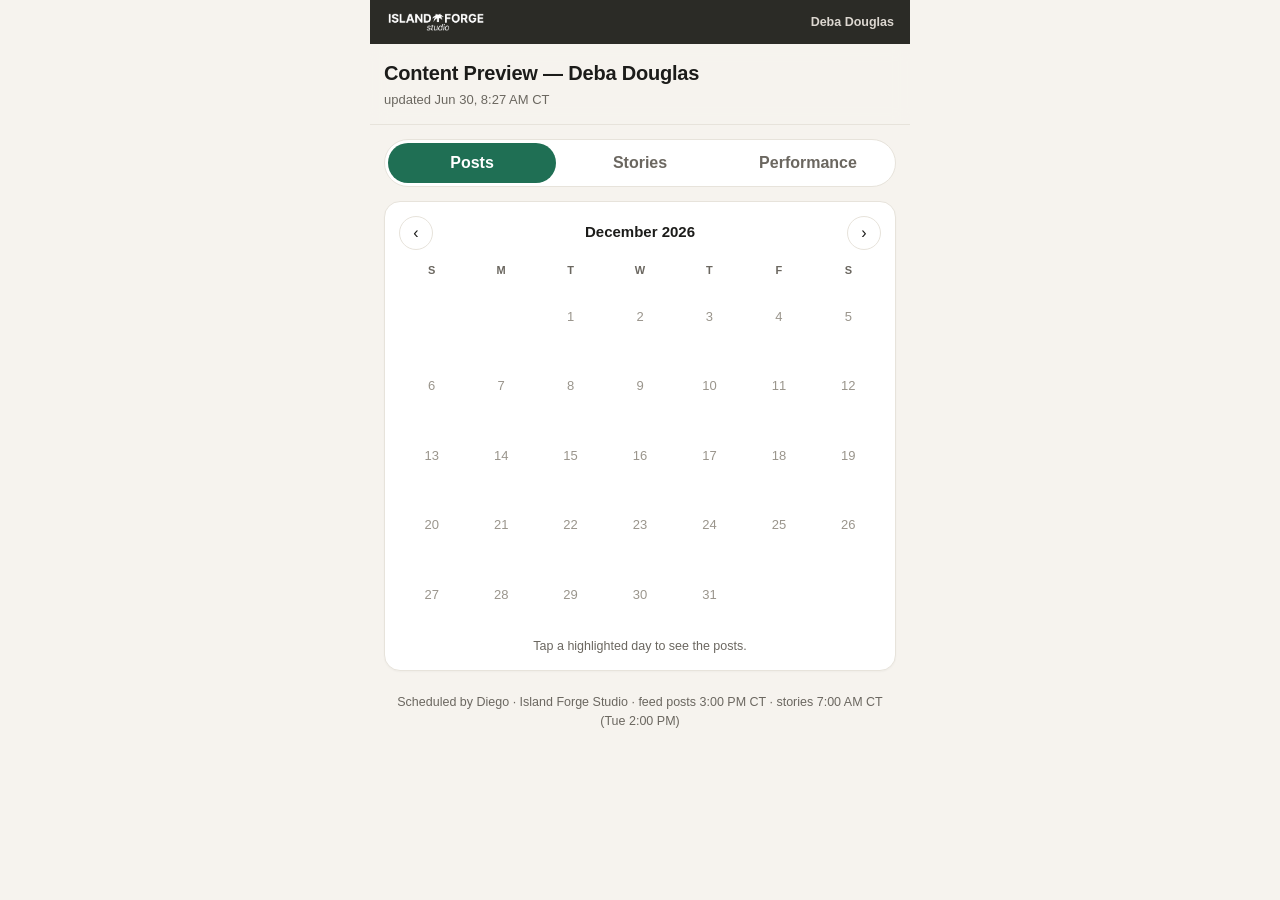
<file: content-preview/index.html>
<!doctype html><meta charset="utf-8"><meta http-equiv="refresh" content="0; url=clients/deba/"><link rel="canonical" href="clients/deba/"><title>Redirecting…</title><a href="clients/deba/">Continue →</a>
</file>
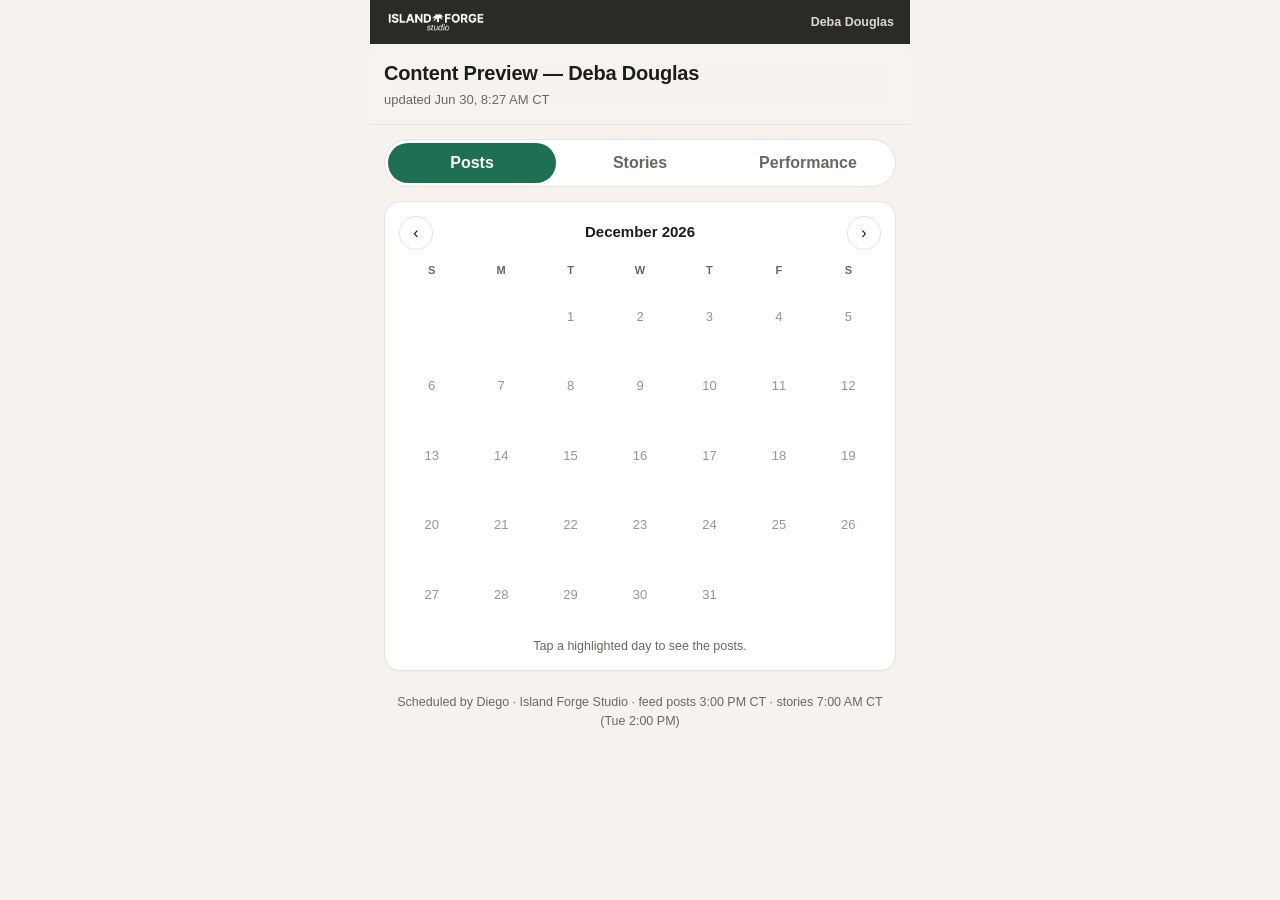
<file: content-preview/clients/deba/index.html>
<!doctype html><html lang="en"><head>
<meta charset="utf-8"><meta name="viewport" content="width=device-width, initial-scale=1, viewport-fit=cover">
<title>Content Preview — Deba Douglas</title>
<style>
 :root{--ink:#1c1c1a;--muted:#6b6760;--line:#e7e3db;--bg:#f6f3ee;--card:#fff;--accent:#1f6f54;--soft:#e8f1ec;--chip:#f0ece4}
 *{box-sizing:border-box;-webkit-text-size-adjust:100%}
 body{margin:0;background:var(--bg);color:var(--ink);font:16px/1.5 -apple-system,BlinkMacSystemFont,"Segoe UI",Roboto,Helvetica,Arial,sans-serif}
 .wrap{max-width:540px;margin:0 auto;padding:16px 14px calc(40px + env(safe-area-inset-bottom))}
 .ifbar{display:flex;align-items:center;justify-content:space-between;background:#2B2B26;margin:-16px -14px 0;padding:11px 16px}
 .ifbar img{height:22px;width:auto;display:block}
 .ifbar .rep{color:#FBF5EE;font-size:12.5px;font-weight:600;opacity:.85}
 .top{position:sticky;top:0;background:rgba(246,243,238,.92);backdrop-filter:blur(8px);margin:0 -14px 14px;padding:14px;border-bottom:1px solid var(--line);z-index:5}
 h1{font-size:20px;margin:0;letter-spacing:-.01em} .meta{color:var(--muted);font-size:13px;margin-top:2px}
 .banner{background:var(--soft);border:1px solid #cfe2d8;color:#16503c;border-radius:12px;padding:11px 13px;font-size:13.5px;margin:0 0 16px}
 .tabs{display:flex;gap:0;border:1px solid var(--line);border-radius:999px;padding:3px;margin:0 0 14px;background:var(--card)}
 .tab{flex:1;border:none;background:transparent;color:var(--muted);font:inherit;font-weight:600;padding:8px 0;border-radius:999px;cursor:pointer}
 .tab.on{background:var(--accent);color:#fff}
 .card{background:var(--card);border:1px solid var(--line);border-radius:16px;padding:14px;margin-bottom:16px;box-shadow:0 1px 2px rgba(0,0,0,.03)}
 .calnav{display:flex;align-items:center;justify-content:space-between;margin:0 0 10px}
 .calnav button{border:1px solid var(--line);background:var(--card);width:34px;height:34px;border-radius:50%;font-size:16px;cursor:pointer;color:var(--ink)}
 .calnav .calhead{font-weight:700;font-size:15px}
 .cal{display:grid;grid-template-columns:repeat(7,1fr);gap:4px}
 .cdow{text-align:center;font-size:11px;font-weight:700;color:var(--muted);padding:2px 0}
 .ccell{aspect-ratio:1/1;display:flex;flex-direction:column;align-items:center;justify-content:center;font-size:13px;color:#9a958c;border-radius:10px;position:relative}
 .ccell.empty{visibility:hidden}
 .ccell.has{background:var(--soft);color:var(--accent);font-weight:700;cursor:pointer;border:1px solid #cfe2d8}
 .dot{width:6px;height:6px;border-radius:50%;background:var(--accent);margin-top:3px}
 .snote{font-size:12.5px;color:var(--muted);margin:10px 0 0;text-align:center}
 .kpis{display:grid;grid-template-columns:repeat(2,1fr);gap:10px;margin-bottom:10px}
 .kpi{background:var(--soft);border:1px solid #cfe2d8;border-radius:12px;padding:14px}
 .kval{font-size:24px;font-weight:700;color:#16503c}
 .klabel{font-size:13px;color:var(--muted);margin-top:2px}
 .ksub{font-size:11.5px;color:var(--muted);margin-top:2px}
 .topcar{display:flex;gap:10px;overflow-x:auto;scroll-snap-type:x mandatory;-webkit-overflow-scrolling:touch;padding-bottom:6px}
 .tslide{flex:0 0 100%;scroll-snap-align:center}
 .ptable{width:100%;border-collapse:collapse;font-size:13px;margin-top:8px}
 .ptable th,.ptable td{text-align:left;padding:5px 6px;border-bottom:1px solid var(--line)}
 .ptable td:not(:first-child),.ptable th:not(:first-child){text-align:right}
 .subhead{font-weight:600;font-size:13px;margin:12px 0 4px}
 .bar{display:flex;align-items:center;gap:8px;margin:4px 0;font-size:13px}
 .blabel{width:88px;color:var(--muted)}
 .btrack{flex:1;height:8px;background:var(--line);border-radius:999px;overflow:hidden}
 .bfill{display:block;height:100%;background:var(--accent)}
 .bpct{width:44px;text-align:right;color:var(--muted)}
 .toppost{border-top:1px solid var(--line);padding:10px 0}
 .tp-stats{font-size:12.5px;color:var(--muted);margin:2px 0 4px}
 .tp-link{font-size:13px;font-weight:600;color:var(--accent);text-decoration:none}
 video,.gallery img{width:100%;max-width:320px;display:block;margin:0 auto 10px;border-radius:14px;background:#000;aspect-ratio:9/16;object-fit:cover}
 .gallery{display:flex;gap:8px;overflow-x:auto} .gallery img{height:300px;width:auto}
 .count{font-size:12.5px;color:var(--muted);margin-bottom:6px}
 .post{border-top:1px solid var(--line);padding-top:12px;margin-top:12px} .post:first-child{border-top:none;margin-top:0;padding-top:0}
 .pmeta{display:flex;flex-wrap:wrap;gap:8px;align-items:center;margin:0 0 6px}
 .ptime{background:var(--accent);color:#fff;font-weight:600;font-size:12.5px;padding:3px 10px;border-radius:999px}
 .cta{background:var(--soft);color:#16503c;border:1px solid #cfe2d8;font-weight:600;font-size:12.5px;padding:3px 10px;border-radius:999px}
 .ptitle{font-size:15px;font-weight:600;margin:0 0 8px;line-height:1.3;color:var(--muted)}
 .schip{font-size:13.5px;color:var(--ink);margin-top:4px}
 .chips{display:flex;flex-wrap:wrap;gap:6px;margin-bottom:4px}
 .chip{background:var(--chip);border:1px solid var(--line);border-radius:999px;padding:4px 11px;font-size:12.5px;color:#4a463f}
 details{margin-top:10px;border-top:1px solid var(--line)}
 summary{cursor:pointer;list-style:none;padding:12px 2px 4px;font-size:14px;font-weight:600;color:var(--accent)}
 summary::-webkit-details-marker{display:none} summary:after{content:" ▾";color:var(--muted)}
 .cap{border-top:1px dashed var(--line);padding:11px 0} .cap:first-child{border-top:none}
 .cap h4{margin:0 0 4px;font-size:12px;text-transform:uppercase;letter-spacing:.05em;color:var(--muted)}
 .cap p{margin:0;white-space:pre-wrap;font-size:14px}
 .modal{position:fixed;inset:0;z-index:50;display:flex;align-items:center;justify-content:center;padding:18px}
 .modal[hidden]{display:none}
 .mback{position:absolute;inset:0;background:rgba(20,20,18,.62);backdrop-filter:blur(2px)}
 .msheet{position:relative;background:var(--card);border-radius:18px;padding:16px;max-width:360px;width:100%;max-height:92vh;overflow:auto;box-shadow:0 12px 40px rgba(0,0,0,.3)}
 .mclose{position:absolute;top:8px;right:8px;border:none;background:#0000000d;width:30px;height:30px;border-radius:50%;font-size:15px;cursor:pointer;color:var(--ink)}
 .mday{font-size:13px;font-weight:700;color:var(--accent);margin:2px 0 10px}
 footer{color:var(--muted);font-size:12.5px;text-align:center;margin-top:22px}
</style></head><body><div class="wrap">
 <div class="ifbar"><img src="[data-uri]" alt="Island Forge Studio"><span class="rep">Deba Douglas</span></div>
 <div class="top"><h1>Content Preview — Deba Douglas</h1><div class="meta">updated Jun 30, 8:27 AM CT</div></div>
 <div class="tabs">
   <button class="tab on" data-tab="posts">Posts</button>
   <button class="tab" data-tab="stories">Stories</button>
   <button class="tab" data-tab="performance">Performance</button>
 </div>
 <section class="card" id="calcard">
   <div class="calnav"><button id="prev" aria-label="Previous month">‹</button>
     <div class="calhead" id="calhead"></div>
     <button id="next" aria-label="Next month">›</button></div>
   <div class="cal" id="cal"></div>
   <p class="snote" id="snote"></p>
 </section>
 <section class="card" id="perf" hidden>
      <div class="kpis"><div class="kpi"><div class="kval">35</div><div class="klabel">Bookings</div><div class=ksub>Calendly</div></div><div class="kpi"><div class="kval">272,064</div><div class="klabel">Total views</div><div class=ksub>all platforms · 60 days</div></div><div class="kpi"><div class="kval">8,794</div><div class="klabel">Engagement</div><div class=ksub>3.2% of views</div></div><div class="kpi"><div class="kval">14,707</div><div class="klabel">Followers</div><div class=ksub>+161 recently</div></div></div>
      <div class="calhead" style="margin-top:16px">Followers by platform</div><table class="ptable"><tr><th>Platform</th><th>Followers</th><th>Gained</th></tr><tr><td>Facebook</td><td>7,112</td><td>+156 <span class="cta">Apr 30, 2026 – Jun 29, 2026</span></td></tr><tr><td>Instagram</td><td>5,464</td><td>+5 <span class="cta">30d</span></td></tr><tr><td>LinkedIn</td><td>1,116</td><td>—</td></tr><tr><td>TikTok</td><td>736</td><td>—</td></tr><tr><td>YouTube</td><td>279</td><td>—</td></tr></table><p class="snote" style="text-align:left;margin:6px 0 0">Growth uses Buffer new-follows (Instagram) and the Facebook dashboard figure for now; an exact 30-day number for every platform builds once a month of weekly snapshots accrues.</p>
      <div class="calhead" style="margin-top:16px">Top posts</div><div class="topcar"><div class="tslide"><video controls preload="none" playsinline poster="https://buffer-updates-media-backfill-bucket.s3.amazonaws.com/67e362b288f79c93410af3fb/6a1cb662c687a22dd4484705/6a218763a13169b278dfd3ea_thumbnail.jpg" src="https://scontent-iad3-1.cdninstagram.com/o1/v/t2/f2/m86/AQN8ncurY8h6srEB62Hfs5b9F6XGKcWwBP1iDc4lGThdds8LTUvFQtpQIhhlRHl-NcBME-2HL-9YuWlEhfd5hjm6mFMG32lbC0tyv9U.mp4?_nc_cat=110&amp;_nc_sid=5e9851&amp;_nc_ht=scontent-iad3-1.cdninstagram.com&amp;_nc_ohc=S_P4RMXG4ZYQ7kNvwGOSFog&amp;efg=[base64]%3D&amp;ccb=17-1&amp;vs=ba59aee4ad540c1b&amp;_nc_vs=[base64]&amp;_nc_gid=qo2w6ulOUvVLVg3FZFO_UA&amp;edm=ANQ71j8EAAAA&amp;_nc_zt=28&amp;_nc_tpa=Q5bMBQEK_8B9MCVMTcPedCOtkLYcKatDZY9wP9TO8sryY9en8PaLvouASNZKQmyo_YitYw36NuuGGtnoZA&amp;oh=00_Af8UJxijz8bDNLH5a3rgT7M8rTpvIsE0IaOU6EmSeFkKlg&amp;oe=6A2355BB"></video><div class="pmeta"><span class="ptime">instagram</span><span class="cta">3,610 views</span><span class="cta">75 likes</span><span class="cta">7 comments</span><span class="cta">9 shares</span><span class="cta">3 saves</span></div><div class="ptitle">“I lost a big chunk of money right…</div></div><div class="tslide"><video controls preload="none" playsinline poster="https://buffer-media-uploads.s3.amazonaws.com/67e362b288f79c93410af3f9/uploads/1780318132115/3fa10ea8-c79c-49e3-a345-a17531fe2604.png" src="https://buffer-media-uploads.s3.amazonaws.com/67e362b27bd165d61f0cf784/6a1d71339491da0b2c056dee/b1137d95bc47c5594d372a7d31c71ff9.original_transcoded.mp4"></video><div class="pmeta"><span class="ptime">instagram</span><span class="cta">2,880 views</span><span class="cta">89 likes</span><span class="cta">14 comments</span><span class="cta">16 shares</span><span class="cta">4 saves</span></div><div class="ptitle">My student just netted $28K on his flip.…</div></div><div class="tslide"><video controls preload="none" playsinline poster="https://buffer-updates-media-backfill-bucket.s3.amazonaws.com/67e362b288f79c93410af3fb/6a1cb662c687a22dd4484705/6a2cc6bdf3a0a758abe0021f_thumbnail.jpg" src="https://scontent-iad3-1.cdninstagram.com/o1/v/t2/f2/m86/AQNU1h3HQ2g3Rjvse42iCeMKjN-P2KZ4Z5XAHM4vVKWdhpGBAUAMXpAEScHQE67aBDb4mXqJXFStO2LeQypA-ois3fQUzXYjBOfH6PE.mp4?_nc_cat=104&amp;_nc_sid=5e9851&amp;_nc_ht=scontent-iad3-1.cdninstagram.com&amp;_nc_ohc=ZQNBY3ZanR4Q7kNvwGmKmw5&amp;efg=[base64]&amp;ccb=17-1&amp;vs=a2b39bb6292618d1&amp;_nc_vs=[base64]&amp;_nc_gid=yFJ4SUSwPLGJd1zO4gcEMg&amp;edm=AM6HXa8EAAAA&amp;_nc_zt=28&amp;oh=00_Af_Xhwc8QHa0uAAP65uUyakXg0LxxCR7GkKKidoE5D06qA&amp;oe=6A2EBB01"></video><div class="pmeta"><span class="ptime">instagram</span><span class="cta">2,578 views</span><span class="cta">137 likes</span><span class="cta">5 comments</span><span class="cta">4 shares</span></div><div class="ptitle">I said I was gonna be mad. I…</div></div><div class="tslide"><video controls preload="none" playsinline poster="https://buffer-updates-media-backfill-bucket.s3.amazonaws.com/67e362b288f79c93410af3fb/6a1cb662c687a22dd4484705/6a2845bdabca0868ad8a94ab_thumbnail.jpg" src="https://scontent-iad3-1.cdninstagram.com/o1/v/t2/f2/m86/AQNSKTfVaAjdRQckR5V89ncSfjikcrFtdeMTl13zTQT9FmsvB7hI9aYJx0tF2YoVwMBb4Z634cQQhGiXFKtJP5OZgmfxGicll4WPIOI.mp4?_nc_cat=108&amp;_nc_sid=5e9851&amp;_nc_ht=scontent-iad3-1.cdninstagram.com&amp;_nc_ohc=mIT8fU0wWIUQ7kNvwGAFL4P&amp;efg=[base64]&amp;ccb=17-1&amp;vs=14002e882d13ce66&amp;_nc_vs=[base64]&amp;_nc_gid=suZF8bB9HbfKefrs51g5gQ&amp;edm=ANQ71j8EAAAA&amp;_nc_zt=28&amp;_nc_tpa=Q5bMBQGcHiXMHZ9ob1JJklzeUcz292EU66OFYq8n9f7lN0G8X8wMHpL28eRPkTRQt3doAAF8L9joKuVDjw&amp;oh=00_Af9gx2dWihdwCO9itycuL9pjNKZuPSwurV_ankpsrSwMTw&amp;oe=6A2A23E9"></video><div class="pmeta"><span class="ptime">instagram</span><span class="cta">2,334 views</span><span class="cta">153 likes</span><span class="cta">38 comments</span><span class="cta">14 shares</span><span class="cta">3 saves</span></div><div class="ptitle">“I’m trying to contain myself.” 😄 Meet @internationalphife,…</div></div><div class="tslide"><video controls preload="none" playsinline poster="https://buffer-updates-media-backfill-bucket.s3.amazonaws.com/67e362b288f79c93410af3fb/6a1cb662c687a22dd4484705/6a1cb66408fdc25786a47c7b_thumbnail.jpg" src="https://scontent-iad3-1.cdninstagram.com/o1/v/t2/f2/m86/AQMAxfJdMC3iixGZJSUpxoq74Qpa7HdLf3ai7docAj5QFTRIogziqxMpvxRadD42FamoDtP6Jv4RB-dg4P0Y6yvimSxf8xlErpbLBdI.mp4?_nc_cat=110&amp;_nc_sid=5e9851&amp;_nc_ht=scontent-iad3-1.cdninstagram.com&amp;_nc_ohc=I5x8yPJnhf4Q7kNvwFJwLcy&amp;efg=[base64]%3D&amp;ccb=17-1&amp;vs=ca8f63d697a910b4&amp;_nc_vs=[base64]&amp;_nc_gid=eET9RVmj-xAFAKhwfuJCPg&amp;edm=ANo9K5cEAAAA&amp;_nc_zt=28&amp;_nc_tpa=Q5bMBQGAqRkeDZ2tc56LGRYFuV-TxpbM1I1DZpAHllChvdDGNK-VFlyA60yfon13fWMBhfIrsgIrVS6Zdg&amp;oh=00_Af-UTk3mwHeglAxh_EUdmSQ009vfsahVHKd8KRSqWIV2AA&amp;oe=6A1EAD6F"></video><div class="pmeta"><span class="ptime">instagram</span><span class="cta">2,193 views</span><span class="cta">123 likes</span><span class="cta">6 comments</span><span class="cta">8 shares</span><span class="cta">2 saves</span></div><div class="ptitle">Reconnected with an old college friend 🤝📚 and…</div></div></div><p class="snote">swipe to see the top 5 →</p>
      <details><summary>By platform</summary>
        <table class="ptable"><tr><th>Platform</th><th>Views</th><th>Eng</th><th>Rate</th></tr><tr><td>facebook</td><td>187,216</td><td>5,607</td><td>3.0%</td></tr><tr><td>instagram</td><td>59,120</td><td>2,626</td><td>4.4%</td></tr><tr><td>tiktok</td><td>16,162</td><td>422</td><td>2.6%</td></tr><tr><td>youtube</td><td>7,571</td><td>65</td><td>0.9%</td></tr><tr><td>linkedin</td><td>1,995</td><td>74</td><td>3.7%</td></tr></table>
      </details>
      <details>
      <summary>Facebook — top posts by views</summary>
      <p class="snote" style="text-align:left;margin:6px 0 2px">187,216 views · 5,607 engagement · 3.0% rate</p>
      
      <div class="subhead">Top posts</div>
      <div class="toppost"><div class="pmeta"><span class="ptime">808 views</span><span class="cta">Video</span><span class="cta">2026-06-01</span></div><div class="ptitle">My student just netted $28K on his flip.…</div><div class="tp-stats">2 likes · 1 comments · 4 shares</div><a class="tp-link" href="https://www.facebook.com/reel/1684214235957829/" target="_blank" rel="noopener">View post →</a></div><div class="toppost"><div class="pmeta"><span class="ptime">313 views</span><span class="cta">Video</span><span class="cta">2026-06-02</span></div><div class="ptitle">Is working a 9-5 job something you want…</div><div class="tp-stats">2 likes · 1 shares</div><a class="tp-link" href="https://www.facebook.com/reel/1000818495971526/" target="_blank" rel="noopener">View post →</a></div><div class="toppost"><div class="pmeta"><span class="ptime">235 views</span><span class="cta">Video</span><span class="cta">2026-06-24</span></div><div class="ptitle">How to make money with one skill. 💰…</div><div class="tp-stats"></div><a class="tp-link" href="https://facebook.com/324502310753290_122220421094357658" target="_blank" rel="noopener">View post →</a></div><div class="toppost"><div class="pmeta"><span class="ptime">225 views</span><span class="cta">Video</span><span class="cta">2026-06-25</span></div><div class="ptitle">We asked our clients: &quot;What makes Deba a…</div><div class="tp-stats"></div><a class="tp-link" href="https://facebook.com/324502310753290_122220523802357658" target="_blank" rel="noopener">View post →</a></div><div class="toppost"><div class="pmeta"><span class="ptime">223 views</span><span class="cta">Video</span><span class="cta">2026-06-03</span></div><div class="ptitle">$28K profit on his flip. 💰 Israel didn&#x27;t…</div><div class="tp-stats">2 likes</div><a class="tp-link" href="https://www.facebook.com/reel/1566901598774354/" target="_blank" rel="noopener">View post →</a></div>
    </details><details>
      <summary>TikTok — top posts by views</summary>
      <p class="snote" style="text-align:left;margin:6px 0 2px">16,162 views · 422 engagement · 2.6% rate</p>
      <div class="subhead">Views by content type</div><div class="bar"><span class="blabel">Video</span><span class="btrack"><span class="bfill" style="width:56%"></span></span><span class="bpct">56%</span></div><div class="bar"><span class="blabel">Image</span><span class="btrack"><span class="bfill" style="width:44%"></span></span><span class="bpct">44%</span></div>
      <div class="subhead">Top posts</div>
      <div class="toppost"><div class="pmeta"><span class="ptime">1,227 views</span><span class="cta">Image</span><span class="cta">2026-06-16</span></div><div class="ptitle">When I was still a principal, nobody handed…</div><div class="tp-stats">28 likes</div><a class="tp-link" href="https://www.tiktok.com/@debaflipstexas/video/7652074298718424334?utm_campaign=tt4d_open_api&amp;utm_source=7103819247981182978" target="_blank" rel="noopener">View post →</a></div><div class="toppost"><div class="pmeta"><span class="ptime">924 views</span><span class="cta">Video</span><span class="cta">2026-05-23</span></div><div class="ptitle">our bank said no. Your network said yes.…</div><div class="tp-stats">30 likes</div><a class="tp-link" href="https://www.tiktok.com/@debaflipstexas/video/7643138253566070029?utm_campaign=tt4d_open_api&amp;utm_source=7103819247981182978" target="_blank" rel="noopener">View post →</a></div><div class="toppost"><div class="pmeta"><span class="ptime">901 views</span><span class="cta">Video</span><span class="cta">2026-05-16</span></div><div class="ptitle">The first step to becoming a real estate…</div><div class="tp-stats">36 likes · 1 shares</div><a class="tp-link" href="https://www.tiktok.com/@debaflipstexas/video/7640548774460345613?utm_campaign=tt4d_open_api&amp;utm_source=7103819247981182978" target="_blank" rel="noopener">View post →</a></div><div class="toppost"><div class="pmeta"><span class="ptime">885 views</span><span class="cta">Image</span><span class="cta">2026-05-19</span></div><div class="ptitle">Nobody builds wealth alone. 🏡✨ I&#x27;ve spent years…</div><div class="tp-stats">19 likes</div><a class="tp-link" href="https://www.tiktok.com/@debaflipstexas/video/7641669058529660174?utm_campaign=tt4d_open_api&amp;utm_source=7103819247981182978" target="_blank" rel="noopener">View post →</a></div><div class="toppost"><div class="pmeta"><span class="ptime">867 views</span><span class="cta">Video</span><span class="cta">2026-05-09</span></div><div class="ptitle">Nobody cares about the story. The numbers either…</div><div class="tp-stats">17 likes</div><a class="tp-link" href="https://www.tiktok.com/@debaflipstexas/video/7637943130716753166?utm_campaign=tt4d_open_api&amp;utm_source=7103819247981182978" target="_blank" rel="noopener">View post →</a></div>
    </details><details>
      <summary>YouTube — top posts by views</summary>
      <p class="snote" style="text-align:left;margin:6px 0 2px">7,571 views · 65 engagement · 0.9% rate</p>
      
      <div class="subhead">Top posts</div>
      <div class="toppost"><div class="pmeta"><span class="ptime">1,650 views</span><span class="cta">Video</span><span class="cta">2026-06-22</span></div><div class="ptitle">Do it sooner. Just go in. 🙌🏾 Joshua…</div><div class="tp-stats">9 likes</div><a class="tp-link" href="https://www.youtube.com/shorts/Q8UV0y7Q9gk" target="_blank" rel="noopener">View post →</a></div><div class="toppost"><div class="pmeta"><span class="ptime">1,146 views</span><span class="cta">Video</span><span class="cta">2026-06-07</span></div><div class="ptitle">Is working a 9-5 job something you want…</div><div class="tp-stats">3 likes</div><a class="tp-link" href="https://www.youtube.com/shorts/88TeQaLVFpw" target="_blank" rel="noopener">View post →</a></div><div class="toppost"><div class="pmeta"><span class="ptime">1,044 views</span><span class="cta">Video</span><span class="cta">2026-06-02</span></div><div class="ptitle">Is working a 9-5 job something you want…</div><div class="tp-stats">4 likes</div><a class="tp-link" href="https://www.youtube.com/shorts/iQ1DFqJ3L_c" target="_blank" rel="noopener">View post →</a></div><div class="toppost"><div class="pmeta"><span class="ptime">1,033 views</span><span class="cta">Video</span><span class="cta">2026-06-11</span></div><div class="ptitle">“How do I get the money?” 💰 I…</div><div class="tp-stats">16 likes</div><a class="tp-link" href="https://www.youtube.com/shorts/nCsh_6PV1zY" target="_blank" rel="noopener">View post →</a></div><div class="toppost"><div class="pmeta"><span class="ptime">936 views</span><span class="cta">Video</span><span class="cta">2026-06-04</span></div><div class="ptitle">&quot;I lost a big chunk of money right…</div><div class="tp-stats">2 likes</div><a class="tp-link" href="https://www.youtube.com/shorts/laKmOrqRKiA" target="_blank" rel="noopener">View post →</a></div>
    </details><details>
      <summary>LinkedIn — top posts by views</summary>
      <p class="snote" style="text-align:left;margin:6px 0 2px">1,995 views · 74 engagement · 3.7% rate</p>
      <div class="subhead">Views by content type</div><div class="bar"><span class="blabel">Video</span><span class="btrack"><span class="bfill" style="width:71%"></span></span><span class="bpct">71%</span></div><div class="bar"><span class="blabel">Image</span><span class="btrack"><span class="bfill" style="width:29%"></span></span><span class="bpct">29%</span></div>
      <div class="subhead">Top posts</div>
      <div class="toppost"><div class="pmeta"><span class="ptime">181 views</span><span class="cta">Video</span><span class="cta">2026-05-21</span></div><div class="ptitle">Still waiting around at your properties for in-person…</div><div class="tp-stats">7 likes · 18 min watched</div><a class="tp-link" href="https://www.linkedin.com/feed/update/urn:li:ugcPost:7463265966945165312" target="_blank" rel="noopener">View post →</a></div><div class="toppost"><div class="pmeta"><span class="ptime">147 views</span><span class="cta">Video</span><span class="cta">2026-06-04</span></div><div class="ptitle">Delays cost time AND money. If your draw…</div><div class="tp-stats">6 likes · 10.1 min watched</div><a class="tp-link" href="https://www.linkedin.com/feed/update/urn:li:ugcPost:7468333116714065920" target="_blank" rel="noopener">View post →</a></div><div class="toppost"><div class="pmeta"><span class="ptime">85 views</span><span class="cta">Image</span><span class="cta">2026-06-21</span></div><div class="ptitle">Happy Father&#x27;s Day to the man who builds…</div><div class="tp-stats">9 likes</div><a class="tp-link" href="https://www.linkedin.com/feed/update/urn:li:ugcPost:7474506548640210944" target="_blank" rel="noopener">View post →</a></div><div class="toppost"><div class="pmeta"><span class="ptime">73 views</span><span class="cta">Image</span><span class="cta">2026-06-16</span></div><div class="ptitle">7 rules before you make your first real…</div><div class="tp-stats">1 likes</div><a class="tp-link" href="https://www.linkedin.com/feed/update/urn:li:ugcPost:7472728386579378176" target="_blank" rel="noopener">View post →</a></div><div class="toppost"><div class="pmeta"><span class="ptime">68 views</span><span class="cta">Video</span><span class="cta">2026-05-28</span></div><div class="ptitle">Raise your hand if you are tired of…</div><div class="tp-stats">1 likes · 4.4 min watched</div><a class="tp-link" href="https://www.linkedin.com/feed/update/urn:li:ugcPost:7465796711664345088" target="_blank" rel="noopener">View post →</a></div>
    </details>
      <details>
      <summary>Instagram breakdown</summary>
      <p class="snote" style="text-align:left;margin:6px 0 2px">59,120 views · 37,063 reach · 2,626 engagement · 64 saves · +8 new follows</p>
      
      <div class="subhead">Top Instagram posts (by views)</div>
      <div class="toppost"><div class="pmeta"><span class="ptime">3,610 views</span><span class="cta">Video</span><span class="cta">2026-06-04</span></div><div class="ptitle">“I lost a big chunk of money right…</div><div class="tp-stats">75 likes · 7 comments · 3 saves · 9 shares</div><a class="tp-link" href="https://www.instagram.com/reel/DZKpTUnxsca/" target="_blank" rel="noopener">View post →</a></div><div class="toppost"><div class="pmeta"><span class="ptime">2,880 views</span><span class="cta">Video</span><span class="cta">2026-06-01</span></div><div class="ptitle">My student just netted $28K on his flip.…</div><div class="tp-stats">89 likes · 14 comments · 4 saves · 16 shares</div><a class="tp-link" href="https://www.instagram.com/reel/DZC4U_ygLVg/" target="_blank" rel="noopener">View post →</a></div><div class="toppost"><div class="pmeta"><span class="ptime">2,578 views</span><span class="cta">Video</span><span class="cta">2026-06-12</span></div><div class="ptitle">I said I was gonna be mad. I…</div><div class="tp-stats">137 likes · 5 comments · 4 shares</div><a class="tp-link" href="https://www.instagram.com/reel/DZfl1DqxD7j/" target="_blank" rel="noopener">View post →</a></div><div class="toppost"><div class="pmeta"><span class="ptime">2,334 views</span><span class="cta">Video</span><span class="cta">2026-06-09</span></div><div class="ptitle">“I’m trying to contain myself.” 😄 Meet @internationalphife,…</div><div class="tp-stats">153 likes · 38 comments · 3 saves · 14 shares</div><a class="tp-link" href="https://www.instagram.com/reel/DZX05qQRpPN/" target="_blank" rel="noopener">View post →</a></div><div class="toppost"><div class="pmeta"><span class="ptime">2,193 views</span><span class="cta">Video</span><span class="cta">2026-05-13</span></div><div class="ptitle">Reconnected with an old college friend 🤝📚 and…</div><div class="tp-stats">123 likes · 6 comments · 2 saves · 8 shares</div><a class="tp-link" href="https://www.instagram.com/reel/DYSahq2RM-5/" target="_blank" rel="noopener">View post →</a></div>
    </details>
      <details>
      <summary>Facebook reach breakdown (Apr 30, 2026 – Jun 29, 2026)</summary>
      <div class="subhead">Views by content type</div><div class="bar"><span class="blabel">Photo</span><span class="btrack"><span class="bfill" style="width:53.6%"></span></span><span class="bpct">53.6%</span></div><div class="bar"><span class="blabel">Reel</span><span class="btrack"><span class="bfill" style="width:30.9%"></span></span><span class="bpct">30.9%</span></div><div class="bar"><span class="blabel">Text</span><span class="btrack"><span class="bfill" style="width:10.0%"></span></span><span class="bpct">10.0%</span></div><div class="bar"><span class="blabel">Other</span><span class="btrack"><span class="bfill" style="width:5.3%"></span></span><span class="bpct">5.3%</span></div><div class="bar"><span class="blabel">Link</span><span class="btrack"><span class="bfill" style="width:0.3%"></span></span><span class="bpct">0.3%</span></div>
      
      <div class="subhead">Top Facebook posts (by views)</div>
      <div class="toppost"><div class="pmeta"><span class="ptime">7,396 views</span><span class="cta">Photo</span><span class="cta">05/11/2026</span></div><div class="ptitle">Your gifts will make room for you. ❤️ Today,…</div><div class="tp-stats">392 reactions · 120 comments · 4 shares · 2 saves</div><a class="tp-link" href="https://www.facebook.com/deba.douglas/posts/pfbid02rm88DfidRmZYrUfoqWj3qiLH9YyWERi6w4UMGr3XxF1WB73Sm5KjXiK5RBKwzFXel" target="_blank" rel="noopener">View post →</a></div><div class="toppost"><div class="pmeta"><span class="ptime">3,592 views</span><span class="cta">Photo</span><span class="cta">05/14/2026</span></div><div class="ptitle">Tune in to Good Morning Texas today at 9am f…</div><div class="tp-stats">205 reactions · 40 comments · 2 shares</div><a class="tp-link" href="https://www.facebook.com/deba.douglas/posts/pfbid0aUTURpAGTqp5cVpn8rS9FvpTWWziLQv2JFcEYDE4fjKEuC9KYxtQZdzQCZ8jC2sSl" target="_blank" rel="noopener">View post →</a></div><div class="toppost"><div class="pmeta"><span class="ptime">3,437 views</span><span class="cta">Text</span><span class="cta">05/20/2026</span></div><div class="ptitle">Trying to figure out what closing gift to ge…</div><div class="tp-stats">26 reactions · 23 comments · 0 shares</div><a class="tp-link" href="https://www.facebook.com/deba.douglas/posts/pfbid02FW48PGurwZ53wtLBhhn7D5JASFPgDwxzZyiBQHRJs5zFk9SxuGvVgLcqCi7axQcil" target="_blank" rel="noopener">View post →</a></div><div class="toppost"><div class="pmeta"><span class="ptime">3,410 views</span><span class="cta">Content</span><span class="cta">05/20/2026</span></div><div class="ptitle">Today was one of those full circle moments… …</div><div class="tp-stats">160 reactions · 40 comments · 0 shares · 1 saves</div><a class="tp-link" href="https://www.facebook.com/deba.douglas/posts/pfbid0LxSMGrvDhWJE4bXtVFZhCMw3v3qpGEWqxt5pH1yxYYs7TYDg1uweabwZGvfntfnol" target="_blank" rel="noopener">View post →</a></div><div class="toppost"><div class="pmeta"><span class="ptime">2,925 views</span><span class="cta">Photo</span><span class="cta">06/20/2026</span></div><div class="ptitle">Why didn’t y’all tell me I hold the mic like…</div><div class="tp-stats">89 reactions · 19 comments · 0 shares</div><a class="tp-link" href="https://www.facebook.com/deba.douglas/posts/pfbid0oHXH2mNq6HgkbnV4ozxjKPkERb63kgtVZ7UVUsfXhMsPW61gTSz2GSszmSi29zKal" target="_blank" rel="noopener">View post →</a></div>
    </details>
      <p class="snote">Updated Jun 30, 8:27 AM CT</p>
    </section>
 <footer>Scheduled by Diego · Island Forge Studio · feed posts 3:00 PM CT · stories 7:00 AM CT (Tue 2:00 PM)</footer>
</div>
<div id="dmodal" class="modal" hidden><div class="mback"></div>
 <div class="msheet"><button class="mclose" aria-label="Close">✕</button>
  <div class="mday"></div><div class="mbody"></div></div></div>
<script>
 var DATA={"posts": {"2026-06-01": ["<div class=\"post\">\n      <div class=\"gallery\"><img loading=\"lazy\" src=\"https://buffer-updates-media-backfill-bucket.s3.amazonaws.com/67e362b288f79c93410af3fb/6a1cb7a4c687a22dd4484a78/6a1dddebe1444cd67ef6720c_thumbnail.jpg\"></div>\n      <div class=\"pmeta\"><span class=\"ptime\">1:40 PM CT</span><span class=\"cta\">\ud83d\udd17 Link in bio</span></div>\n      <div class=\"ptitle\">#UnderContract \ud83c\udfe1 \ud83d\udccd402 W 4th St\u2026</div>\n      <div class=\"chips\"><span class=\"chip\">linkedin</span></div>\n      <details><summary>Captions per platform</summary><div class=\"caps\"><div class=\"cap\"><h4>linkedin</h4><p>#UnderContract \ud83c\udfe1\n\ud83d\udccd402 W 4th St #1, Kaufman, TX 75142\n\ud83d\udecf\ufe0f 3 Bedrooms | \ud83d\udec1 2 Bathrooms | \ud83d\udccf 1,234 sq ft\nA huge congratulations to my incredible mentee on getting their very first flip property under contract! \ud83c\udfe1\ud83d\udd25\nThis is where the journey truly begins. Every successful real estate investor starts with that first deal, and today marks a major milestone. From learning the strategies to taking action and securing a property, this is proof that consistency and education pay off.\nNow it&#x27;s time to transform this property and turn it into a profitable opportunity!\nDrop a \ud83c\udf89 below to help celebrate this exciting win!\nYour \u201cGo To\u201d Real Estate Team whenever you need local experts. Reach out or refer us for any real estate needs.\nDeba Douglas\nDeba Douglas Realty Group\n\u260e\ufe0f Call us now 972-813-9582\n\ud83d\udce9 Email debadouglasrealtygroup@gmail.com\n\ud83d\udccc Like us on FB : https://lnkd.in/gB9pVFU3\n\ud83d\udccc Follow us on IG : https://lnkd.in/gXhivPwA\nFor a full list of our services visit https://lnkd.in/gb7ca4EQ\n#Debadouglasrealtygroup #realestate #TexasRealtor #TXRealtor #DebaDouglas #RegalRealtors</p></div></div></details>\n    </div>", "<div class=\"post\">\n      <div class=\"gallery\"><img loading=\"lazy\" src=\"https://buffer-updates-media-backfill-bucket.s3.amazonaws.com/67e362b288f79c93410af3fb/6a1cb7a4c687a22dd4484a78/6a1dddebe1444cd67ef671fd_thumbnail.jpg\"></div>\n      <div class=\"pmeta\"><span class=\"ptime\">1:43 PM CT</span><span class=\"cta\">\ud83d\udd17 Link in bio</span></div>\n      <div class=\"ptitle\">#UnderContract \ud83c\udfe1 \ud83d\udccd2404 Lillian St, Fort\u2026</div>\n      <div class=\"chips\"><span class=\"chip\">linkedin</span></div>\n      <details><summary>Captions per platform</summary><div class=\"caps\"><div class=\"cap\"><h4>linkedin</h4><p>#UnderContract \ud83c\udfe1\n\ud83d\udccd2404 Lillian St, Fort Worth, TX 76111\n\ud83d\udecf\ufe0f 3 Bedrooms | \ud83d\udec1 2 Bathrooms | \ud83d\udccf 1,382 sq ft\nMy mentee just got their FIRST flip property under contract! \ud83c\udfe1\ud83d\udc4f\nWhat started as a goal is now becoming a reality. So many people talk about investing in real estate, but taking action is what separates dreamers from doers.\nThis is a reminder that you don&#x27;t have to know everything before you start\u2014you just need the willingness to learn and the courage to take the first step.\nI am beyond proud and excited to watch this project come to life!\nYour \u201cGo To\u201d Real Estate Team whenever you need local experts. Reach out or refer us for any real estate needs.\nDeba Douglas\nDeba Douglas Realty Group\n\u260e\ufe0f Call us now 972-813-9582\n\ud83d\udce9 Email debadouglasrealtygroup@gmail.com\n\ud83d\udccc Like us on FB : https://lnkd.in/gB9pVFU3\n\ud83d\udccc Follow us on IG : https://lnkd.in/gXhivPwA\nFor a full list of our services visit https://lnkd.in/gb7ca4EQ\n#Debadouglasrealtygroup #realestate #TexasRealtor #TXRealtor #DebaDouglas #RegalRealtors</p></div></div></details>\n    </div>", "<div class=\"post\">\n      <div class=\"gallery\"><img loading=\"lazy\" src=\"https://buffer-updates-media-backfill-bucket.s3.amazonaws.com/67e362b288f79c93410af3fb/6a1cb7a4c687a22dd4484a78/6a1dddebe1444cd67ef67204_thumbnail.jpg\"></div>\n      <div class=\"pmeta\"><span class=\"ptime\">1:44 PM CT</span><span class=\"cta\">\ud83d\udd17 Link in bio</span></div>\n      <div class=\"ptitle\">#UnderContract \ud83c\udfe1 \ud83d\udccd2812 E 15th St,\u2026</div>\n      <div class=\"chips\"><span class=\"chip\">linkedin</span></div>\n      <details><summary>Captions per platform</summary><div class=\"caps\"><div class=\"cap\"><h4>linkedin</h4><p>#UnderContract \ud83c\udfe1\n\ud83d\udccd2812 E 15th St, Plano, TX 75074\n\ud83d\udecf\ufe0f 3 Bedrooms | \ud83d\udec1 2 Bathrooms | \ud83d\udccf 1,304 sq ft\nAnother future real estate investor is making moves! \ud83c\udfe1\ud83d\udd25\nMy mentee has officially secured their first flip property and is now UNDER CONTRACT! This is exactly why I love mentoring\u2014watching students go from learning concepts to putting them into action and creating real opportunities for themselves.\nThe hard work is paying off, and this is only the beginning. I can&#x27;t wait to see the transformation and the success that follows!\nJoin me in congratulating them on this amazing achievement! \ud83c\udf89\nYour \u201cGo To\u201d Real Estate Team whenever you need local experts. Reach out or refer us for any real estate needs.\nDeba Douglas\nDeba Douglas Realty Group\n\u260e\ufe0f Call us now 972-813-9582\n\ud83d\udce9 Email debadouglasrealtygroup@gmail.com\n\ud83d\udccc Like us on FB : https://lnkd.in/gB9pVFU3\n\ud83d\udccc Follow us on IG : https://lnkd.in/gXhivPwA\nFor a full list of our services visit https://lnkd.in/gb7ca4EQ\n#Debadouglasrealtygroup #realestate #TexasRealtor #TXRealtor #DebaDouglas #RegalRealtors</p></div></div></details>\n    </div>", "<div class=\"post\">\n      <div class=\"gallery\"><img loading=\"lazy\" src=\"https://buffer-updates-media-backfill-bucket.s3.amazonaws.com/67e362b288f79c93410af3fb/6a1cb7a4c687a22dd4484a78/6a1ee16e8328a99223f13d9b_thumbnail.jpg\"></div>\n      <div class=\"pmeta\"><span class=\"ptime\">4:24 PM CT</span><span class=\"cta\">\ud83d\udd17 Link in bio</span></div>\n      <div class=\"ptitle\">\u2728 Success in real estate isn&#x27;t\u2026</div>\n      <div class=\"chips\"><span class=\"chip\">linkedin</span></div>\n      <details><summary>Captions per platform</summary><div class=\"caps\"><div class=\"cap\"><h4>linkedin</h4><p>\u2728 Success in real estate isn&#x27;t about making one giant leap\u2014it&#x27;s about taking consistent steps every single day.\nWhether you&#x27;re looking for your first deal, raising private money, flipping properties, or growing your rental portfolio, remember that every call, every offer, and every lesson learned is moving you closer to your goals. \ud83c\udfe1\nKeep showing up. Keep learning. Keep taking action. Your future self will thank you for not giving up. \ud83d\udcaa\nWhat&#x27;s one real estate goal you&#x27;re working toward this week? Drop it in the comments! \ud83d\udc47\n#RealEstateMotivation #RealEstateInvestor #RealEstateSuccess #InvestorMindset #RealEstateGoals #WealthBuilding #FinancialFreedom #RealEstateJourney #PropertyInvestor #RealEstateMentor #PassiveIncome #WomenInRealEstate #BuildWealth #MondayMotivation\nYour \u201cGo To\u201d Real Estate Team whenever you need local experts. Reach out or refer us for any real estate needs.\nDeba Douglas\nDeba Douglas Realty Group\n\u260e\ufe0f Call us now 972-813-9582\n\ud83d\udce9 Email debadouglasrealtygroup@gmail.com\n\ud83d\udccc Like us on FB : https://lnkd.in/gB9pVFU3\n\ud83d\udccc Follow us on IG : https://lnkd.in/gXhivPwA\nFor a full list of our services visit https://lnkd.in/gb7ca4EQ\n#Debadouglasrealtygroup #realestate #TexasRealtor #TXRealtor #DebaDouglas #RegalRealtors</p></div></div></details>\n    </div>", "<div class=\"post\">\n      <video controls preload=\"none\" playsinline poster=\"https://buffer-media-uploads.s3.amazonaws.com/67e362b288f79c93410af3f9/uploads/1780314414040/31247818-9b5a-49ab-8c4f-d8ac7218df2a.jpeg\" src=\"https://buffer-media-uploads.s3.amazonaws.com/67e362b27bd165d61f0cf784/6a1d71339491da0b2c056dee/b1137d95bc47c5594d372a7d31c71ff9.original_transcoded.mp4\"></video>\n      <div class=\"pmeta\"><span class=\"ptime\">8:30 AM CT</span><span class=\"cta\">\ud83d\udd17 Link in bio</span></div>\n      <div class=\"ptitle\">My student just netted $28K on\u2026</div>\n      <div class=\"chips\"><span class=\"chip\">facebook</span><span class=\"chip\">linkedin</span><span class=\"chip\">instagram</span><span class=\"chip\">youtube</span><span class=\"chip\">tiktok</span></div>\n      <details><summary>Captions per platform</summary><div class=\"caps\"><div class=\"cap\"><h4>facebook</h4><p>My student just netted $28K on his flip. \ud83d\udcb0\nHere&#x27;s the real math nobody shows you:\n\u2192 Bought: $205K\n\u2192 Rehab: $70K\n\u2192 Sold: $354K\n\u2192 NET profit after closings, commissions &amp; holding: $28K\nNo trust fund. No &quot;perfect&quot; credit. Just a plan, a mentor, and the courage to do it scared. \ud83d\ude4c\ud83c\udffe\nIf you want to know HOW he did it, I&#x27;m walking through the exact deal at my Real Estate Investor Showcase THIS SATURDAY, June 6th in McKinney, TX. \ud83c\udfd8\ufe0f\nFree event. Limited seats.\n\ud83d\udc49\ud83c\udffe Comment SHOWCASE and I&#x27;ll DM you the registration link.\n#realestateinvesting #houseflipping #dfwrealestate #realestateinvestor</p></div><div class=\"cap\"><h4>linkedin</h4><p>My student just netted $28K on his flip. \ud83d\udcb0\nHere&#x27;s the real math nobody shows you:\n\u2192 Bought: $205K\n\u2192 Rehab: $70K\n\u2192 Sold: $354K\n\u2192 NET profit after closings, commissions &amp; holding: $28K\nNo trust fund. No &quot;perfect&quot; credit. Just a plan, a mentor, and the courage to do it scared. \ud83d\ude4c\ud83c\udffe\nIf you want to know HOW he did it, I&#x27;m walking through the exact deal at my Real Estate Investor Showcase THIS SATURDAY, June 6th in McKinney, TX. \ud83c\udfd8\ufe0f\n\ud83d\udc49\ud83c\udffe Free event. Limited seats. Register here: https://lnkd.in/eAZ5xQBa \n#realestateinvesting #houseflipping #dfwrealestate #realestateinvestor</p></div><div class=\"cap\"><h4>instagram</h4><p>My student just netted $28K on his flip. \ud83d\udcb0\nHere&#x27;s the real math nobody shows you:\n\u2192 Bought: $205K\n\u2192 Rehab: $70K\n\u2192 Sold: $354K\n\u2192 NET profit after closings, commissions &amp; holding: $28K\nNo trust fund. No &quot;perfect&quot; credit. Just a plan, a mentor, and the courage to do it scared. \ud83d\ude4c\ud83c\udffe\nIf you want to know HOW he did it, I&#x27;m walking through the exact deal at my Real Estate Investor Showcase THIS SATURDAY, June 6th in McKinney, TX. \ud83c\udfd8\ufe0f\nFree event. Limited seats.\n\ud83d\udc49\ud83c\udffe Comment SHOWCASE and I&#x27;ll DM you the registration link.\n#realestateinvesting #houseflipping #dfwrealestate #realestateinvestor</p></div><div class=\"cap\"><h4>youtube</h4><p>My student just netted $28K on his flip. \ud83d\udcb0\nHere&#x27;s the real math nobody shows you:\n\u2192 Bought: $205K\n\u2192 Rehab: $70K\n\u2192 Sold: $354K\n\u2192 NET profit after closings, commissions &amp; holding: $28K\nNo trust fund. No &quot;perfect&quot; credit. Just a plan, a mentor, and the courage to do it scared. \ud83d\ude4c\ud83c\udffe\nIf you want to know HOW he did it, I&#x27;m walking through the exact deal at my Real Estate Investor Showcase THIS SATURDAY, June 6th in McKinney, TX. \ud83c\udfd8\ufe0f\nFree event. Limited seats. Register here: https://www.douglasdwellings.com/showcase \n#realestateinvesting #houseflipping #dfwrealestate #realestateinvestor</p></div><div class=\"cap\"><h4>tiktok</h4><p>My student just netted $28K on his flip. \ud83d\udcb0 Here&#x27;s the real math nobody shows you: \u2192 Bought: $205K \u2192 Rehab: $70K \u2192 Sold: $354K \u2192 NET profit after closings, commissions &amp; holding: $28K No trust fund. No &quot;perfect&quot; credit. Just a plan, a mentor, and the courage to do it scared. \ud83d\ude4c\ud83c\udffe If you want to know HOW he did it, I&#x27;m walking through the exact deal at my Real Estate Investor Showcase THIS SATURDAY, June 6th in McKinney, TX. \ud83c\udfd8\ufe0f Free event. Limited seats. Register here: https://www.douglasdwellings.com/showcase #realestateinvesting #houseflipping #dfwrealestate #realestateinvestor</p></div></div></details>\n    </div>"], "2026-06-02": ["<div class=\"post\">\n      <div class=\"gallery\"><img loading=\"lazy\" src=\"https://buffer-updates-media-backfill-bucket.s3.amazonaws.com/67e362b288f79c93410af3fb/6a1cb7a4c687a22dd4484a78/6a1fcf24e3ad304c495d5c1d_thumbnail.jpg\"></div>\n      <div class=\"pmeta\"><span class=\"ptime\">4:32 PM CT</span><span class=\"cta\">\ud83d\udd17 Link in bio</span></div>\n      <div class=\"ptitle\">\ud83c\udfe1 Seller Tip of the Day:\u2026</div>\n      <div class=\"chips\"><span class=\"chip\">linkedin</span></div>\n      <details><summary>Captions per platform</summary><div class=\"caps\"><div class=\"cap\"><h4>linkedin</h4><p>\ud83c\udfe1 Seller Tip of the Day:\nOne of the biggest mistakes I see sellers make is thinking that higher is always better when it comes to pricing. The truth? Buyers are watching the market closely, and an overpriced home can end up costing you time and money.\nThe goal isn&#x27;t to list high\u2014it&#x27;s to list smart. A strategic price can create demand, attract serious buyers, and help you get the best possible outcome.\nWould you rather price your home based on what you hope it&#x27;s worth or what the market is willing to pay? \ud83d\udc47\n#HomeSellerTips #RealEstateSeller #SellYourHome #ListingAgent #RealEstateAdvice #HomeSellingTips #RealEstateMentor #HomeSellingJourney #SellerSuccess #RealEstateEducation #PropertySeller #HousingMarket #RealtorLife #HomeSellingStrategy #RealEstateExpert\nYour \u201cGo To\u201d Real Estate Team whenever you need local experts. Reach out or refer us for any real estate needs.\nDeba Douglas\nDeba Douglas Realty Group\n\u260e\ufe0f Call us now 972-813-9582\n\ud83d\udce9 Email debadouglasrealtygroup@gmail.com\n\ud83d\udccc Like us on FB : https://lnkd.in/gB9pVFU3\n\ud83d\udccc Follow us on IG : https://lnkd.in/gXhivPwA\nFor a full list of our services visit https://lnkd.in/gb7ca4EQ\n#Debadouglasrealtygroup #realestate #TexasRealtor #TXRealtor #DebaDouglas #RegalRealtors</p></div></div></details>\n    </div>", "<div class=\"post\">\n      <video controls preload=\"none\" playsinline poster=\"https://buffer-media-uploads.s3.amazonaws.com/67e362b288f79c93410af3f9/uploads/1780404327266/2b5998f4-707a-451f-88bf-d07e7453ffa7.jpeg\" src=\"https://buffer-media-uploads.s3.amazonaws.com/67e362b27bd165d61f0cf784/6a1ed094bf28aab8bf0551f4/d42f4c9c76f2cef91d22e54b94ae00ba.original_transcoded.mp4\"></video>\n      <div class=\"pmeta\"><span class=\"ptime\">8:08 AM CT</span><span class=\"cta\">\ud83d\udd17 Link in bio</span></div>\n      <div class=\"ptitle\">Is working a 9-5 job something\u2026</div>\n      <div class=\"chips\"><span class=\"chip\">facebook</span><span class=\"chip\">linkedin</span><span class=\"chip\">tiktok</span><span class=\"chip\">youtube</span></div>\n      <details><summary>Captions per platform</summary><div class=\"caps\"><div class=\"cap\"><h4>facebook</h4><p>Is working a 9-5 job something you want to do for the rest of your life? \ud83e\udd14\n\nI built a real estate portfolio that pays me whether I show up or not. My mentees are doing the same. And it doesn&#x27;t take a fancy degree or a trust fund to start. \n\nThis Saturday, June 6th, I&#x27;m hosting a FREE Real Estate Investor Showcase in McKinney, TX. You&#x27;ll see real deals, real numbers, and meet investors who started exactly where you are now.\n\nFree event. Limited seats.\n\n\ud83d\udc49\ud83c\udffe Comment SHOWCASE and I&#x27;ll DM you the registration link.</p></div><div class=\"cap\"><h4>linkedin</h4><p>Is working a 9-5 job something you want to do for the rest of your life? \ud83e\udd14\nI built a real estate portfolio that pays me whether I show up or not. My mentees are doing the same. And it doesn&#x27;t take a fancy degree or a trust fund to start.\nThis Saturday, June 6th, I&#x27;m hosting a FREE Real Estate Investor Showcase in McKinney, TX. You&#x27;ll see real deals, real numbers, and meet investors who started exactly where you are now.\nFree event. Limited seats.\n\ud83d\udc49\ud83c\udffe Register here: https://lnkd.in/gTgHW5Eu</p></div><div class=\"cap\"><h4>tiktok</h4><p>Is working a 9-5 job something you want to do for the rest of your life? \ud83e\udd14 I built a real estate portfolio that pays me whether I show up or not. My mentees are doing the same. And it doesn&#x27;t take a fancy degree or a trust fund to start. This Saturday, June 6th, I&#x27;m hosting a FREE Real Estate Investor Showcase in McKinney, TX. You&#x27;ll see real deals, real numbers, and meet investors who started exactly where you are now. Free event. Limited seats. \ud83d\udc49\ud83c\udffe Register here: https://douglasdwellings.com/showcase</p></div><div class=\"cap\"><h4>youtube</h4><p>Is working a 9-5 job something you want to do for the rest of your life? \ud83e\udd14\nI built a real estate portfolio that pays me whether I show up or not. My mentees are doing the same. And it doesn&#x27;t take a fancy degree or a trust fund to start.\nThis Saturday, June 6th, I&#x27;m hosting a FREE Real Estate Investor Showcase in McKinney, TX. You&#x27;ll see real deals, real numbers, and meet investors who started exactly where you are now.\nFree event. Limited seats.\n\ud83d\udc49\ud83c\udffe Register here: https://douglasdwellings.com/showcase</p></div></div></details>\n    </div>", "<div class=\"post\">\n      <video controls preload=\"none\" playsinline poster=\"https://buffer-updates-media-backfill-bucket.s3.amazonaws.com/67e362b288f79c93410af3fb/6a1cb662c687a22dd4484705/6a1ed883e8fec7dd846b2185_thumbnail.jpg\" src=\"https://scontent-iad3-1.cdninstagram.com/o1/v/t2/f2/m86/AQNp99PAI_wzy08knXjSEEnFkv0t5ynG9ZGzERyE6b4jen_BZD3Qg67M_fCwOjBAGs5za1P7UKZNLVLoPbMZbcmIVhyclbauoHWG8xE.mp4?_nc_cat=101&amp;_nc_sid=5e9851&amp;_nc_ht=scontent-iad3-1.cdninstagram.com&amp;_nc_ohc=bsplFAcLZa4Q7kNvwFPbL47&amp;efg=[base64]&amp;ccb=17-1&amp;vs=18b33971b7b2fe5f&amp;_nc_vs=[base64]&amp;_nc_gid=Lpn1pFlu88HGTjN_8mrxgA&amp;edm=ANQ71j8EAAAA&amp;_nc_zt=28&amp;_nc_tpa=Q5bMBQHI8i7gVEvRX91PqfCJZ7YPRJA4YhRxHKjNoeEJB_YWmyD3wUq8zfh8tu6ea9_GzE_OWmLUml8fjQ&amp;oh=00_Af-fEp1imrtuRZlFl6q_l83YeDnN366JwtEa2SVFbbc04A&amp;oe=6A20B872\"></video>\n      <div class=\"pmeta\"><span class=\"ptime\">8:19 AM CT</span></div>\n      <div class=\"ptitle\">Is working a 9-5 job something\u2026</div>\n      <div class=\"chips\"><span class=\"chip\">instagram</span></div>\n      <details><summary>Captions per platform</summary><div class=\"caps\"><div class=\"cap\"><h4>instagram</h4><p>Is working a 9-5 job something you want to do for the rest of your life? \ud83e\udd14\n\nI built a real estate portfolio that pays me whether I show up or not. My mentees are doing the same. And it doesn\u2019t take a fancy degree or a trust fund to start. \n\nThis Saturday, June 6th, I\u2019m hosting a FREE Real Estate Investor Showcase in McKinney, TX. You\u2019ll see real deals, real numbers, and meet investors who started exactly where you are now.\n\nFree event. Limited seats.\n\n\ud83d\udc49\ud83c\udffe Comment SHOWCASE and I\u2019ll DM you the registration link.</p></div></div></details>\n    </div>"], "2026-06-03": ["<div class=\"post\">\n      <video controls preload=\"none\" playsinline poster=\"https://buffer-updates-media-backfill-bucket.s3.amazonaws.com/67e362b288f79c93410af3fb/6a1cb7a4c687a22dd4484a78/6a22e3ac8ccf23b62fd1cfc1_thumbnail.jpg\" src=\"https://media.licdn.com/dms/image/v2/D5605AQG__UdA88faKw/videocover-high/B56Z6Pb0shHIBM-/0/1780522898707?e=1781276400&amp;v=beta&amp;t=v85IO3rl9CrSDAO6j0mKv7djZpxNuysHwahzmBvAtxE&amp;expires-ts=1781276400000\"></video>\n      <div class=\"pmeta\"><span class=\"ptime\">4:41 PM CT</span><span class=\"cta\">\ud83d\udd17 Link in bio</span></div>\n      <div class=\"ptitle\">\ud83c\udfe1\u2728 Looking for your next home,\u2026</div>\n      <div class=\"chips\"><span class=\"chip\">linkedin</span></div>\n      <details><summary>Captions per platform</summary><div class=\"caps\"><div class=\"cap\"><h4>linkedin</h4><p>\ud83c\udfe1\u2728 Looking for your next home, investment property, or your dream backyard? I&#x27;ve got options waiting for you!\nFrom beautiful family homes to incredible investment opportunities, these active listings are ready for their next owner. Take a quick tour through some of the amazing properties currently available and let me know which one catches your eye! \ud83d\udc40\n\ud83d\udcac Comment your favorite property number below, send me a message for more details, or tag someone who&#x27;s currently house hunting!\n\ud83d\udcf2 Ready to schedule a showing? Let&#x27;s make your real estate goals happen.\n#JustListed #ActiveListings #HouseHunting #DreamHome #RealEstateLife #RealtorLife #HomeSweetHome #InvestmentProperty #RealEstateExpert #PropertyTour #HomesForSale #RealEstateMarket #HouseGoals #HomeBuyer #RealEstateInvesting #YourFavoriteRealtor #MoveInReady #ForSale #RealEstateJourney #FindYourHome\nYour \u201cGo To\u201d Real Estate Team whenever you need local experts. Reach out or refer us for any real estate needs.\nDeba Douglas\nDeba Douglas Realty Group\n\u260e\ufe0f Call us now 972-813-9582\n\ud83d\udce9 Email debadouglasrealtygroup@gmail.com\n\ud83d\udccc Like us on FB : https://lnkd.in/gB9pVFU3\n\ud83d\udccc Follow us on IG : https://lnkd.in/gXhivPwA\nFor a full list of our services visit https://lnkd.in/gb7ca4EQ\n#Debadouglasrealtygroup #realestate #TexasRealtor #TXRealtor #DebaDouglas #RegalRealtors</p></div></div></details>\n    </div>", "<div class=\"post\">\n      <video controls preload=\"none\" playsinline poster=\"https://buffer-media-uploads.s3.amazonaws.com/67e362b288f79c93410af3f9/uploads/1780490830237/3f7fc206-4d5a-449f-a6ba-54af2cea611b.jpeg\" src=\"https://buffer-media-uploads.s3.amazonaws.com/67e362b27bd165d61f0cf784/6a20225ea621c7e90f07d63c/fc0326cabcc00c9910ef894de6985862.original_transcoded.mp4\"></video>\n      <div class=\"pmeta\"><span class=\"ptime\">8:34 AM CT</span><span class=\"cta\">\ud83d\udd17 Link in bio</span></div>\n      <div class=\"ptitle\">$28K profit on his flip. \ud83d\udcb0\u2026</div>\n      <div class=\"chips\"><span class=\"chip\">tiktok</span><span class=\"chip\">youtube</span><span class=\"chip\">instagram</span><span class=\"chip\">linkedin</span><span class=\"chip\">facebook</span></div>\n      <details><summary>Captions per platform</summary><div class=\"caps\"><div class=\"cap\"><h4>tiktok</h4><p>$28K profit on his flip. \ud83d\udcb0 Israel didn&#x27;t do it alone. Inside the Roadmap, he had deal analyzer tools, hard money lender access, contractor networks, weekly Q&amp;A calls, and a private investor community walking with him from offer to close. Want to see it in action before you commit? \ud83d\udcc5 Saturday, June 6th \u2192 FREE Real Estate Investor Showcase \ud83d\udccd McKinney, TX \ud83c\udfd8\ufe0f \ud83d\udc49\ud83c\udffe Register here: https://douglasdwellings.com/showcase</p></div><div class=\"cap\"><h4>youtube</h4><p>$28K profit on his flip. \ud83d\udcb0\nIsrael didn&#x27;t do it alone. Inside the Roadmap, he had deal analyzer tools, hard money lender access, contractor networks, weekly Q&amp;A calls, and a private investor community walking with him from offer to close.\nWant to see it in action before you commit?\n\ud83d\udcc5 Saturday, June 6th \u2192 FREE Real Estate Investor Showcase\n\ud83d\udccd McKinney, TX \ud83c\udfd8\ufe0f\n\ud83d\udc49\ud83c\udffe Register here: https://douglasdwellings.com/showcase</p></div><div class=\"cap\"><h4>instagram</h4><p>$28K profit on his flip. \ud83d\udcb0\nIsrael didn&#x27;t do it alone. Inside the Roadmap, he had deal analyzer tools, hard money lender access, contractor networks, weekly Q&amp;A calls, and a private investor community walking with him from offer to close.\nWant to see it in action before you commit?\n\ud83d\udcc5 Saturday, June 6th \u2192 FREE Real Estate Investor Showcase\n\ud83d\udccd McKinney, TX \ud83c\udfd8\ufe0f\n\ud83d\udc49\ud83c\udffe Register here: https://buff.ly/KPdcNza</p></div><div class=\"cap\"><h4>linkedin</h4><p>$28K profit on his flip. \ud83d\udcb0\nIsrael didn&#x27;t do it alone. Inside the Roadmap, he had deal analyzer tools, hard money lender access, contractor networks, weekly Q&amp;A calls, and a private investor community walking with him from offer to close.\nWant to see it in action before you commit?\n\ud83d\udcc5 Saturday, June 6th \u2192 FREE Real Estate Investor Showcase\n\ud83d\udccd McKinney, TX \ud83c\udfd8\ufe0f\n\ud83d\udc49\ud83c\udffe Register here: https://buff.ly/KPdcNza</p></div><div class=\"cap\"><h4>facebook</h4><p>$28K profit on his flip. \ud83d\udcb0\nIsrael didn&#x27;t do it alone. Inside the Roadmap, he had deal analyzer tools, hard money lender access, contractor networks, weekly Q&amp;A calls, and a private investor community walking with him from offer to close.\nWant to see it in action before you commit?\n\ud83d\udcc5 Saturday, June 6th \u2192 FREE Real Estate Investor Showcase\n\ud83d\udccd McKinney, TX \ud83c\udfd8\ufe0f\n\ud83d\udc49\ud83c\udffe Register here: https://buff.ly/KPdcNza</p></div></div></details>\n    </div>"], "2026-06-04": ["<div class=\"post\">\n      <video controls preload=\"none\" playsinline poster=\"https://buffer-updates-media-backfill-bucket.s3.amazonaws.com/67e362b288f79c93410af3fb/6a1cb662c687a22dd4484705/6a21a600c39f0dc742fdd090_thumbnail.jpg\" src=\"https://scontent-iad3-1.cdninstagram.com/o1/v/t2/f2/m86/AQP4LMlNCkxuPvBMyhXtSjfOcsQ05Ma359fl0RHBcdkQtmuTyUFRQ9KkgTG9_2GmXi9E99ShCSxkJ3T9LAfLZmySTkRmDzsZizToLMA.mp4?_nc_cat=108&amp;_nc_sid=5e9851&amp;_nc_ht=scontent-iad3-1.cdninstagram.com&amp;_nc_ohc=szKoG6l8SIMQ7kNvwGAUO3K&amp;efg=[base64]&amp;ccb=17-1&amp;vs=e638c36e886cee90&amp;_nc_vs=[base64]&amp;_nc_gid=Jjzm7S735Ee0itwijda5EQ&amp;edm=ANQ71j8EAAAA&amp;_nc_zt=28&amp;_nc_tpa=Q5bMBQHQcR9_uI-EXt8wwSMD9RwSFqAIQXQXRjFdoJVhpzEI2QFaDb-r6ajgMzo6rQlZ2sxmhy0X3vIo5g&amp;oh=00_Af9nRgRX3nQ8_9wSPbnoI-TESknfm20wcHsv7BrKuh89ow&amp;oe=6A238DBD\"></video>\n      <div class=\"pmeta\"><span class=\"ptime\">11:12 AM CT</span></div>\n      <div class=\"ptitle\">Delays cost time AND money. If\u2026</div>\n      <div class=\"chips\"><span class=\"chip\">instagram</span></div>\n      <details><summary>Captions per platform</summary><div class=\"caps\"><div class=\"cap\"><h4>instagram</h4><p>Delays cost time AND money. If your draw process is holding up your projects, it is time for a serious upgrade. \n\nI always recommend Sitewire to my mentees and fellow flippers because it turns a week-long wait into a same-day turnaround.\n\nWatching my mentees use it out in the field, the process is an absolute no-brainer: \n1\ufe0f\u20e3 Borrower submits proof of work right from the job site. \n2\ufe0f\u20e3 An expert GC verifies the work remotely. \n3\ufe0f\u20e3 The lender approves the draw via their dashboard. \n4\ufe0f\u20e3 The funds get transferred same-day!\nIf your lender is still making you wait days for an inspector to show up, you\u2019re losing money. \n\nTake control of your projects and tell your lender to look into Sitewire! Let\u2019s get these deals closed faster! \ud83d\ude80\n\n#constructionlending #loanapprovalprocess #remoteworkverification #fastfunding #flippinghouses</p></div></div></details>\n    </div>", "<div class=\"post\">\n      <video controls preload=\"none\" playsinline poster=\"https://buffer-updates-media-backfill-bucket.s3.amazonaws.com/67e362b288f79c93410af3fb/6a1cb7a4c687a22dd4484a78/6a22e3ac8ccf23b62fd1cfcd_thumbnail.jpg\" src=\"https://media.licdn.com/dms/image/v2/D5605AQEKuuVqBwc1wA/videocover-high/B56Z6TaO8zH0BM-/0/1780589593490?e=1781276400&amp;v=beta&amp;t=Og7pgvfUGTxU_boZgHp0LPwGjSFA7iKNL_MYt0KuKlQ&amp;expires-ts=1781276400000\"></video>\n      <div class=\"pmeta\"><span class=\"ptime\">11:13 AM CT</span></div>\n      <div class=\"ptitle\">Delays cost time AND money. If\u2026</div>\n      <div class=\"chips\"><span class=\"chip\">linkedin</span></div>\n      <details><summary>Captions per platform</summary><div class=\"caps\"><div class=\"cap\"><h4>linkedin</h4><p>Delays cost time AND money. If your draw process is holding up your projects, it is time for a serious upgrade.\u00a0\nI always recommend Sitewire to my mentees and fellow flippers because it turns a week-long wait into a same-day turnaround.\n\nWatching my mentees use it out in the field, the process is an absolute no-brainer: \n\n1\ufe0f\u20e3 Borrower submits proof of work right from the job site. \n2\ufe0f\u20e3 An expert GC verifies the work remotely. \n3\ufe0f\u20e3 The lender approves the draw via their dashboard. \n4\ufe0f\u20e3 The funds get transferred same-day!\nIf your lender is still making you wait days for an inspector to show up, you\u2019re losing money. \n\nTake control of your projects and tell your lender to look into @Sitewire! Let\u2019s get these deals closed faster! \ud83d\ude80\n\n#constructionlending #loanapprovalprocess #remoteworkverification #fastfunding #flippinghouses</p></div></div></details>\n    </div>", "<div class=\"post\">\n      <video controls preload=\"none\" playsinline poster=\"https://buffer-updates-media-backfill-bucket.s3.amazonaws.com/67e362b288f79c93410af3fb/6a1cb855c687a22dd4484c34/6a23f181c285e17c868c5d3d_thumbnail.jpg\" src=\"https://www.tiktok.com/@debaflipstexas/video/7647574008975625485?utm_campaign=tt4d_open_api&amp;utm_source=7103819247981182978\"></video>\n      <div class=\"pmeta\"><span class=\"ptime\">11:13 AM CT</span></div>\n      <div class=\"ptitle\">Delays cost time AND money. If\u2026</div>\n      <div class=\"chips\"><span class=\"chip\">tiktok</span></div>\n      <details><summary>Captions per platform</summary><div class=\"caps\"><div class=\"cap\"><h4>tiktok</h4><p>Delays cost time AND money. If your draw process is holding up your projects, it is time for a serious upgrade.  I always recommend Sitewire to my mentees and fellow flippers because it turns a week-long wait into a same-day turnaround. Watching my mentees use it out in the field, the process is an absolute no-brainer:  1\ufe0f\u20e3 Borrower submits proof of work right from the job site.  2\ufe0f\u20e3 An expert GC verifies the work remotely.  3\ufe0f\u20e3 The lender approves the draw via their dashboard.  4\ufe0f\u20e3 The funds get transferred same-day! If your lender is still making you wait days for an inspector to show up, you\u2019re losing money.  Take control of your projects and tell your lender to look into Sitewire! Let\u2019s get these deals closed faster! \ud83d\ude80 #constructionlending #loanapprovalprocess #remoteworkverification #fastfunding #flippinghouses</p></div></div></details>\n    </div>", "<div class=\"post\">\n      <video controls preload=\"none\" playsinline poster=\"https://buffer-updates-media-backfill-bucket.s3.amazonaws.com/67e362b288f79c93410af3fb/6a1cb662c687a22dd4484705/6a224ba7db496abe37766dfe_thumbnail.jpg\" src=\"https://scontent-iad6-1.cdninstagram.com/o1/v/t2/f2/m86/AQM3ZSyFT_Sl-rcZIX1ZXCFwHkIn2R8y7T0YsPR_HWWGngUzB1Imey181OoAma-CevjjGht8hcHnb_xOKoXrOUjEVyIhIeLIWkfYWro.mp4?_nc_cat=109&amp;_nc_sid=5e9851&amp;_nc_ht=scontent-iad6-1.cdninstagram.com&amp;_nc_ohc=puxnncR-nnoQ7kNvwE4ZCqn&amp;efg=[base64]&amp;ccb=17-1&amp;vs=9024ab634e1e4da5&amp;_nc_vs=[base64]&amp;_nc_gid=4IBDQXl5PIjKWtVyNv58zA&amp;edm=ANo9K5cEAAAA&amp;_nc_zt=28&amp;_nc_tpa=Q5bMBQGLeLVy3DPWnfBLeBMPGTR5B5LQMAoEWir5pF7U9uEa1ZwcOnvXQFHomp87EbFsXaGkBwOy7pCJIg&amp;oh=00_Af-kFiZLkHbOmSrEgb29Ifb0DMLMuOUg8lpupkFUU1qWvw&amp;oe=6A24115A\"></video>\n      <div class=\"pmeta\"><span class=\"ptime\">2:04 PM CT</span><span class=\"cta\">\ud83d\udd17 Link in bio</span></div>\n      <div class=\"ptitle\">This is what $189k looks like\u2026</div>\n      <div class=\"chips\"><span class=\"chip\">instagram</span></div>\n      <details><summary>Captions per platform</summary><div class=\"caps\"><div class=\"cap\"><h4>instagram</h4><p>This is what $189k looks like in the right hands\u2026 not a starter home \u2014 a $41k net profit waiting to happen. \ud83c\udfda\ufe0f\u27a1\ufe0f\ud83c\udfe1\n\nMentee saw the potential, ran the numbers, and made the move.\n\nHere\u2019s how the deal broke down:\n\ud83c\udff7\ufe0f Purchase Price: $189,000\n\ud83d\udd28 Rehab Cost: $75,000\n\ud83c\udfe1 ARV: $360,000\n\ud83d\udcb0 Net Profit: $41,000\n\nNo luck. No guesswork. \n\nJust strategy, systems, and knowing exactly what a property is worth before we ever make an offer.\n\nThis is what house flipping looks like when you treat it like a business \u2014 not a gamble.\n\nIf you\u2019ve been thinking about getting into real estate investing, this is your sign. \ud83d\udc47\n\nBook a call with ME today and let\u2019s get you started on your first deal \ud83d\udcf2\n\nhttps://calendly.com/bookdeba/road-map-real-estate-investing-property-review-clone-1?back=1&amp;month=2026-06\n\n#HouseFlipping #FixAndFlip #RealEstateInvesting #FlipForProfit #REI RealEstateDeal WealthBuilding InvestSmart RealEstateLife HouseFlip PropertyInvesting FlippingHouses RealEstateInvestor PassiveIncomeThis is what $189k looks like in the right hands\u2026 not a starter home \u2014 a $41k net profit waiting to happen. \ud83c\udfda\ufe0f\u27a1\ufe0f\ud83c\udfe1\n\nMentee saw the potential, ran the numbers, and made the move.\n\nHere\u2019s how the deal broke down:\n\ud83c\udff7\ufe0f Purchase Price: $189,000\n\ud83d\udd28 Rehab Cost: $75,000\n\ud83c\udfe1 ARV: $360,000\n\ud83d\udcb0 Net Profit: $41,000\n\nNo luck. No guesswork. \n\nJust strategy, systems, and knowing exactly what a property is worth before we ever make an offer.\n\nThis is what house flipping looks like when you treat it like a business \u2014 not a gamble.\n\nIf you\u2019ve been thinking about getting into real estate investing, this is your sign. \ud83d\udc47\n\nBook a call with ME today and let\u2019s get you started on your first deal \ud83d\udcf2\n\nhttps://calendly.com/bookdeba/road-map-real-estate-investing-property-review-clone-1?back=1&amp;month=2026-06\n\nHouseFlipping FixAndFlip RealEstateInvesting FlipForProfit REI RealEstateDeal WealthBuilding InvestSmart RealEstateLife HouseFlip PropertyInvesting FlippingHouses RealEstateInvestor PassiveIncome</p></div></div></details>\n    </div>", "<div class=\"post\">\n      <video controls preload=\"none\" playsinline poster=\"https://buffer-updates-media-backfill-bucket.s3.amazonaws.com/67e362b288f79c93410af3fb/6a1cb7a4c687a22dd4484a78/6a22e3ac8ccf23b62fd1cfb7_thumbnail.jpg\" src=\"https://media.licdn.com/dms/image/v2/D5605AQGDBW4QTsi7Bw/videocover-high/B56Z6UBdIwK8BQ-/0/1780599872062?e=1781276400&amp;v=beta&amp;t=_rHy786b-rm7AKttP4NGqKrVlyzC7iTHHKThIrQdYEk&amp;expires-ts=1781276400000\"></video>\n      <div class=\"pmeta\"><span class=\"ptime\">2:04 PM CT</span><span class=\"cta\">\ud83d\udd17 Link in bio</span></div>\n      <div class=\"ptitle\">This is what $189k looks like\u2026</div>\n      <div class=\"chips\"><span class=\"chip\">linkedin</span></div>\n      <details><summary>Captions per platform</summary><div class=\"caps\"><div class=\"cap\"><h4>linkedin</h4><p>This is what $189k looks like in the right hands\u2026 not a starter home \u2014 a $41k net profit waiting to happen. \n\n\nMentee saw the potential, ran the numbers, and made the move.\n\nHere&#x27;s how the deal broke down:\n Purchase Price: $189,000\n Rehab Cost: $75,000\n ARV: $360,000\n Net Profit: $41,000\n\nNo luck. No guesswork. \n\nJust strategy, systems, and knowing exactly what a property is worth before we ever make an offer.\n\nThis is what house flipping looks like when you treat it like a business \u2014 not a gamble.\n\nIf you&#x27;ve been thinking about getting into real estate investing, this is your sign. \n\n\nBook a call with ME today and let&#x27;s get you started on your first deal \n\n\nhttps://lnkd.in/g9sQjnTD\n\n\n#HouseFlipping #FixAndFlip #RealEstateInvesting #FlipForProfit #REI #RealEstateDeal #WealthBuilding #InvestSmart #RealEstateLife #HouseFlip #PropertyInvesting #FlippingHouses #RealEstateInvestor #PassiveIncome</p></div></div></details>\n    </div>", "<div class=\"post\">\n      <video controls preload=\"none\" playsinline poster=\"https://buffer-updates-media-backfill-bucket.s3.amazonaws.com/67e362b288f79c93410af3fb/6a1cb855c687a22dd4484c34/6a23f181c285e17c868c5d46_thumbnail.jpg\" src=\"https://www.tiktok.com/@debaflipstexas/video/7647618706272423182?utm_campaign=tt4d_open_api&amp;utm_source=7103819247981182978\"></video>\n      <div class=\"pmeta\"><span class=\"ptime\">2:06 PM CT</span><span class=\"cta\">\ud83d\udd17 Link in bio</span></div>\n      <div class=\"ptitle\">This is what $189k looks like\u2026</div>\n      <div class=\"chips\"><span class=\"chip\">tiktok</span></div>\n      <details><summary>Captions per platform</summary><div class=\"caps\"><div class=\"cap\"><h4>tiktok</h4><p>This is what $189k looks like in the right hands\u2026 not a starter home \u2014 a $41k net profit waiting to happen. \ud83c\udfda\ufe0f\u27a1\ufe0f\ud83c\udfe1 Mentee saw the potential, ran the numbers, and made the move. Here&#x27;s how the deal broke down: \ud83c\udff7\ufe0f Purchase Price: $189,000 \ud83d\udd28 Rehab Cost: $75,000 \ud83c\udfe1 ARV: $360,000 \ud83d\udcb0 Net Profit: $41,000 No luck. No guesswork.  Just strategy, systems, and knowing exactly what a property is worth before we ever make an offer. This is what house flipping looks like when you treat it like a business \u2014 not a gamble. If you&#x27;ve been thinking about getting into real estate investing, this is your sign. \ud83d\udc47 Book a call with ME today and let&#x27;s get you started on your first deal \ud83d\udcf2 https://calendly.com/bookdeba/road-map-real-estate-investing-property-review-clone-1?back=1&amp;month=2026-06 #HouseFlipping #FixAndFlip #RealEstateInvesting #FlipForProfit #REI         </p></div></div></details>\n    </div>", "<div class=\"post\">\n      <div class=\"gallery\"><img loading=\"lazy\" src=\"https://buffer-updates-media-backfill-bucket.s3.amazonaws.com/67e362b288f79c93410af3fb/6a1cb7a4c687a22dd4484a78/6a22e3ac8ccf23b62fd1cfb3_thumbnail.jpg\"></div>\n      <div class=\"pmeta\"><span class=\"ptime\">4:37 PM CT</span><span class=\"cta\">\ud83d\udd17 Link in bio</span></div>\n      <div class=\"ptitle\">Many sellers think they can start\u2026</div>\n      <div class=\"chips\"><span class=\"chip\">linkedin</span></div>\n      <details><summary>Captions per platform</summary><div class=\"caps\"><div class=\"cap\"><h4>linkedin</h4><p>Many sellers think they can start high and lower the price later if needed. But in real estate, first impressions matter! \ud83d\udc40\nWhen a home first hits the market, that&#x27;s when it attracts the most interest from serious buyers. If it&#x27;s priced right and presented well from the beginning, you&#x27;re more likely to generate strong interest and achieve your selling goals.\nPreparation isn&#x27;t just important\u2014it&#x27;s profitable. \ud83d\udca1\ud83c\udfe1\n#HomeSellerTips #SellingAHome #RealEstateTips #HomeSelling #RealEstateEducation #SellerAdvice #RealEstateMentor #RealtorLife #HomeSellingTips #PropertySeller #ListYourHome #RealEstateKnowledge #HousingMarket #HomeOwnerTips #RealEstateSuccess\nYour \u201cGo To\u201d Real Estate Team whenever you need local experts. Reach out or refer us for any real estate needs.\nDeba Douglas\nDeba Douglas Realty Group\n\u260e\ufe0f Call us now 972-813-9582\n\ud83d\udce9 Email debadouglasrealtygroup@gmail.com\n\ud83d\udccc Like us on FB : https://lnkd.in/gB9pVFU3\n\ud83d\udccc Follow us on IG : https://lnkd.in/gXhivPwA\nFor a full list of our services visit https://lnkd.in/gb7ca4EQ\n#Debadouglasrealtygroup #realestate #TexasRealtor #TXRealtor #DebaDouglas #RegalRealtors</p></div></div></details>\n    </div>", "<div class=\"post\">\n      <video controls preload=\"none\" playsinline poster=\"https://buffer-updates-media-backfill-bucket.s3.amazonaws.com/67e362b288f79c93410af3fb/6a1cb662c687a22dd4484705/6a218763a13169b278dfd3ea_thumbnail.jpg\" src=\"https://scontent-iad3-1.cdninstagram.com/o1/v/t2/f2/m86/AQN8ncurY8h6srEB62Hfs5b9F6XGKcWwBP1iDc4lGThdds8LTUvFQtpQIhhlRHl-NcBME-2HL-9YuWlEhfd5hjm6mFMG32lbC0tyv9U.mp4?_nc_cat=110&amp;_nc_sid=5e9851&amp;_nc_ht=scontent-iad3-1.cdninstagram.com&amp;_nc_ohc=S_P4RMXG4ZYQ7kNvwGOSFog&amp;efg=[base64]%3D&amp;ccb=17-1&amp;vs=ba59aee4ad540c1b&amp;_nc_vs=[base64]&amp;_nc_gid=qo2w6ulOUvVLVg3FZFO_UA&amp;edm=ANQ71j8EAAAA&amp;_nc_zt=28&amp;_nc_tpa=Q5bMBQEK_8B9MCVMTcPedCOtkLYcKatDZY9wP9TO8sryY9en8PaLvouASNZKQmyo_YitYw36NuuGGtnoZA&amp;oh=00_Af8UJxijz8bDNLH5a3rgT7M8rTpvIsE0IaOU6EmSeFkKlg&amp;oe=6A2355BB\"></video>\n      <div class=\"pmeta\"><span class=\"ptime\">9:03 AM CT</span></div>\n      <div class=\"ptitle\">\u201cI lost a big chunk of\u2026</div>\n      <div class=\"chips\"><span class=\"chip\">instagram</span></div>\n      <details><summary>Captions per platform</summary><div class=\"caps\"><div class=\"cap\"><h4>instagram</h4><p>\u201cI lost a big chunk of money right there.\u201d \ud83d\udcb8\nHe hired one guy who said he could do BOTH plumbing AND electrical, for cheaper than two licensed pros. Saved up front. Paid double bringing in real contractors to fix the mess.\nThis is the #1 mistake first-time flippers make.\nSee how we set our mentees up to avoid this:\n\ud83d\udcc5 Saturday, June 6th, FREE Real Estate Investor Showcase, McKinney, TX. \ud83c\udfd8\ufe0f\n\ud83d\udc49\ud83c\udffe Comment SHOWCASE for the link.\n#realestateinvesting #houseflipping #dfwrealestate</p></div></div></details>\n    </div>", "<div class=\"post\">\n      <video controls preload=\"none\" playsinline poster=\"https://buffer-media-uploads.s3.amazonaws.com/67e362b288f79c93410af3f9/uploads/1780582748296/1c7222a9-ff5d-4402-bbdc-80a6d4376210.jpeg\" src=\"https://buffer-media-uploads.s3.amazonaws.com/67e362b27bd165d61f0cf784/6a21895d534883508d0db9cc/003c979e4033723dbbaa2445869724ec.original_transcoded.mp4\"></video>\n      <div class=\"pmeta\"><span class=\"ptime\">9:22 AM CT</span><span class=\"cta\">\ud83d\udd17 Link in bio</span></div>\n      <div class=\"ptitle\">&quot;I lost a big chunk of\u2026</div>\n      <div class=\"chips\"><span class=\"chip\">youtube</span><span class=\"chip\">tiktok</span><span class=\"chip\">linkedin</span></div>\n      <details><summary>Captions per platform</summary><div class=\"caps\"><div class=\"cap\"><h4>youtube</h4><p>&quot;I lost a big chunk of money right there.&quot; \ud83d\udcb8\nHe hired one guy who said he could do BOTH plumbing AND electrical, for cheaper than two licensed pros. Saved up front. Paid double bringing in real contractors to fix the mess.\nSee how we set our mentees up to avoid this:\n\ud83d\udcc5 Saturday, June 6th, FREE Real Estate Investor Showcase, McKinney, TX. \ud83c\udfd8\ufe0f\n\ud83d\udc49\ud83c\udffe Register here: https://douglasdwellings.com/showcase\n#realestateinvesting #houseflipping #dfwrealestate</p></div><div class=\"cap\"><h4>tiktok</h4><p>&quot;I lost a big chunk of money right there.&quot; \ud83d\udcb8 He hired one guy who said he could do BOTH plumbing AND electrical, for cheaper than two licensed pros. Saved up front. Paid double bringing in real contractors to fix the mess. See how we set our mentees up to avoid this: \ud83d\udcc5 Saturday, June 6th, FREE Real Estate Investor Showcase, McKinney, TX. \ud83c\udfd8\ufe0f \ud83d\udc49\ud83c\udffe Register here: https://douglasdwellings.com/showcase #realestateinvesting #houseflipping #dfwrealestate</p></div><div class=\"cap\"><h4>linkedin</h4><p>&quot;I lost a big chunk of money right there.&quot; \ud83d\udcb8\nHe hired one guy who said he could do BOTH plumbing AND electrical, for cheaper than two licensed pros. Saved up front. Paid double bringing in real contractors to fix the mess.\n#realestateinvesting #houseflipping #dfwrealestate</p></div></div></details>\n    </div>"], "2026-06-05": ["<div class=\"post\">\n      <video controls preload=\"none\" playsinline poster=\"https://buffer-updates-media-backfill-bucket.s3.amazonaws.com/67e362b288f79c93410af3fb/6a1cb662c687a22dd4484705/6a22eeb8afed874af6e4aacd_thumbnail.jpg\" src=\"https://scontent-iad6-1.cdninstagram.com/o1/v/t2/f2/m86/AQNk1QiYXhx_hDZ3jyywJqhHBY_RLgszcLtez5GN0uDpYoON0mDU07NJA-Wxn1lqdGJgEprJ2N3qpTToukoMjm3WCVjCkdzCw5IFsJM.mp4?_nc_cat=102&amp;_nc_sid=5e9851&amp;_nc_ht=scontent-iad6-1.cdninstagram.com&amp;_nc_ohc=P6Hv2eD0BO0Q7kNvwF9HjYP&amp;efg=[base64]&amp;ccb=17-1&amp;vs=7d45cb9afd5dd692&amp;_nc_vs=[base64]&amp;_nc_gid=Q_AZ4x58ml3wKFBBqBtVow&amp;edm=ANo9K5cEAAAA&amp;_nc_zt=28&amp;_nc_tpa=Q5bMBQG5zCX4i998NjlRI5_PBgaqVyQALnWOePOx_59rD-H4-XIhwivia7C6xPa524-m1PEotfp14W2xEw&amp;oh=00_Af_z7qA49PSo8GZf_8G8mAAkBvxGObyZpr9y_PIAOM-vPg&amp;oe=6A24DDCB\"></video>\n      <div class=\"pmeta\"><span class=\"ptime\">10:11 AM CT</span></div>\n      <div class=\"ptitle\">\u201cWas I scared? A lot. A\u2026</div>\n      <div class=\"chips\"><span class=\"chip\">instagram</span></div>\n      <details><summary>Captions per platform</summary><div class=\"caps\"><div class=\"cap\"><h4>instagram</h4><p>\u201cWas I scared? A lot. A LOT a lot.\u201d \ud83d\ude05\nHer first flip done. Already going for number two.\nFear is the #1 thing that stops people from investing in real estate. Not money. Not credit. Not experience. Fear of the unknown.\nThat\u2019s why the Roadmap exists. Real deals, real numbers, real support, real team. So you can move forward scared and still close.\nSee how it works:\n\ud83d\udcc5 Saturday, June 6th, FREE Real Estate Investor Showcase, McKinney, TX. \ud83c\udfd8\ufe0f\n\ud83d\udc49\ud83c\udffe Comment SHOWCASE for the link.\n#realestateinvesting #firstflip #dfwrealestate</p></div></div></details>\n    </div>", "<div class=\"post\">\n      <video controls preload=\"none\" playsinline poster=\"https://buffer-media-uploads.s3.amazonaws.com/67e362b288f79c93410af3f9/uploads/1780674879501/886bfff2-58c9-41b2-87bc-f02859fc5ea9.jpeg\" src=\"https://buffer-media-uploads.s3.amazonaws.com/67e362b27bd165d61f0cf784/6a22f143461cae150b0ab74e/eba42a67e00e01e7446f37536f55b262.original_transcoded.mp4\"></video>\n      <div class=\"pmeta\"><span class=\"ptime\">10:56 AM CT</span><span class=\"cta\">\ud83d\udd17 Link in bio</span></div>\n      <div class=\"ptitle\">&quot;Was I scared? A lot. A\u2026</div>\n      <div class=\"chips\"><span class=\"chip\">linkedin</span><span class=\"chip\">tiktok</span><span class=\"chip\">youtube</span></div>\n      <details><summary>Captions per platform</summary><div class=\"caps\"><div class=\"cap\"><h4>linkedin</h4><p>&quot;Was I scared? A lot. A LOT a lot.&quot; \ud83d\ude05\nHer first flip done. Already going for number two.\nFear is the #1 thing that stops people from investing in real estate. Not money. Not credit. Not experience. Fear of the unknown.\nThat&#x27;s why the Roadmap exists. Real deals, real numbers, real support, real team. So you can move forward scared and still close.\n\ud83d\udcc5 Saturday, June 6th, FREE Real Estate Investor Showcase, McKinney, TX. \ud83c\udfd8\ufe0f \n#realestateinvesting #firstflip #dfwrealestate</p></div><div class=\"cap\"><h4>tiktok</h4><p>&quot;Was I scared? A lot. A LOT a lot.&quot; \ud83d\ude05 Her first flip done. Already going for number two. Fear is the #1 thing that stops people from investing in real estate. Not money. Not credit. Not experience. Fear of the unknown. That&#x27;s why the Roadmap exists. Real deals, real numbers, real support, real team. So you can move forward scared and still close. See how it works: \ud83d\udcc5 Saturday, June 6th, FREE Real Estate Investor Showcase, McKinney, TX. \ud83c\udfd8\ufe0f \ud83d\udc49\ud83c\udffe Register here: https://douglasdwellings.com/showcase #realestateinvesting #firstflip #dfwrealestate</p></div><div class=\"cap\"><h4>youtube</h4><p>&quot;Was I scared? A lot. A LOT a lot.&quot; \ud83d\ude05\nHer first flip done. Already going for number two.\nFear is the #1 thing that stops people from investing in real estate. Not money. Not credit. Not experience. Fear of the unknown.\nThat&#x27;s why the Roadmap exists. Real deals, real numbers, real support, real team. So you can move forward scared and still close.\nSee how it works:\n\ud83d\udcc5 Saturday, June 6th, FREE Real Estate Investor Showcase, McKinney, TX. \ud83c\udfd8\ufe0f\n\ud83d\udc49\ud83c\udffe Register here: https://douglasdwellings.com/showcase\n#realestateinvesting #firstflip #dfwrealestate</p></div></div></details>\n    </div>", "<div class=\"post\">\n      <div class=\"gallery\"><img loading=\"lazy\" src=\"https://buffer-updates-media-backfill-bucket.s3.amazonaws.com/67e362b288f79c93410af3fb/6a1cb7a4c687a22dd4484a78/6a25f7b75f3b60869b3b1aa4_thumbnail.jpg\"></div>\n      <div class=\"pmeta\"><span class=\"ptime\">5:10 PM CT</span><span class=\"cta\">\ud83d\udd17 Link in bio</span></div>\n      <div class=\"ptitle\">When a listing says &quot;motivated seller,&quot;\u2026</div>\n      <div class=\"chips\"><span class=\"chip\">linkedin</span></div>\n      <details><summary>Captions per platform</summary><div class=\"caps\"><div class=\"cap\"><h4>linkedin</h4><p>When a listing says &quot;motivated seller,&quot; every buyer and investor suddenly becomes a little more interested. \ud83d\ude02\ud83c\udfe1\n\nSometimes it&#x27;s the two sweetest words in real estate.\n\nWhether you&#x27;re looking for your next home or your next investment opportunity, finding a motivated seller can open the door to creative deals, better terms, and opportunities you might not find elsewhere.\n\nHappy Friday! What&#x27;s the first thing you look for when scrolling through listings? \ud83d\udc47\n\n#RealEstateHumor #MotivatedSeller #RealEstateInvesting #HouseHunting #HomeBuyer #PropertyInvestor #RealEstateLife #CreativeFinance #InvestmentProperty #RealEstateTips #RealtorLife #RealEstateAgent #PropertyDeals #FunFriday #DreamHome #HomeOwnership #InvestorLife\n\nYour \u201cGo To\u201d Real Estate Team whenever you need local experts. Reach out or refer us for any real estate needs.\n\n\n\nDeba Douglas\n\nDeba Douglas Realty Group\n\n\n\n\u260e\ufe0f Call us now 972-813-9582\n\n\ud83d\udce9 Email debadouglasrealtygroup@gmail.com\n\n\ud83d\udccc Like us on FB : https://lnkd.in/gB9pVFU3\n\n\ud83d\udccc Follow us on IG : https://lnkd.in/gXhivPwA\n\nFor a full list of our services visit https://lnkd.in/gb7ca4EQ\n\n\n\n#Debadouglasrealtygroup #realestate #TexasRealtor #TXRealtor #DebaDouglas #RegalRealtors</p></div></div></details>\n    </div>"], "2026-06-06": ["<div class=\"post\">\n      <div class=\"gallery\"><img loading=\"lazy\" src=\"https://buffer-updates-media-backfill-bucket.s3.amazonaws.com/67e362b288f79c93410af3fb/6a1cb7a4c687a22dd4484a78/6a25f7b75f3b60869b3b1aca_thumbnail.jpg\"></div>\n      <div class=\"pmeta\"><span class=\"ptime\">3:00 PM CT</span><span class=\"cta\">\ud83d\udd17 Link in bio</span></div>\n      <div class=\"ptitle\">If you chose C, you are\u2026</div>\n      <div class=\"chips\"><span class=\"chip\">linkedin</span></div>\n      <details><summary>Captions per platform</summary><div class=\"caps\"><div class=\"cap\"><h4>linkedin</h4><p>If you chose C, you are correct. \ud83c\udfe1\ud83d\udca1\nPrivate money lending typically involves borrowing from private individuals or investors instead of traditional banks.\nThis can be a helpful option for real estate investors who need more flexible financing, especially when purchasing properties to flip or renovate.\nKnowing your financing options matters when you\u2019re ready to move with strategy.\nYour \u201cGo To\u201d Real Estate Team whenever you need local experts. Reach out or refer us for any real estate needs.\nDeba Douglas\nDeba Douglas Realty Group\n\u260e\ufe0f Call us now 972-813-9582\n\ud83d\udce9 Email debadouglasrealtygroup@gmail.com\n\ud83d\udccc Like us on FB : https://lnkd.in/gB9pVFU3\n\ud83d\udccc Follow us on IG : https://lnkd.in/gXhivPwA\nFor a full list of our services visit https://lnkd.in/gb7ca4EQ\n#Debadouglasrealtygroup #realestate #TexasRealtor #TXRealtor #DebaDouglas #RegalRealtors</p></div></div></details>\n    </div>", "<div class=\"post\">\n      <div class=\"gallery\"><img loading=\"lazy\" src=\"https://buffer-updates-media-backfill-bucket.s3.amazonaws.com/67e362b288f79c93410af3fb/6a1cb662c687a22dd4484705/6a2575b076d9c7f7d168dbe3_thumbnail.jpg\"></div>\n      <div class=\"pmeta\"><span class=\"ptime\">6:30 PM CT</span></div>\n      <div class=\"ptitle\">The room said it all. \ud83d\ude4c\ud83c\udffe\u2026</div>\n      <div class=\"chips\"><span class=\"chip\">instagram</span></div>\n      <details><summary>Captions per platform</summary><div class=\"caps\"><div class=\"cap\"><h4>instagram</h4><p>The room said it all. \ud83d\ude4c\ud83c\udffe\nToday at the Real Estate Investor Showcase we filled the next Roadmap cohort almost completely with people who walked in scared and walked out signed up.\nMentees sharing real stories. Real numbers. Real first flips. A community that decided, together, that this is the year.\nThank you to everyone who came, asked questions and trusted me with your next chapter. \ud83e\udd0d\n#realestateinvesting #mentorship #dfwrealestate #generationalwealth</p></div></div></details>\n    </div>", "<div class=\"post\">\n      <video controls preload=\"none\" playsinline poster=\"https://buffer-updates-media-backfill-bucket.s3.amazonaws.com/67e362b288f79c93410af3fb/6a1cb662c687a22dd4484705/6a243237fcd2d6ece0b3260b_thumbnail.jpg\" src=\"https://scontent-iad3-2.cdninstagram.com/o1/v/t2/f2/m86/AQNm3cupd9SxrFy1xkHM9QzF_dTKlI7g6Dld8MsHUwdNT014-w4EfrHNfL71v_dqkRpbqSwDZvXBGkeDSVrvSGfmmxmx5qrHGTtG7B4.mp4?_nc_cat=105&amp;_nc_sid=5e9851&amp;_nc_ht=scontent-iad3-2.cdninstagram.com&amp;_nc_ohc=XYL9NHC5wiEQ7kNvwEdCTnb&amp;efg=[base64]&amp;ccb=17-1&amp;vs=84b92b82a112205f&amp;_nc_vs=[base64]&amp;_nc_gid=OO_M7T_KNRrTWixcBd2_yA&amp;edm=ANo9K5cEAAAA&amp;_nc_zt=28&amp;_nc_tpa=Q5bMBQFJ_oFv9Jw0p-gxplu0vvkHKrldZHRItzxyc_3HeuAz0cvnwgY4Oj6dnVz4Skc2eGqZ2igYb1IwWw&amp;oh=00_Af8G2w7V11WbaelqEabxBFmxvawEBb9g6ThxHyfbCxAENg&amp;oe=6A260F52\"></video>\n      <div class=\"pmeta\"><span class=\"ptime\">8:22 AM CT</span></div>\n      <div class=\"ptitle\">Is working a 9-5 job something\u2026</div>\n      <div class=\"chips\"><span class=\"chip\">instagram</span></div>\n      <details><summary>Captions per platform</summary><div class=\"caps\"><div class=\"cap\"><h4>instagram</h4><p>Is working a 9-5 job something you want to do for the rest of your life?\nI built a real estate portfolio that pays me whether I show up or not.\nMy mentees are doing the same.\nAnd it doesn\u2019t take a fancy degree or a trust fund to start.\nThis Saturday, June 6th, I\u2019m hosting a FREE Real Estate Investor Showcase in McKinney, TX. You\u2019ll see real deals, real numbers, and meet investors who started exactly where you are now.\nFree event. Limited seats.\n\u2022Comment SHOWCASE and I\u2019II\nDM you the registration link.</p></div></div></details>\n    </div>"], "2026-06-07": ["<div class=\"post\">\n      <video controls preload=\"none\" playsinline poster=\"https://buffer-updates-media-backfill-bucket.s3.amazonaws.com/67e362b288f79c93410af3fb/6a1cb662c687a22dd4484705/6a25c27ab5e227cc2a023fb7_thumbnail.jpg\" src=\"https://scontent-iad3-1.cdninstagram.com/o1/v/t2/f2/m86/AQPuSieoWoPXcISHiSf6HSkeAVlGTQFmyHwuxoQckFS65iMnxDLntJCGx1nsb6YJxJoKHG0XvwJhuuj8MO4i671OKNi6P6YvDw5nUH4.mp4?_nc_cat=108&amp;_nc_sid=5e9851&amp;_nc_ht=scontent-iad3-1.cdninstagram.com&amp;_nc_ohc=wq7KGEvl73EQ7kNvwHml76j&amp;efg=[base64]&amp;ccb=17-1&amp;vs=437eece415ae8f22&amp;_nc_vs=[base64]&amp;_nc_gid=DHxsgTiKmkYooaISJ-U2yg&amp;edm=ANo9K5cEAAAA&amp;_nc_zt=28&amp;_nc_tpa=Q5bMBQGLaJHum-uOSynRG7T55ARqbuASiGVkDyIfDmnsm-FFc459MH7LNgGdJDRuohRprC7xVWeKRBT2pw&amp;oh=00_Af_f317kbDHNliV5DwEmfH4-x-YkpPoEDmX3iuwgHdzxEQ&amp;oe=6A279DE9\"></video>\n      <div class=\"pmeta\"><span class=\"ptime\">1:35 PM CT</span></div>\n      <div class=\"ptitle\">This is Project Lemonaid. \ud83c\udf4b @livinginspiredwithtahlia\u2026</div>\n      <div class=\"chips\"><span class=\"chip\">instagram</span></div>\n      <details><summary>Captions per platform</summary><div class=\"caps\"><div class=\"cap\"><h4>instagram</h4><p>This is Project Lemonaid. \ud83c\udf4b\n@livinginspiredwithtahlia bought a property on Lemon Street and took on her first full renovation.\nShe knows properties. She\u2019s a realtor. But this was new territory: leading a rehab from start to finish, making every design call, building something a family will actually call home.\nWatching her go from \u201cI\u2019ve sold houses\u201d to \u201cI\u2019ve built one\u201d is exactly why we do this. \ud83c\udfd8\ufe0f\nProject Lemonaid is well on its way. More to come.\n#realestateinvesting #firstflip #dfwrealestate #projectlemonaid</p></div></div></details>\n    </div>", "<div class=\"post\">\n      <video controls preload=\"none\" playsinline poster=\"https://buffer-media-uploads.s3.amazonaws.com/67e362b288f79c93410af3f9/uploads/1780859539265/5e45902b-fa60-48ac-acd1-636c97d809f7.jpeg\" src=\"https://buffer-media-uploads.s3.amazonaws.com/67e362b27bd165d61f0cf784/6a25c294e8871b3af30691a7/7f3dcf3ab9ea02325af891d0406f8600.original_transcoded.mp4\"></video>\n      <div class=\"pmeta\"><span class=\"ptime\">2:15 PM CT</span></div>\n      <div class=\"ptitle\">Is working a 9-5 job something\u2026</div>\n      <div class=\"chips\"><span class=\"chip\">linkedin</span><span class=\"chip\">tiktok</span><span class=\"chip\">youtube</span></div>\n      <details><summary>Captions per platform</summary><div class=\"caps\"><div class=\"cap\"><h4>linkedin</h4><p>Is working a 9-5 job something you want to do for the rest of your life?\nI built a real estate portfolio that pays me whether I show up or not.\nMy mentees are doing the same.\nAnd it doesn\u2019t take a fancy degree or a trust fund to start.</p></div><div class=\"cap\"><h4>tiktok</h4><p>Is working a 9-5 job something you want to do for the rest of your life? I built a real estate portfolio that pays me whether I show up or not. My mentees are doing the same. And it doesn\u2019t take a fancy degree or a trust fund to start.</p></div><div class=\"cap\"><h4>youtube</h4><p>Is working a 9-5 job something you want to do for the rest of your life?\nI built a real estate portfolio that pays me whether I show up or not.\nMy mentees are doing the same.\nAnd it doesn\u2019t take a fancy degree or a trust fund to start.</p></div></div></details>\n    </div>", "<div class=\"post\">\n      <div class=\"gallery\"><img loading=\"lazy\" src=\"https://buffer-updates-media-backfill-bucket.s3.amazonaws.com/67e362b288f79c93410af3fb/6a1cb7a4c687a22dd4484a78/6a25f7b75f3b60869b3b1ac8_thumbnail.jpg\"></div>\n      <div class=\"pmeta\"><span class=\"ptime\">3:00 PM CT</span><span class=\"cta\">\ud83d\udd17 Link in bio</span></div>\n      <div class=\"ptitle\">\ud83d\udca1 Myth or Fact Question of\u2026</div>\n      <div class=\"chips\"><span class=\"chip\">linkedin</span></div>\n      <details><summary>Captions per platform</summary><div class=\"caps\"><div class=\"cap\"><h4>linkedin</h4><p>\ud83d\udca1 Myth or Fact Question of the Day \ud83d\udca1\nMany homeowners assume that a cash offer is automatically the best offer. While cash can offer certain advantages, experienced sellers know there&#x27;s more to consider than just how the buyer is paying. \ud83d\udc40\nThe strongest offer often comes down to the complete package: closing timeline, contingencies, proof of funds, flexibility, and the buyer&#x27;s ability to actually get to the closing table.\nThat&#x27;s why smart sellers don&#x27;t just look at the price or whether it&#x27;s cash\u2014they evaluate the entire offer before making a decision. \ud83c\udfe1\nWere you surprised by this fact?\n#RealEstateTips #HomeSellerTips #RealEstateSeller #SellingAHome #ListingAgent #RealEstateEducation #HomeSelling #SellerAdvice #RealEstateFacts #HousingMarket #RealtorLife #Homeowners\nYour \u201cGo To\u201d Real Estate Team whenever you need local experts. Reach out or refer us for any real estate needs.\nDeba Douglas\nDeba Douglas Realty Group\n\u260e\ufe0f Call us now 972-813-9582\n\ud83d\udce9 Email debadouglasrealtygroup@gmail.com\n\ud83d\udccc Like us on FB : https://lnkd.in/gB9pVFU3\n\ud83d\udccc Follow us on IG : https://lnkd.in/gXhivPwA\nFor a full list of our services visit https://lnkd.in/gb7ca4EQ\n#Debadouglasrealtygroup #realestate #TexasRealtor #TXRealtor #DebaDouglas #RegalRealtors</p></div></div></details>\n    </div>", "<div class=\"post\">\n      <video controls preload=\"none\" playsinline poster=\"https://i.ytimg.com/vi/G9Rr0p1tNNw/hqdefault.jpg\" src=\"https://www.youtube.com/watch?v=G9Rr0p1tNNw\"></video>\n      <div class=\"pmeta\"><span class=\"ptime\">3:07 PM CT</span></div>\n      <div class=\"ptitle\">Week 3 in McKinney and the\u2026</div>\n      <div class=\"chips\"><span class=\"chip\">youtube</span></div>\n      <details><summary>Captions per platform</summary><div class=\"caps\"><div class=\"cap\"><h4>youtube</h4><p>Week 3 in McKinney and the transformation is really starting to come together \ud83c\udfe1\u2728\n\nThe holes have officially been patched, the walls are being scraped and prepped for fresh texture, and the girls are walking the property making sure everything is moving according to plan. \n\nBut not everything comes easy \ud83d\udc40 Deba has a few last-minute changes she wants to make\u2026 and Chelsea isn\u2019t completely sold on all of them \ud83d\ude05\n\nWill the vision come together before demo turns into deadline pressure? Tune in this week for the second-to-last episode of the season of Wrecks to Riches \ud83d\udd28\ud83d\udcb8\n\n#WrecksToRiches #McKinneyTexas #HouseFlipping #DFWRealEstate #RenovationJourney</p></div></div></details>\n    </div>", "<div class=\"post\">\n      <video controls preload=\"none\" playsinline poster=\"https://buffer-updates-media-backfill-bucket.s3.amazonaws.com/67e362b288f79c93410af3fb/6a1cb662c687a22dd4484705/6a26f43ba9a08e9d6aec2cd6_thumbnail.jpg\" src=\"https://scontent-iad3-2.cdninstagram.com/o1/v/t2/f2/m86/AQOSduHBY2pWcPNb-fsA5-YPNgV3n-mHVxv7_ItmHntZ4b98pw3WSZxs6yRYJ45EiQe-n7J6SGchSiW26FqeIlxcGcDBpoWFX6WjEtI.mp4?_nc_cat=103&amp;_nc_sid=5e9851&amp;_nc_ht=scontent-iad3-2.cdninstagram.com&amp;_nc_ohc=mwhTOm-l8hoQ7kNvwH9TdS9&amp;efg=[base64]&amp;ccb=17-1&amp;vs=5ac3a27a5f0046d9&amp;_nc_vs=[base64]&amp;_nc_gid=BUcOFqNqQF_eDOPTkFcAbQ&amp;edm=ANQ71j8EAAAA&amp;_nc_zt=28&amp;_nc_tpa=Q5bMBQEXR7pg6CxM70K-vSneBU-VtRNadNJ1qs9sAIjF1S_KBwmV0KEdcdlpprIhgfpzZYok7zAcACA2AA&amp;oh=00_Af8c1gWpfCal2PZMkPX2R-ozFYE0JzMLyEqMP-AzeUrTqg&amp;oe=6A28DED8\"></video>\n      <div class=\"pmeta\"><span class=\"ptime\">6:06 PM CT</span><span class=\"cta\">\ud83d\udd17 Link in bio</span></div>\n      <div class=\"ptitle\">\ud83c\udfda\ufe0f\u27a1\ufe0f\ud83d\udcb0 Systems mean everything when it\u2026</div>\n      <div class=\"chips\"><span class=\"chip\">instagram</span></div>\n      <details><summary>Captions per platform</summary><div class=\"caps\"><div class=\"cap\"><h4>instagram</h4><p>\ud83c\udfda\ufe0f\u27a1\ufe0f\ud83d\udcb0 Systems mean everything when it comes to flipping a house!\n\nThe good news? I teach you all of this inside my mentorship, and we are just days away! \ud83d\ude80\n\n\ud83d\udcc5 On June 13th, my doors open, and I\u2019m giving you all the sauce \ud83e\udd6b on how to become a successful real estate investor. Whether you\u2019re looking to flip houses, build wealth, or create financial freedom, this is where you start.\n\n\ud83c\udfa5 Don\u2019t miss tonight\u2019s episode of Wrecks to Riches at \u23f0 6:30 PM on YouTube! https://youtu.be/G9Rr0p1tNNw?si=lIuJX2Y5slyP2m0e\n\n#RealEstateInvesting #HouseFlipping #RealEstateMentor #WrecksToRiches #FinancialFreedom</p></div></div></details>\n    </div>"], "2026-06-08": ["<div class=\"post\">\n      <video controls preload=\"none\" playsinline poster=\"https://buffer-updates-media-backfill-bucket.s3.amazonaws.com/67e362b288f79c93410af3fb/6a1cb662c687a22dd4484705/6a284a216fa4fbf89d70ce0c_thumbnail.jpg\" src=\"https://scontent-iad3-2.cdninstagram.com/o1/v/t2/f2/m86/AQPq_qgPaYgEPasW31rzJBBW4YiXigmMAYMXK3K3AHWIVjVfvtRJuPlMaBPKvC5w6_YppOoAkCkc5JhQgLs-3yEwgtSMar3R_8dF7pU.mp4?_nc_cat=103&amp;_nc_sid=5e9851&amp;_nc_ht=scontent-iad3-2.cdninstagram.com&amp;_nc_ohc=243St9SiKMoQ7kNvwHkLs1T&amp;efg=[base64]%3D%3D&amp;ccb=17-1&amp;vs=a5fe0ffd9ae52d0b&amp;_nc_vs=[base64]&amp;_nc_gid=53kzmRGeXiFLhudadaRppQ&amp;edm=ANo9K5cEAAAA&amp;_nc_zt=28&amp;_nc_tpa=Q5bMBQHfieKezEZBgBxw2A6Z4wz76D49D0cLMSgtPKaTJXEynRti5xi9Ta7CZRVGam1nrBPSZuUoe3uDqQ&amp;oh=00_Af8uO-pmInyKi_5n95jWSqOaIY-e-ITys2lAXsyEQ5SuaA&amp;oe=6A2A2020\"></video>\n      <div class=\"pmeta\"><span class=\"ptime\">2:38 PM CT</span><span class=\"cta\">\ud83d\udd17 Link in bio</span></div>\n      <div class=\"ptitle\">\ud83c\udf89 CLOSING DAY in Fort Worth,\u2026</div>\n      <div class=\"chips\"><span class=\"chip\">instagram</span></div>\n      <details><summary>Captions per platform</summary><div class=\"caps\"><div class=\"cap\"><h4>instagram</h4><p>\ud83c\udf89 CLOSING DAY in Fort Worth, Texas!! \ud83c\udfe0\u2728\n\nMeet my mentee Jackie \u2014 and today she is officially a REAL ESTATE INVESTOR! \ud83d\udc4f\ud83c\udffe\n\nHere are the numbers y\u2019all been waiting for \ud83d\udc47\n\ud83c\udfda\ufe0f Purchase Price: $120,000 (from a wholesaler)\n\ud83d\udd28 Rehab: $70,000\n\ud83d\udcb0 Sale Price: $265,000\n\ud83d\udcc8 Profit: $40,000+ \ud83e\udd11\n\nAnd yes \u2014 there were MULTIPLE OFFERS on this property. The market spoke! \ud83d\udd25\n\nThis is what happens when you trust the process, watch your budget, and take action. Jackie did that and walked away with $40K on her FIRST deal. Now we\u2019re already talking about the next one! \ud83d\ude80\nThis could be YOU. All it takes is the right mentor, the right strategy, and the courage to start. \ud83d\udcaa\ud83c\udffe\n\nIf you\u2019re ready to learn how to flip houses, build wealth through real estate, and make moves like Jackie \u2014\n\ud83d\udcf2 Book your FREE Strategy Call with me TODAY:\n\ud83d\udc49 https://calendly.com/bookdeba/road-map-real-estate-investing-property-review-clone-1?back=1&amp;month=2026-06\n\nYour first closing day is closer than you think. \ud83c\udfc6</p></div></div></details>\n    </div>", "<div class=\"post\">\n      <video controls preload=\"none\" playsinline poster=\"https://media.licdn.com/dms/image/v2/D5605AQEJiUoDgLdkVQ/videocover-high/B56Z6ovhoIGgBM-/0/1780947500868?e=1781632800&amp;v=beta&amp;t=W_yOga4FXtV_7fdz3VYhUfJUII5Jv2VauoBeoYQaGro&amp;expires-ts=1781632800000\" src=\"https://media.licdn.com/dms/image/v2/D5605AQEJiUoDgLdkVQ/videocover-high/B56Z6ovhoIGgBM-/0/1780947500868?e=1781632800&amp;v=beta&amp;t=W_yOga4FXtV_7fdz3VYhUfJUII5Jv2VauoBeoYQaGro&amp;expires-ts=1781632800000\"></video>\n      <div class=\"pmeta\"><span class=\"ptime\">2:38 PM CT</span><span class=\"cta\">\ud83d\udd17 Link in bio</span></div>\n      <div class=\"ptitle\">CLOSING DAY in Fort Worth, Texas!!\u2026</div>\n      <div class=\"chips\"><span class=\"chip\">linkedin</span></div>\n      <details><summary>Captions per platform</summary><div class=\"caps\"><div class=\"cap\"><h4>linkedin</h4><p>\nCLOSING DAY in Fort Worth, Texas!! \n\nMeet my mentee Jackie \u2014 and today she is officially a REAL ESTATE INVESTOR! \n\nHere are the numbers y&#x27;all been waiting for \n\nPurchase Price: $120,000 (from a wholesaler)\nRehab: $70,000\nSale Price: $265,000\nProfit: $40,000+ \n\nAnd yes \u2014 there were MULTIPLE OFFERS on this property. The market spoke! \n\nThis is what happens when you trust the process, watch your budget, and take action. Jackie did that and walked away with $40K on her FIRST deal. Now we&#x27;re already talking about the next one! \n\nThis could be YOU. All it takes is the right mentor, the right strategy, and the courage to start. \n\nIf you&#x27;re ready to learn how to flip houses, build wealth through real estate, and make moves like Jackie \n\nBook your FREE Strategy Call with me TODAY: https://lnkd.in/g9sQjnTD\n\nYour first closing day is closer than you think. </p></div></div></details>\n    </div>", "<div class=\"post\">\n      <video controls preload=\"none\" playsinline poster=\"https://buffer-updates-media-backfill-bucket.s3.amazonaws.com/67e362b288f79c93410af3fb/6a1cb855c687a22dd4484c34/6a2798e74b8da30267b7180a_thumbnail.jpg\" src=\"https://www.tiktok.com/@debaflipstexas/video/7649111333488643341?utm_campaign=tt4d_open_api&amp;utm_source=7103819247981182978\"></video>\n      <div class=\"pmeta\"><span class=\"ptime\">2:39 PM CT</span><span class=\"cta\">\ud83d\udd17 Link in bio</span></div>\n      <div class=\"ptitle\">\ud83c\udf89 CLOSING DAY in Fort Worth,\u2026</div>\n      <div class=\"chips\"><span class=\"chip\">tiktok</span></div>\n      <details><summary>Captions per platform</summary><div class=\"caps\"><div class=\"cap\"><h4>tiktok</h4><p>\ud83c\udf89 CLOSING DAY in Fort Worth, Texas!! \ud83c\udfe0\u2728 Meet my mentee Jackie \u2014 and today she is officially a REAL ESTATE INVESTOR! \ud83d\udc4f\ud83c\udffe Here are the numbers y&#x27;all been waiting for \ud83d\udc47 \ud83c\udfda\ufe0f Purchase Price: $120,000 (from a wholesaler) \ud83d\udd28 Rehab: $70,000 \ud83d\udcb0 Sale Price: $265,000 \ud83d\udcc8 Profit: $40,000+ \ud83e\udd11 And yes \u2014 there were MULTIPLE OFFERS on this property. The market spoke! \ud83d\udd25 This is what happens when you trust the process, watch your budget, and take action. Jackie did that and walked away with $40K on her FIRST deal. Now we&#x27;re already talking about the next one! \ud83d\ude80 This could be YOU. All it takes is the right mentor, the right strategy, and the courage to start. \ud83d\udcaa\ud83c\udffe If you&#x27;re ready to learn how to flip houses, build wealth through real estate, and make moves like Jackie \u2014 \ud83d\udcf2 Book your FREE Strategy Call with me TODAY: \ud83d\udc49 https://calendly.com/bookdeba/road-map-real-estate-investing-property-review-clone-1?back=1&amp;month=2026-06 Your first closing day is closer than you think. \ud83c\udfc6</p></div></div></details>\n    </div>", "<div class=\"post\">\n      <div class=\"gallery\"><img loading=\"lazy\" src=\"https://buffer-updates-media-backfill-bucket.s3.amazonaws.com/67e362b288f79c93410af3fb/6a1cb7a4c687a22dd4484a78/6a2846ece1700137beaa63f5_thumbnail.jpg\"></div>\n      <div class=\"pmeta\"><span class=\"ptime\">6:07 PM CT</span><span class=\"cta\">\ud83d\udd17 Link in bio</span></div>\n      <div class=\"ptitle\">\ud83c\udfe1\u2728 $10,000 IN SELLER CONCESSIONS?! Yes,\u2026</div>\n      <div class=\"chips\"><span class=\"chip\">linkedin</span></div>\n      <details><summary>Captions per platform</summary><div class=\"caps\"><div class=\"cap\"><h4>linkedin</h4><p>\ud83c\udfe1\u2728 $10,000 IN SELLER CONCESSIONS?! Yes, you read that right! \u2728\ud83c\udfe1\nLooking for a home in McKinney, TX and want a little extra help with closing costs, rate buy-downs, or other buyer expenses? This could be the opportunity you&#x27;ve been waiting for!\n\ud83d\udccd 4829 Cedar Crest, McKinney, TX 75070\n\ud83d\udcb0 Seller is offering up to $10,000 in concessions for any offer received by June 13th!\nWhether you&#x27;re a first-time homebuyer or looking for your next move-up home, this incentive could make homeownership more affordable and put more money back in your pocket.\n\u23f0 Don&#x27;t wait\u2014opportunities like this don&#x27;t come around every day! Schedule your showing, submit your offer, and take advantage of this limited-time seller incentive.\n\ud83d\udce9 Send us a message for more details or to schedule a private tour!\nYour \u201cGo To\u201d Real Estate Team whenever you need local experts. Reach out or refer us for any real estate needs.\nDeba Douglas\nDeba Douglas Realty Group\n\u260e\ufe0f Call us now 972-813-9582\n\ud83d\udce9 Email debadouglasrealtygroup@gmail.com\n\ud83d\udccc Like us on FB : https://lnkd.in/gB9pVFU3\n\ud83d\udccc Follow us on IG : https://lnkd.in/gXhivPwA\nFor a full list of our services visit https://lnkd.in/gb7ca4EQ\n#Debadouglasrealtygroup #realestate #TexasRealtor #TXRealtor #DebaDouglas #RegalRealtors #McKinneyTX #McKinneyRealEstate #TexasRealEstate #DFWRealEstate #HomeForSale #JustListed #HouseHunting #DreamHome #HomeBuyer #FirstTimeHomeBuyer #MoveUpHome #RealEstateDeals #DFWHomes #NorthTexasRealEstate #TexasHomes #RealtorLife #HomeOwnership #RealEstateOpportunity</p></div></div></details>\n    </div>", "<div class=\"post\">\n      <div class=\"gallery\"><img loading=\"lazy\" src=\"https://buffer-updates-media-backfill-bucket.s3.amazonaws.com/67e362b288f79c93410af3fb/6a1cb7a4c687a22dd4484a78/6a2846ece1700137beaa63e0_thumbnail.jpg\"></div>\n      <div class=\"pmeta\"><span class=\"ptime\">6:14 PM CT</span><span class=\"cta\">\ud83d\udd17 Link in bio</span></div>\n      <div class=\"ptitle\">\ud83c\udfe1 Too many people spend months\u2026</div>\n      <div class=\"chips\"><span class=\"chip\">linkedin</span></div>\n      <details><summary>Captions per platform</summary><div class=\"caps\"><div class=\"cap\"><h4>linkedin</h4><p>\ud83c\udfe1 Too many people spend months waiting for the &quot;perfect&quot; market, the &quot;perfect&quot; deal, or the &quot;perfect&quot; moment to get started.\nThe truth? Successful investors aren&#x27;t successful because they waited. They&#x27;re successful because they took action, learned along the way, and stayed consistent.\nDon&#x27;t let perfection slow down your progress this week. One phone call, one offer, one conversation, or one new connection could change everything.\nWhat&#x27;s one action you&#x27;re committing to this week to move closer to your real estate goals? Let me know below! \ud83d\udc47\u2728\n#RealEstateMotivation #InvestorMindset #RealEstateInvesting #RealEstateSuccess #PropertyInvestor #FinancialFreedom #PassiveIncome #WealthBuilding #RealEstateJourney #EntrepreneurMindset #RealEstateTips #MondayMotivation #WomenInRealEstate\nYour \u201cGo To\u201d Real Estate Team whenever you need local experts. Reach out or refer us for any real estate needs.\nDeba Douglas\nDeba Douglas Realty Group\n\u260e\ufe0f Call us now 972-813-9582\n\ud83d\udce9 Email debadouglasrealtygroup@gmail.com\n\ud83d\udccc Like us on FB : https://lnkd.in/gB9pVFU3\n\ud83d\udccc Follow us on IG : https://lnkd.in/gXhivPwA\nFor a full list of our services visit https://lnkd.in/gb7ca4EQ\n#Debadouglasrealtygroup #realestate #TexasRealtor #TXRealtor #DebaDouglas #RegalRealtors</p></div></div></details>\n    </div>", "<div class=\"post\">\n      <video controls preload=\"none\" playsinline poster=\"https://buffer-updates-media-backfill-bucket.s3.amazonaws.com/67e362b288f79c93410af3fb/6a1cb662c687a22dd4484705/6a2705f8fdc2f9fc5a0854ad_thumbnail.jpg\" src=\"https://scontent-iad3-2.cdninstagram.com/o1/v/t2/f2/m86/AQP57E2KlD1CFF1UHxoQVTiFq1XBXvSOmPf8vQFmbojtkIVHTFqCyCLrIx8quiEo1Y6oFJWnS20xSf-lyN9CwhMnFjDGHG4Gyn2utkc.mp4?_nc_cat=111&amp;_nc_sid=5e9851&amp;_nc_ht=scontent-iad3-2.cdninstagram.com&amp;_nc_ohc=Whqp_hWBayAQ7kNvwFQAGl5&amp;efg=[base64]%3D&amp;ccb=17-1&amp;vs=9f8005344a36cc2c&amp;_nc_vs=[base64]&amp;_nc_gid=moqnfY8NtSMqSEgotcnruQ&amp;edm=ANo9K5cEAAAA&amp;_nc_zt=28&amp;_nc_tpa=Q5bMBQHO2dSfY6jdQ3oxTAJ3RuwpB3vSlVLYYhBu9Z_eY7l0A4vYXz0MZycmRqDE2ehqd9jWMX9l01_1NQ&amp;oh=00_Af9kJ3Xl4NTyEaaYMhnN83pUI_LSv-2HH0hknHskU5HlgQ&amp;oe=6A28ECBC\"></video>\n      <div class=\"pmeta\"><span class=\"ptime\">9:04 AM CT</span></div>\n      <div class=\"ptitle\">It was not over night or\u2026</div>\n      <div class=\"chips\"><span class=\"chip\">instagram</span></div>\n      <details><summary>Captions per platform</summary><div class=\"caps\"><div class=\"cap\"><h4>instagram</h4><p>It was not over night or super easy, Israel had the experience from Deba\u2019s mentorship along the way!\n\nWe are starting a new Cohort this weekend. More first time flippers will be going through the 4 month cohort.</p></div></div></details>\n    </div>"], "2026-06-09": ["<div class=\"post\">\n      <video controls preload=\"none\" playsinline poster=\"https://buffer-updates-media-backfill-bucket.s3.amazonaws.com/67e362b288f79c93410af3fb/6a1cb662c687a22dd4484705/6a2845bdabca0868ad8a94ab_thumbnail.jpg\" src=\"https://scontent-iad3-1.cdninstagram.com/o1/v/t2/f2/m86/AQNSKTfVaAjdRQckR5V89ncSfjikcrFtdeMTl13zTQT9FmsvB7hI9aYJx0tF2YoVwMBb4Z634cQQhGiXFKtJP5OZgmfxGicll4WPIOI.mp4?_nc_cat=108&amp;_nc_sid=5e9851&amp;_nc_ht=scontent-iad3-1.cdninstagram.com&amp;_nc_ohc=mIT8fU0wWIUQ7kNvwGAFL4P&amp;efg=[base64]&amp;ccb=17-1&amp;vs=14002e882d13ce66&amp;_nc_vs=[base64]&amp;_nc_gid=suZF8bB9HbfKefrs51g5gQ&amp;edm=ANQ71j8EAAAA&amp;_nc_zt=28&amp;_nc_tpa=Q5bMBQGcHiXMHZ9ob1JJklzeUcz292EU66OFYq8n9f7lN0G8X8wMHpL28eRPkTRQt3doAAF8L9joKuVDjw&amp;oh=00_Af9gx2dWihdwCO9itycuL9pjNKZuPSwurV_ankpsrSwMTw&amp;oe=6A2A23E9\"></video>\n      <div class=\"pmeta\"><span class=\"ptime\">11:45 AM CT</span></div>\n      <div class=\"ptitle\">\u201cI\u2019m trying to contain myself.\u201d \ud83d\ude04\u2026</div>\n      <div class=\"chips\"><span class=\"chip\">instagram</span></div>\n      <details><summary>Captions per platform</summary><div class=\"caps\"><div class=\"cap\"><h4>instagram</h4><p>\u201cI\u2019m trying to contain myself.\u201d \ud83d\ude04\nMeet @internationalphife, one of the new mentees in the Roadmap cohort that kicks off this Saturday, June 13th.\nHe\u2019s not nervous. Just excited, anxious, ready. The kind of energy that comes from finally deciding this is the year you stop watching and start building.\nThat\u2019s what the right mentorship feels like before you even start. Real preparation. Real team. Real momentum.\nA few spots are still open for Saturday\u2019s kickoff.\n#realestateinvesting #firstflip #dfwrealestate #mentorship</p></div></div></details>\n    </div>", "<div class=\"post\">\n      <video controls preload=\"none\" playsinline poster=\"https://buffer-media-uploads.s3.amazonaws.com/67e362b288f79c93410af3f9/uploads/1781024635860/f375d662-2d76-403c-837b-dd45b1bda332.jpeg\" src=\"https://buffer-media-uploads.s3.amazonaws.com/67e362b27bd165d61f0cf784/6a28477e045714471c0164c4/b24b96023a88e55429032ecfd6883e7f.original_transcoded.mp4\"></video>\n      <div class=\"pmeta\"><span class=\"ptime\">12:05 PM CT</span><span class=\"cta\">\ud83d\udd17 Link in bio</span></div>\n      <div class=\"ptitle\">\u201cI\u2019m trying to contain myself.\u201d \ud83d\ude04\u2026</div>\n      <div class=\"chips\"><span class=\"chip\">linkedin</span><span class=\"chip\">tiktok</span><span class=\"chip\">youtube</span></div>\n      <details><summary>Captions per platform</summary><div class=\"caps\"><div class=\"cap\"><h4>linkedin</h4><p>\u201cI\u2019m trying to contain myself.\u201d \ud83d\ude04\nMeet @internationalphife, one of the new mentees in the Roadmap cohort that kicks off this Saturday, June 13th.\nHe\u2019s not nervous. Just excited, anxious, ready. The kind of energy that comes from finally deciding this is the year you stop watching and start building.\nThat\u2019s what the right mentorship feels like before you even start. Real preparation. Real team. Real momentum.\nA few spots are still open for Saturday\u2019s kickoff.\nWant to find out more? Book a call with Deba!\nhttps://buff.ly/fdM1eGi \n#realestateinvesting #firstflip #dfwrealestate #mentorship</p></div><div class=\"cap\"><h4>tiktok</h4><p>\u201cI\u2019m trying to contain myself.\u201d \ud83d\ude04 Meet @internationalphife, one of the new mentees in the Roadmap cohort that kicks off this Saturday, June 13th. He\u2019s not nervous. Just excited, anxious, ready. The kind of energy that comes from finally deciding this is the year you stop watching and start building. That\u2019s what the right mentorship feels like before you even start. Real preparation. Real team. Real momentum. A few spots are still open for Saturday\u2019s kickoff. Want to find out more? Book a call with Deba! https://buff.ly/fdM1eGi #realestateinvesting #firstflip #dfwrealestate #mentorship</p></div><div class=\"cap\"><h4>youtube</h4><p>\u201cI\u2019m trying to contain myself.\u201d \ud83d\ude04\nMeet @internationalphife, one of the new mentees in the Roadmap cohort that kicks off this Saturday, June 13th.\nHe\u2019s not nervous. Just excited, anxious, ready. The kind of energy that comes from finally deciding this is the year you stop watching and start building.\nThat\u2019s what the right mentorship feels like before you even start. Real preparation. Real team. Real momentum.\nA few spots are still open for Saturday\u2019s kickoff.\nWant to find out more? Book a call with Deba!\nhttps://buff.ly/fdM1eGi \n#realestateinvesting #firstflip #dfwrealestate #mentorship</p></div></div></details>\n    </div>", "<div class=\"post\">\n      <div class=\"gallery\"><img loading=\"lazy\" src=\"https://buffer-updates-media-backfill-bucket.s3.amazonaws.com/67e362b288f79c93410af3fb/6a1cb7a4c687a22dd4484a78/6a290f12abf96b70e9d46041_thumbnail.jpg\"></div>\n      <div class=\"pmeta\"><span class=\"ptime\">4:05 PM CT</span><span class=\"cta\">\ud83d\udd17 Link in bio</span></div>\n      <div class=\"ptitle\">\ud83c\udfe1 Buyer Tip of the Week:\u2026</div>\n      <div class=\"chips\"><span class=\"chip\">linkedin</span></div>\n      <details><summary>Captions per platform</summary><div class=\"caps\"><div class=\"cap\"><h4>linkedin</h4><p>\ud83c\udfe1 Buyer Tip of the Week:\nWhen shopping for a home, don&#x27;t just ask yourself, &quot;Do I like it?&quot; Ask yourself, &quot;Will it still work for me a few years from now?&quot;\nThe most successful buyers think beyond the excitement of moving in and consider how the property will support their long-term goals. Whether you&#x27;re buying your first home or your fifth investment property, keeping your future in mind can save you time, money, and stress down the road.\nAre you buying for today, or are you buying for the future you&#x27;re building? \ud83d\udc47\n#HomeBuyerTips #RealEstateBuyer #FirstTimeHomeBuyer #RealEstateAdvice #HomeBuyingJourney #PropertyInvestment #RealEstateEducation #DreamHome #RealEstateMentor #InvestInYourFuture #HomeOwnership #SmartBuying #RealEstateGoals #PropertyTips #HomeBuyingMadeEasy\nYour \u201cGo To\u201d Real Estate Team whenever you need local experts. Reach out or refer us for any real estate needs.\nDeba Douglas\nDeba Douglas Realty Group\n\u260e\ufe0f Call us now 972-813-9582\n\ud83d\udce9 Email debadouglasrealtygroup@gmail.com\n\ud83d\udccc Like us on FB : https://lnkd.in/gB9pVFU3\n\ud83d\udccc Follow us on IG : https://lnkd.in/gXhivPwA\nFor a full list of our services visit https://lnkd.in/gb7ca4EQ\n#Debadouglasrealtygroup #realestate #TexasRealtor #TXRealtor #DebaDouglas #RegalRealtors</p></div></div></details>\n    </div>", "<div class=\"post\">\n      <video controls preload=\"none\" playsinline src=\"\"></video>\n      <div class=\"pmeta\"><span class=\"ptime\">4:08 PM CT</span><span class=\"cta\">\ud83d\udd17 Link in bio</span></div>\n      <div class=\"ptitle\">I&#x27;m 42 and these are the\u2026</div>\n      <div class=\"chips\"><span class=\"chip\">linkedin</span></div>\n      <details><summary>Captions per platform</summary><div class=\"caps\"><div class=\"cap\"><h4>linkedin</h4><p>I&#x27;m 42 and these are the luxuries I actually chased \u2014 and most of them don&#x27;t cost what you think. They cost strategy.\n\nReal estate gave me passive income, time back, and peace of mind. Want to know how to start yours? \n\nBook your free strategy call \n\nhttps://lnkd.in/g9sQjnTD\n\n#realestateinvesting #passiveincome #realestate #investmentproperty #wealthbuilding #debafliptexas</p></div></div></details>\n    </div>", "<div class=\"post\">\n      <video controls preload=\"none\" playsinline poster=\"https://buffer-updates-media-backfill-bucket.s3.amazonaws.com/67e362b288f79c93410af3fb/6a1cb662c687a22dd4484705/6a28a144eeb80ce30e13493d_thumbnail.jpg\" src=\"https://scontent-iad6-1.cdninstagram.com/o1/v/t2/f2/m86/AQOWgg5aXrKvFuY7_Pl0VMEaoHFIiRaE3r2WrGHtYGGq1DnZPxa-UEY-r_rqOVhPLg0iOfPR8sgJdcPI-J9bCBMPeVZuKjaXn2cynL8.mp4?_nc_cat=100&amp;_nc_sid=5e9851&amp;_nc_ht=scontent-iad6-1.cdninstagram.com&amp;_nc_ohc=OwxkF5Gkii0Q7kNvwHpq8YR&amp;efg=[base64]&amp;ccb=17-1&amp;vs=ddb3ddeeaca1e3a1&amp;_nc_vs=[base64]&amp;_nc_gid=oGHUVvRlVPQp-kAegz-YFQ&amp;edm=ANQ71j8EAAAA&amp;_nc_zt=28&amp;_nc_tpa=Q5bMBQGFipshKTN-ZplI95uSa_SU9DtUYZIzJnMdIv2b9jvafzHZYPpYpuuFFJ3585O9mlz0rOZNLQHHMg&amp;oh=00_Af9FnO8UiZvzhIPLDKXE4cT-YxNJmIHXs0C04_dJD2uo4g&amp;oe=6A2A6C41\"></video>\n      <div class=\"pmeta\"><span class=\"ptime\">4:10 PM CT</span><span class=\"cta\">\ud83d\udd17 Link in bio</span></div>\n      <div class=\"ptitle\">I\u2019m 42 and these are the\u2026</div>\n      <div class=\"chips\"><span class=\"chip\">instagram</span></div>\n      <details><summary>Captions per platform</summary><div class=\"caps\"><div class=\"cap\"><h4>instagram</h4><p>I\u2019m 42 and these are the luxuries I actually chased \u2014 and most of them don\u2019t cost what you think. They cost strategy.\n\nReal estate gave me passive income, time back, and peace of mind. Want to know how to start yours? \n\nBook your free strategy call \ud83d\udc47\nhttps://calendly.com/bookdeba/road-map-real-estate-investing-property-review-clone-1?back=1&amp;month=2026-06\n\n#realestateinvesting #passiveincome #realestate #investmentproperty #wealthbuilding debafliptexas</p></div></div></details>\n    </div>", "<div class=\"post\">\n      <div class=\"gallery\"><img loading=\"lazy\" src=\"https://buffer-updates-media-backfill-bucket.s3.amazonaws.com/67e362b288f79c93410af3fb/6a1cb855c687a22dd4484c34/6a2882d5c30f33803fafdc0c_thumbnail.webp\"></div>\n      <div class=\"pmeta\"><span class=\"ptime\">4:11 PM CT</span><span class=\"cta\">\ud83d\udd17 Link in bio</span></div>\n      <div class=\"ptitle\">I&#x27;m 42 and these are the\u2026</div>\n      <div class=\"chips\"><span class=\"chip\">tiktok</span></div>\n      <details><summary>Captions per platform</summary><div class=\"caps\"><div class=\"cap\"><h4>tiktok</h4><p>I&#x27;m 42 and these are the luxuries I actually chased \u2014 and most of them don&#x27;t cost what you think. They cost strategy. Real estate gave me passive income, time back, and peace of mind. Want to know how to start yours?  Book your free strategy call \ud83d\udc47 https://calendly.com/bookdeba/road-map-real-estate-investing-property-review-clone-1?back=1&amp;month=2026-06 #realestateinvesting #passiveincome #realestate #investmentproperty #wealthbuilding </p></div></div></details>\n    </div>"], "2026-06-10": ["<div class=\"post\">\n      <video controls preload=\"none\" playsinline poster=\"https://media.licdn.com/dms/image/v2/D5605AQGBJ4XG5E9jdg/videocover-high/B56Z6zVxhiK4BM-/0/1781125292933?e=1781884800&amp;v=beta&amp;t=Eo6Vwrl00cV3AOdtjDeBdniTi4KsYFYifdWsD_aw8SY&amp;expires-ts=1781884800000\" src=\"https://media.licdn.com/dms/image/v2/D5605AQGBJ4XG5E9jdg/videocover-high/B56Z6zVxhiK4BM-/0/1781125292933?e=1781884800&amp;v=beta&amp;t=Eo6Vwrl00cV3AOdtjDeBdniTi4KsYFYifdWsD_aw8SY&amp;expires-ts=1781884800000\"></video>\n      <div class=\"pmeta\"><span class=\"ptime\">4:01 PM CT</span><span class=\"cta\">\ud83d\udd17 Link in bio</span></div>\n      <div class=\"ptitle\">House hunting is exciting, but before\u2026</div>\n      <div class=\"chips\"><span class=\"chip\">linkedin</span></div>\n      <details><summary>Captions per platform</summary><div class=\"caps\"><div class=\"cap\"><h4>linkedin</h4><p>House hunting is exciting, but before you start scrolling through listings or scheduling showings, make sure you&#x27;ve laid the right foundation. \ud83c\udfe1\nOne of the biggest mistakes buyers make is starting the search before they&#x27;re financially and mentally prepared. Taking these 5 simple steps can save you time, reduce stress, and help you make smarter decisions when it&#x27;s time to buy.\nRemember: The goal isn&#x27;t just finding a house\u2014it&#x27;s finding the RIGHT house that fits your budget, lifestyle, and future goals.\nWhich of these 5 steps have you already completed? Let me know in the comments! \ud83d\udc47\n#HomeBuyingTips #FirstTimeHomeBuyer #HouseHunting #RealEstateTips #HomeBuyerEducation #DreamHome #HomeOwnership #MortgageTips #RealEstateAdvice #HouseGoals #HomeBuyingJourney #RealEstateMentor #PropertyTips #HomeSearch #RealtorLife #RealEstateEducation #NewHome #HomeBuyer #InvestInYourFuture #RealEstate\nYour \u201cGo To\u201d Real Estate Team whenever you need local experts. Reach out or refer us for any real estate needs.\nDeba Douglas\nDeba Douglas Realty Group\n\u260e\ufe0f Call us now 972-813-9582\n\ud83d\udce9 Email debadouglasrealtygroup@gmail.com\n\ud83d\udccc Like us on FB : https://lnkd.in/gB9pVFU3\n\ud83d\udccc Follow us on IG : https://lnkd.in/gXhivPwA\nFor a full list of our services visit https://lnkd.in/gb7ca4EQ\n#Debadouglasrealtygroup #realestate #TexasRealtor #TXRealtor #DebaDouglas #RegalRealtors</p></div></div></details>\n    </div>", "<div class=\"post\">\n      <video controls preload=\"none\" playsinline poster=\"https://buffer-updates-media-backfill-bucket.s3.amazonaws.com/67e362b288f79c93410af3fb/6a1cb662c687a22dd4484705/6a298da31371c07a7a75c731_thumbnail.jpg\" src=\"https://scontent-iad6-1.cdninstagram.com/o1/v/t2/f2/m86/AQOq4jEO2IQqkBkCaebKwmclzo7bEGd3sBR2PXZh2_V3V93AELU0c4EGyKtyjp7VdzcTMNTQKHNh9r1btiji94c_-9y3N2Zap5yIpLg.mp4?_nc_cat=107&amp;_nc_sid=5e9851&amp;_nc_ht=scontent-iad6-1.cdninstagram.com&amp;_nc_ohc=J0JJBHI_bzwQ7kNvwEJxa1Z&amp;efg=[base64]&amp;ccb=17-1&amp;vs=77e85b934bb3e38f&amp;_nc_vs=[base64]&amp;_nc_gid=4dsGrnIFo7mjalIRkq1I6Q&amp;edm=ANo9K5cEAAAA&amp;_nc_zt=28&amp;_nc_tpa=Q5bMBQFPo6XOJkFQ0uf80RXPSJ8otJEX2KJo9JI3x58sPWdzTHcTJnUFOFrfahZJGig5J33Dwa5QdSR7Sw&amp;oh=00_Af-nbJXhqBKUDSJ03-3EOH9ntbNeJ7HpTrbPEDYKO4pHtw&amp;oe=6A2B87A4\"></video>\n      <div class=\"pmeta\"><span class=\"ptime\">8:24 AM CT</span></div>\n      <div class=\"ptitle\">This is going to be his\u2026</div>\n      <div class=\"chips\"><span class=\"chip\">instagram</span></div>\n      <details><summary>Captions per platform</summary><div class=\"caps\"><div class=\"cap\"><h4>instagram</h4><p>This is going to be his first house flip. \ud83d\udd11\n@internationalphife could have done what most people do: spend six months on YouTube University, piecing together information, guessing on numbers, hoping it works out.\nInstead, he decided to get the information straight from someone who\u2019s actually done it hundreds of times.\nThat\u2019s the difference between learning real estate and learning how to actually close your first deal. One takes forever and might not work. The other takes a mentor.\n#realestateinvesting #firstflip #dfwrealestate #mentorship</p></div></div></details>\n    </div>"], "2026-06-11": ["<div class=\"post\">\n      <video controls preload=\"none\" playsinline poster=\"https://buffer-media-uploads.s3.amazonaws.com/67e362b288f79c93410af3f9/uploads/1781187759598/8b0c53d3-3107-4e6c-a7b2-b218aa5893ea.jpeg\" src=\"https://buffer-media-uploads.s3.amazonaws.com/67e362b27bd165d61f0cf784/6a2ac4d00ecc2e302b0c9a22/bb25e0f7b3a99cfda28e9e827b56127d.original_transcoded.mp4\"></video>\n      <div class=\"pmeta\"><span class=\"ptime\">10:06 AM CT</span><span class=\"cta\">\ud83d\udd17 Link in bio</span></div>\n      <div class=\"ptitle\">\u201cHow do I get the money?\u201d\u2026</div>\n      <div class=\"chips\"><span class=\"chip\">linkedin</span><span class=\"chip\">tiktok</span><span class=\"chip\">youtube</span></div>\n      <details><summary>Captions per platform</summary><div class=\"caps\"><div class=\"cap\"><h4>linkedin</h4><p>\u201cHow do I get the money?\u201d \ud83d\udcb0\nI get this question all the time. Here\u2019s the truth:\nCash works, but it limits you. You can only use what you have.\nPrivate money changes the game. That\u2019s someone in your circle, a family member, a friend, someone from church, lending you what you need. You agree on the terms together, privately. You usually need about six months: buy it, renovate it, sell it, pay them back.\nMost people think it\u2019s bank loans or nothing. It\u2019s not. I\u2019ve done this with private money over and over, and I teach my mentees how to do the same. \nHere&#x27;s the link to book your call. We&#x27;ll answer all your questions about the Roadmap and see if it&#x27;s the right fit for you. No pressure.\n\ud83d\udc47\ud83c\udffe\nhttps://buff.ly/fdM1eGi\nTalk soon! \ud83d\ude4c\ud83c\udffe</p></div><div class=\"cap\"><h4>tiktok</h4><p>\u201cHow do I get the money?\u201d \ud83d\udcb0 I get this question all the time. Here\u2019s the truth: Cash works, but it limits you. You can only use what you have. Private money changes the game. That\u2019s someone in your circle, a family member, a friend, someone from church, lending you what you need. You agree on the terms together, privately. You usually need about six months: buy it, renovate it, sell it, pay them back. Most people think it\u2019s bank loans or nothing. It\u2019s not. I\u2019ve done this with private money over and over, and I teach my mentees how to do the same. Here&#x27;s the link to book your call. We&#x27;ll answer all your questions about the Roadmap and see if it&#x27;s the right fit for you. No pressure. \ud83d\udc47\ud83c\udffe https://buff.ly/fdM1eGi Talk soon! \ud83d\ude4c\ud83c\udffe</p></div><div class=\"cap\"><h4>youtube</h4><p>\u201cHow do I get the money?\u201d \ud83d\udcb0\nI get this question all the time. Here\u2019s the truth:\nCash works, but it limits you. You can only use what you have.\nPrivate money changes the game. That\u2019s someone in your circle, a family member, a friend, someone from church, lending you what you need. You agree on the terms together, privately. You usually need about six months: buy it, renovate it, sell it, pay them back.\nMost people think it\u2019s bank loans or nothing. It\u2019s not. I\u2019ve done this with private money over and over, and I teach my mentees how to do the same. \n\nHere&#x27;s the link to book your call. We&#x27;ll answer all your questions about the Roadmap and see if it&#x27;s the right fit for you. No pressure.\n\ud83d\udc47\ud83c\udffe\nhttps://buff.ly/fdM1eGi\nTalk soon! \ud83d\ude4c\ud83c\udffe</p></div></div></details>\n    </div>", "<div class=\"post\">\n      <video controls preload=\"none\" playsinline poster=\"https://buffer-updates-media-backfill-bucket.s3.amazonaws.com/67e362b288f79c93410af3fb/6a1cb662c687a22dd4484705/6a2cc6bdf3a0a758abe00228_thumbnail.jpg\" src=\"https://scontent-iad3-2.cdninstagram.com/o1/v/t2/f2/m86/AQPMu1GaCKeQqq_ZX59fRkpniPVq-ExT04FXF4gPTZZK4u30qAKOpM7lLszAOpZ5VmKI7K639Nojq35LOb59cvoglf91N9-SU5uhQNU.mp4?_nc_cat=111&amp;_nc_sid=5e9851&amp;_nc_ht=scontent-iad3-2.cdninstagram.com&amp;_nc_ohc=Gb3O8c2wxNsQ7kNvwGkdKCE&amp;efg=[base64]&amp;ccb=17-1&amp;vs=64133c4d230b97e6&amp;_nc_vs=[base64]&amp;_nc_gid=yFJ4SUSwPLGJd1zO4gcEMg&amp;edm=AM6HXa8EAAAA&amp;_nc_zt=28&amp;oh=00_Af8dAXkdV4O8g3rgAKLGBtI4DMrr7lDF52qfdQgctQ6Hcg&amp;oe=6A2EB868\"></video>\n      <div class=\"pmeta\"><span class=\"ptime\">2:00 PM CT</span><span class=\"cta\">\ud83d\udd17 Link in bio</span></div>\n      <div class=\"ptitle\">This house just told a whole\u2026</div>\n      <div class=\"chips\"><span class=\"chip\">instagram</span></div>\n      <details><summary>Captions per platform</summary><div class=\"caps\"><div class=\"cap\"><h4>instagram</h4><p>This house just told a whole story \u2014 and the numbers speak for themselves. \ud83d\udc40\n\nA lot of people look at a run-down property and see a problem.\nInvestors look at the same house and see a plan. \ud83d\udccb\nHere\u2019s the breakdown on this transformation \ud83d\udc47\n\n\ud83c\udfe0 ARV: $375,000\n\ud83d\udd28 Rehab: $65,000\n\ud83d\udcb5 Purchase Price: $225,000\n\ud83d\udcb0 Net: $25,000\nThis is what Fix &amp; Flip looks like in real life \u2014 not just the highlight reel, but the actual deal anatomy.\nEvery number has a strategy behind it. Know your ARV before you buy. Know your rehab scope before you commit. Know your exits. \u2705\nThis is what I teach \u2014 and this is what\u2019s possible when you stop waiting and start moving. \ud83d\udcaa\ud83c\udffd\n\nWant to break down a deal like this for YOUR portfolio?\n\n\ud83d\udcf2 Book a call with me \u2192 https://calendly.com/bookdeba/road-map-real-estate-investing-property-review-clone-1?back=1&amp;month=2026-06</p></div></div></details>\n    </div>", "<div class=\"post\">\n      <div class=\"gallery\"><img loading=\"lazy\" src=\"https://buffer-updates-media-backfill-bucket.s3.amazonaws.com/67e362b288f79c93410af3fb/6a1cb7a4c687a22dd4484a78/6a2c278cef6509e6ccd2dc59_thumbnail.jpg\"></div>\n      <div class=\"pmeta\"><span class=\"ptime\">2:01 PM CT</span><span class=\"cta\">\ud83d\udd17 Link in bio</span></div>\n      <div class=\"ptitle\">Under Contract \ud83c\udfe1\u2728 \ud83d\udccd 1719 Doubletree\u2026</div>\n      <div class=\"chips\"><span class=\"chip\">linkedin</span></div>\n      <details><summary>Captions per platform</summary><div class=\"caps\"><div class=\"cap\"><h4>linkedin</h4><p>Under Contract \ud83c\udfe1\u2728\n\ud83d\udccd 1719 Doubletree Pl, Mesquite, TX 75149\n\ud83d\udecf\ufe0f 3 Bedrooms | \ud83d\udec1 3 Bathrooms | \ud83d\udccf 1,736 sq ft\nCongratulations to our mentee on getting her very first flip under contract.\nThis journey has been a reminder that real estate requires patience, persistence, and the ability to stay the course when the process takes a few unexpected turns.\nWe are proud to support investors through the highs, the lessons, and the milestones that come with bringing a project to market.\nNow this beautiful renovated property is one step closer to the closing table.\n#UnderContract #FirstFlip #FixAndFlip #RealEstateInvestor #MenteeSuccess #RealEstateMentor #InvestmentProperty #HouseFlipping #InvestorJourney #BuildingWealth #FinancialFreedom #RealEstateGoals #SuccessInRealEstate\nYour \u201cGo To\u201d Real Estate Team whenever you need local experts. Reach out or refer us for any real estate needs.\nDeba Douglas\nDeba Douglas Realty Group\n\u260e\ufe0f Call us now 972-813-9582\n\ud83d\udce9 Email debadouglasrealtygroup@gmail.com\n\ud83d\udccc Like us on FB : https://lnkd.in/gB9pVFU3\n\ud83d\udccc Follow us on IG : https://lnkd.in/gXhivPwA\nFor a full list of our services visit https://lnkd.in/gb7ca4EQ\n#Debadouglasrealtygroup #realestate #TexasRealtor #TXRealtor #DebaDouglas #RegalRealtors</p></div></div></details>\n    </div>", "<div class=\"post\">\n      <video controls preload=\"none\" playsinline poster=\"https://buffer-updates-media-backfill-bucket.s3.amazonaws.com/67e362b288f79c93410af3fb/6a1cb855c687a22dd4484c34/6a2b49e80350793210752cbb_thumbnail.jpg\" src=\"https://www.tiktok.com/@debaflipstexas/video/7650215227111345421?utm_campaign=tt4d_open_api&amp;utm_source=7103819247981182978\"></video>\n      <div class=\"pmeta\"><span class=\"ptime\">2:02 PM CT</span><span class=\"cta\">\ud83d\udd17 Link in bio</span></div>\n      <div class=\"ptitle\">This house just told a whole\u2026</div>\n      <div class=\"chips\"><span class=\"chip\">tiktok</span></div>\n      <details><summary>Captions per platform</summary><div class=\"caps\"><div class=\"cap\"><h4>tiktok</h4><p>This house just told a whole story \u2014 and the numbers speak for themselves. \ud83d\udc40 A lot of people look at a run-down property and see a problem. Investors look at the same house and see a plan. \ud83d\udccb Here&#x27;s the breakdown on this transformation \ud83d\udc47 \ud83c\udfe0 ARV: $375,000 \ud83d\udd28 Rehab: $65,000 \ud83d\udcb5 Purchase Price: $225,000 \ud83d\udcb0 Net: $25,000 This is what Fix &amp; Flip looks like in real life \u2014 not just the highlight reel, but the actual deal anatomy. Every number has a strategy behind it. Know your ARV before you buy. Know your rehab scope before you commit. Know your exits. \u2705 This is what I teach \u2014 and this is what&#x27;s possible when you stop waiting and start moving. \ud83d\udcaa\ud83c\udffd Want to break down a deal like this for YOUR portfolio? \ud83d\udcf2 Book a call with me \u2192 https://calendly.com/bookdeba/road-map-real-estate-investing-property-review-clone-1?back=1&amp;month=2026-06</p></div></div></details>\n    </div>", "<div class=\"post\">\n      <video controls preload=\"none\" playsinline poster=\"https://media.licdn.com/dms/image/v2/D5605AQEo1xKdc0Rd9w/videocover-high/B56Z64EuAKIUBM-/0/1781204706781?e=1781884800&amp;v=beta&amp;t=awh6sd0fClAYCu8eIeXaAFS8lJkhbYDnu4Q5wRnVirU&amp;expires-ts=1781884800000\" src=\"https://media.licdn.com/dms/image/v2/D5605AQEo1xKdc0Rd9w/videocover-high/B56Z64EuAKIUBM-/0/1781204706781?e=1781884800&amp;v=beta&amp;t=awh6sd0fClAYCu8eIeXaAFS8lJkhbYDnu4Q5wRnVirU&amp;expires-ts=1781884800000\"></video>\n      <div class=\"pmeta\"><span class=\"ptime\">2:05 PM CT</span><span class=\"cta\">\ud83d\udd17 Link in bio</span></div>\n      <div class=\"ptitle\">This house just told a whole\u2026</div>\n      <div class=\"chips\"><span class=\"chip\">linkedin</span></div>\n      <details><summary>Captions per platform</summary><div class=\"caps\"><div class=\"cap\"><h4>linkedin</h4><p>This house just told a whole story \u2014 and the numbers speak for themselves. \n\nA lot of people look at a run-down property and see a problem.\nInvestors look at the same house and see a plan. \n\nHere&#x27;s the breakdown on this transformation \n\n ARV: $375,000\n Rehab: $65,000\n Purchase Price: $225,000\n Net: $25,000\nThis is what Fix &amp; Flip looks like in real life \u2014 not just the highlight reel, but the actual deal anatomy.\nEvery number has a strategy behind it. Know your ARV before you buy. Know your rehab scope before you commit. Know your exits. \n\nThis is what I teach \u2014 and this is what&#x27;s possible when you stop waiting and start moving. \n\n\nWant to break down a deal like this for YOUR portfolio?\n\n Book a call with me \u2192 \nhttps://lnkd.in/g9sQjnTD</p></div></div></details>\n    </div>", "<div class=\"post\">\n      <div class=\"gallery\"><img loading=\"lazy\" src=\"https://buffer-updates-media-backfill-bucket.s3.amazonaws.com/67e362b288f79c93410af3fb/6a1cb7a4c687a22dd4484a78/6a2c278cef6509e6ccd2dc52_thumbnail.jpg\"></div>\n      <div class=\"pmeta\"><span class=\"ptime\">4:13 PM CT</span><span class=\"cta\">\ud83d\udd17 Link in bio</span></div>\n      <div class=\"ptitle\">Buying a home is all about\u2026</div>\n      <div class=\"chips\"><span class=\"chip\">linkedin</span></div>\n      <details><summary>Captions per platform</summary><div class=\"caps\"><div class=\"cap\"><h4>linkedin</h4><p>Buying a home is all about deciding what matters most to YOU! \ud83d\udcad\nSome buyers prioritize extra space for a growing family, home office, or entertaining guests. Others love the convenience of being close to work, restaurants, and everything they need.\nSo, what&#x27;s your pick? \ud83d\udc47\n\ud83c\udfe0 Big home + longer commute\nOR\n\ud83d\udccd Small home + prime location\nDrop your answer in the comments and let&#x27;s see what most people choose! \ud83d\udc40\n#HomeBuying #HouseHunting #RealEstateLife #FutureHomeowner #DreamHome #HomeGoals #RealEstateTips #Homeownership #RealtorLife #RealEstateMentor #FirstTimeHomeBuyer #PropertyGoals #RealEstateEducation #HouseGoals #RealEstateCommunity\nYour \u201cGo To\u201d Real Estate Team whenever you need local experts. Reach out or refer us for any real estate needs.\nDeba Douglas\nDeba Douglas Realty Group\n\u260e\ufe0f Call us now 972-813-9582\n\ud83d\udce9 Email debadouglasrealtygroup@gmail.com\n\ud83d\udccc Like us on FB : https://lnkd.in/gB9pVFU3\n\ud83d\udccc Follow us on IG : https://lnkd.in/gXhivPwA\nFor a full list of our services visit https://lnkd.in/gb7ca4EQ\n#Debadouglasrealtygroup #realestate #TexasRealtor #TXRealtor #DebaDouglas #RegalRealtors</p></div></div></details>\n    </div>", "<div class=\"post\">\n      <video controls preload=\"none\" playsinline poster=\"https://buffer-updates-media-backfill-bucket.s3.amazonaws.com/67e362b288f79c93410af3fb/6a1cb662c687a22dd4484705/6a2acf72fdc424cc5e938ba9_thumbnail.jpg\" src=\"https://scontent-iad6-1.cdninstagram.com/o1/v/t2/f2/m86/AQN9pAUR7OZ0PnGBJ75he7MkibJiCS0d23IxS4p70OrmHuKOCrhj_zi0DUf13RBRN-LIe0XuGSwlYShByY1NTWt9BPqwyOp5nl4jcgE.mp4?_nc_cat=102&amp;_nc_sid=5e9851&amp;_nc_ht=scontent-iad6-1.cdninstagram.com&amp;_nc_ohc=KY5RebeZ8oQQ7kNvwG_-nwm&amp;efg=[base64]&amp;ccb=17-1&amp;vs=1c7fb8789af92a5e&amp;_nc_vs=[base64]&amp;_nc_gid=QBWKi_GPmBVFuMXguGZV7g&amp;edm=ANo9K5cEAAAA&amp;_nc_zt=28&amp;_nc_tpa=Q5bMBQEirpllqUaUDWD6B9E6d0V4YEN-sn3wo07QRxd-CMA-2ER8uXVwcd6GBwGp3_SMdNH5Vyu6ykLsmg&amp;oh=00_Af-poE8cBRoAxi8tO7HpengCqjb5LCOBmIzeg-c5-RjI0w&amp;oe=6A2C9EFF\"></video>\n      <div class=\"pmeta\"><span class=\"ptime\">9:13 AM CT</span></div>\n      <div class=\"ptitle\">\u201cHow do I get the money?\u201d\u2026</div>\n      <div class=\"chips\"><span class=\"chip\">instagram</span></div>\n      <details><summary>Captions per platform</summary><div class=\"caps\"><div class=\"cap\"><h4>instagram</h4><p>\u201cHow do I get the money?\u201d \ud83d\udcb0\nI get this question all the time. Here\u2019s the truth:\nCash works, but it limits you. You can only use what you have.\nPrivate money changes the game. That\u2019s someone in your circle, a family member, a friend, someone from church, lending you what you need. You agree on the terms together, privately. You usually need about six months: buy it, renovate it, sell it, pay them back.\nMost people think it\u2019s bank loans or nothing. It\u2019s not. I\u2019ve done this with private money over and over, and I teach my mentees how to do the same.\n\n\ud83d\udc49\ud83c\udffe Comment CALL and I&#x27;ll DM you the link to book a call with me!</p></div></div></details>\n    </div>"], "2026-06-12": ["<div class=\"post\">\n      <video controls preload=\"none\" playsinline poster=\"https://buffer-updates-media-backfill-bucket.s3.amazonaws.com/67e362b288f79c93410af3fb/6a1cb662c687a22dd4484705/6a2cc6bdf3a0a758abe0021f_thumbnail.jpg\" src=\"https://scontent-iad3-1.cdninstagram.com/o1/v/t2/f2/m86/AQNU1h3HQ2g3Rjvse42iCeMKjN-P2KZ4Z5XAHM4vVKWdhpGBAUAMXpAEScHQE67aBDb4mXqJXFStO2LeQypA-ois3fQUzXYjBOfH6PE.mp4?_nc_cat=104&amp;_nc_sid=5e9851&amp;_nc_ht=scontent-iad3-1.cdninstagram.com&amp;_nc_ohc=ZQNBY3ZanR4Q7kNvwGmKmw5&amp;efg=[base64]&amp;ccb=17-1&amp;vs=a2b39bb6292618d1&amp;_nc_vs=[base64]&amp;_nc_gid=yFJ4SUSwPLGJd1zO4gcEMg&amp;edm=AM6HXa8EAAAA&amp;_nc_zt=28&amp;oh=00_Af_Xhwc8QHa0uAAP65uUyakXg0LxxCR7GkKKidoE5D06qA&amp;oe=6A2EBB01\"></video>\n      <div class=\"pmeta\"><span class=\"ptime\">12:25 PM CT</span></div>\n      <div class=\"ptitle\">I said I was gonna be\u2026</div>\n      <div class=\"chips\"><span class=\"chip\">instagram</span></div>\n      <details><summary>Captions per platform</summary><div class=\"caps\"><div class=\"cap\"><h4>instagram</h4><p>I said I was gonna be mad. I was right. \ud83d\ude02\n\nWalking the renovation with my mentees, I suggested black door knobs, but there was already nickel plated ones that had been bought \ud83e\udd13\n\nI told them the truth: they\u2019re ugly. I\u2019m not going to pretend a bad choice is a good one. I care about you too much for that.\n\n\ud83d\udc49\ud83c\udffe Comment INVESTOR and I\u2019ll DM you the link to book a call with me 1-1\n\n#realestateinvesting #mentorship #dfwrealestate</p></div></div></details>\n    </div>", "<div class=\"post\">\n      <div class=\"gallery\"><img loading=\"lazy\" src=\"https://buffer-updates-media-backfill-bucket.s3.amazonaws.com/67e362b288f79c93410af3fb/6a1cb7a4c687a22dd4484a78/6a2f3ea993ea9a3d386ad116_thumbnail.jpg\"></div>\n      <div class=\"pmeta\"><span class=\"ptime\">5:25 PM CT</span><span class=\"cta\">\ud83d\udd17 Link in bio</span></div>\n      <div class=\"ptitle\">When it comes to buying a\u2026</div>\n      <div class=\"chips\"><span class=\"chip\">linkedin</span></div>\n      <details><summary>Captions per platform</summary><div class=\"caps\"><div class=\"cap\"><h4>linkedin</h4><p>When it comes to buying a home, everyone has that ONE feature they absolutely can&#x27;t live without. \ud83c\udfe1\u2728\nMaybe it&#x27;s a spacious kitchen for hosting family gatherings, a dedicated home office, a large backyard for the kids and pets, or a walk-in closet you&#x27;ve always dreamed about.\nThe truth is, knowing your non-negotiables can make the home-buying process much easier and help you focus on what matters most.\nSo let&#x27;s have some fun! \ud83d\udc47\n\ud83d\udcad If you could only choose ONE must-have in your future home, what would it be and why?\nDrop your answer in the comments\u2014I can&#x27;t wait to see what&#x27;s at the top of everyone&#x27;s wish list! \ud83e\udd29\n#DreamHome #HomeBuyingTips #HouseHunting #FirstTimeHomeBuyer #HomeGoals #RealEstateLife #FutureHomeowner #HomeOwnership #RealEstateEducation #HomeBuyer #RealtorLife #RealEstateCommunity #HouseGoals #DreamHouse #RealEstateMentor\nYour \u201cGo To\u201d Real Estate Team whenever you need local experts. Reach out or refer us for any real estate needs.\nDeba Douglas\nDeba Douglas Realty Group\n\u260e\ufe0f Call us now 972-813-9582\n\ud83d\udce9 Email debadouglasrealtygroup@gmail.com\n\ud83d\udccc Like us on FB : https://lnkd.in/gB9pVFU3\n\ud83d\udccc Follow us on IG : https://lnkd.in/gXhivPwA\nFor a full list of our services visit https://lnkd.in/gb7ca4EQ\n#Debadouglasrealtygroup #realestate #TexasRealtor #TXRealtor #DebaDouglas #RegalRealtors</p></div></div></details>\n    </div>", "<div class=\"post\">\n      <video controls preload=\"none\" playsinline poster=\"https://buffer-updates-media-backfill-bucket.s3.amazonaws.com/67e362b288f79c93410af3fb/6a1cb662c687a22dd4484705/6a2cc6bdf3a0a758abe0024a_thumbnail.jpg\" src=\"https://scontent-iad6-1.cdninstagram.com/o1/v/t2/f2/m86/AQMhyC8A4DQI_FY0mWCSqPs9sX1PGATy0-Z9H-7VQDaRunWreWTk7Alf5oaL1VgzDyftFxsg3vjJNoCtujY0QXkObyztyPvk2VxfrlE.mp4?_nc_cat=100&amp;_nc_sid=5e9851&amp;_nc_ht=scontent-iad6-1.cdninstagram.com&amp;_nc_ohc=NWxuu2ff_oUQ7kNvwGvwkcF&amp;efg=[base64]&amp;ccb=17-1&amp;vs=97fd345c5d306245&amp;_nc_vs=[base64]&amp;_nc_gid=yFJ4SUSwPLGJd1zO4gcEMg&amp;edm=AM6HXa8EAAAA&amp;_nc_zt=28&amp;oh=00_Af_GdS8VLUNxhk6mqNQ4-gr3LowkLyjXeic_M1ccERlXww&amp;oe=6A2EBFCD\"></video>\n      <div class=\"pmeta\"><span class=\"ptime\">7:07 AM CT</span></div>\n      <div class=\"ptitle\">\u201cI couldn\u2019t have done this without\u2026</div>\n      <div class=\"chips\"><span class=\"chip\">instagram</span></div>\n      <details><summary>Captions per platform</summary><div class=\"caps\"><div class=\"cap\"><h4>instagram</h4><p>\u201cI couldn\u2019t have done this without you.\u201d \ud83e\udd79\n\nThis is Ericka. She\u2019s been with me for two years.\n\nNot because she wasn\u2019t ready. Because the right deal hadn\u2019t shown up yet. And I will never push my mentees into a bad deal just to say they closed one.\n\nWe waited. We analyzed. We passed on the ones that didn\u2019t make sense. And when the right property finally came, she was prepared for it.\n\nNow she\u2019s in the middle of her renovation, proud of herself, and she should be.\n\nThis is what \u201cI\u2019m with you until the end\u201d actually means. Not 4 months. Not a course you finish and forget. Until. The. End. \ud83c\udfd8\ufe0f\n\nReady to start your own journey?\n\n\ud83d\udc49\ud83c\udffe Comment CALL and I\u2019ll DM you the link to book.\n\n#realestateinvesting #mentorship #firstflip #dfwrealestate</p></div></div></details>\n    </div>", "<div class=\"post\">\n      <video controls preload=\"none\" playsinline poster=\"https://buffer-updates-media-backfill-bucket.s3.amazonaws.com/67e362b288f79c93410af3fb/6a1cb662c687a22dd4484705/6a2cc6bdf3a0a758abe0023f_thumbnail.jpg\" src=\"https://scontent-iad6-1.cdninstagram.com/o1/v/t2/f2/m86/AQNfqho18-Faoh6zmxeGWKs4w_XFrVLpM4p4VS85NZZ2xn_JEd7TNwlL0ibgKpGY1VV9IE07g_FfLxYUiJq4xVtH1tY71Vrrg0XQ1VE.mp4?_nc_cat=102&amp;_nc_sid=5e9851&amp;_nc_ht=scontent-iad6-1.cdninstagram.com&amp;_nc_ohc=BCni66B1dDcQ7kNvwH4A1bV&amp;efg=[base64]%3D&amp;ccb=17-1&amp;vs=a21a106a7a708d73&amp;_nc_vs=[base64]&amp;_nc_gid=yFJ4SUSwPLGJd1zO4gcEMg&amp;edm=AM6HXa8EAAAA&amp;_nc_zt=28&amp;oh=00_Af_Rwyvx6TlDCJQ2HxiOHXJhRMZjhtep4T2fvAADxFQUYw&amp;oe=6A2E9ABB\"></video>\n      <div class=\"pmeta\"><span class=\"ptime\">8:08 PM CT</span></div>\n      <div class=\"ptitle\">The June 2026 Hands-On Mentorship is\u2026</div>\n      <div class=\"chips\"><span class=\"chip\">instagram</span></div>\n      <details><summary>Captions per platform</summary><div class=\"caps\"><div class=\"cap\"><h4>instagram</h4><p>The June 2026 Hands-On Mentorship is officially SOLD OUT. \ud83d\udd12\n\nEvery single seat has been claimed \u2014 and honestly? The people who secured their spot made one of the smartest decisions of their lives.\nBecause in just 90 days, they won\u2019t be in the same position they\u2019re in today.\nThey\u2019ll have the strategy. The clarity. The moves. The kind of foundation that doesn\u2019t just change their life \u2014 it changes the lives of everyone who comes after them.\n\nThat\u2019s what generational wealth looks like. And it starts in that room.\n\nThis isn\u2019t about getting rich overnight. This is about doing the right work, with the right people, inside the right ecosystem \u2014 and walking away 90 days later with something real to build on.\n\nThe room is full. The work begins now.\n\nStay close \u2014 the next opportunity is coming, and it won\u2019t stay open long. \ud83d\udc40\n\n#HandsOnMentorship #SoldOut #GenerationalWealth #90DayChallenge #MentorshipMatters BusinessNetworking WealthBuilding LevelUp TheRightRoom StrategicGrowth BusinessMindset InvestInYourself</p></div></div></details>\n    </div>", "<div class=\"post\">\n      <video controls preload=\"none\" playsinline poster=\"https://buffer-updates-media-backfill-bucket.s3.amazonaws.com/67e362b288f79c93410af3fb/6a1cb855c687a22dd4484c34/6a2f01b5045954b8d6c8536c_thumbnail.jpg\" src=\"https://www.tiktok.com/@debaflipstexas/video/7650680813922700558?utm_campaign=tt4d_open_api&amp;utm_source=7103819247981182978\"></video>\n      <div class=\"pmeta\"><span class=\"ptime\">8:09 PM CT</span></div>\n      <div class=\"ptitle\">The June 2026 Hands-On Mentorship is\u2026</div>\n      <div class=\"chips\"><span class=\"chip\">tiktok</span></div>\n      <details><summary>Captions per platform</summary><div class=\"caps\"><div class=\"cap\"><h4>tiktok</h4><p>The June 2026 Hands-On Mentorship is officially SOLD OUT. \ud83d\udd12 Every single seat has been claimed \u2014 and honestly? The people who secured their spot made one of the smartest decisions of their lives. Because in just 90 days, they won&#x27;t be in the same position they&#x27;re in today. They&#x27;ll have the strategy. The clarity. The moves. The kind of foundation that doesn&#x27;t just change their life \u2014 it changes the lives of everyone who comes after them. That&#x27;s what generational wealth looks like. And it starts in that room. This isn&#x27;t about getting rich overnight. This is about doing the right work, with the right people, inside the right ecosystem \u2014 and walking away 90 days later with something real to build on. The room is full. The work begins now. Stay close \u2014 the next opportunity is coming, and it won&#x27;t stay open long. \ud83d\udc40 #HandsOnMentorship #SoldOut #GenerationalWealth #90DayChallenge #MentorshipMatters       </p></div></div></details>\n    </div>", "<div class=\"post\">\n      <video controls preload=\"none\" playsinline poster=\"https://media.licdn.com/dms/image/v2/D5605AQGOpxRbEMkhtg/videocover-high/B56Z6.h21fJsBM-/0/1781313008591?e=1782086400&amp;v=beta&amp;t=a2kvovyg-8bJLzAykhczhNSJlFgaUE_XXk4RQtu-yE0&amp;expires-ts=1782086400000\" src=\"https://media.licdn.com/dms/image/v2/D5605AQGOpxRbEMkhtg/videocover-high/B56Z6.h21fJsBM-/0/1781313008591?e=1782086400&amp;v=beta&amp;t=a2kvovyg-8bJLzAykhczhNSJlFgaUE_XXk4RQtu-yE0&amp;expires-ts=1782086400000\"></video>\n      <div class=\"pmeta\"><span class=\"ptime\">8:10 PM CT</span></div>\n      <div class=\"ptitle\">The June 2026 Hands-On Mentorship is\u2026</div>\n      <div class=\"chips\"><span class=\"chip\">linkedin</span></div>\n      <details><summary>Captions per platform</summary><div class=\"caps\"><div class=\"cap\"><h4>linkedin</h4><p>The June 2026 Hands-On Mentorship is officially SOLD OUT. \n\n\nEvery single seat has been claimed \u2014 and honestly? The people who secured their spot made one of the smartest decisions of their lives.\nBecause in just 90 days, they won&#x27;t be in the same position they&#x27;re in today.\nThey&#x27;ll have the strategy. The clarity. The moves. The kind of foundation that doesn&#x27;t just change their life \u2014 it changes the lives of everyone who comes after them.\n\nThat&#x27;s what generational wealth looks like. And it starts in that room.\n\nThis isn&#x27;t about getting rich overnight. This is about doing the right work, with the right people, inside the right ecosystem \u2014 and walking away 90 days later with something real to build on.\n\nThe room is full. The work begins now.\n\nStay close \u2014 the next opportunity is coming, and it won&#x27;t stay open long. \n\n\n#HandsOnMentorship #SoldOut #GenerationalWealth #90DayChallenge #MentorshipMatters #BusinessNetworking #WealthBuilding #LevelUp #TheRightRoom #StrategicGrowth #BusinessMindset #InvestInYourself</p></div></div></details>\n    </div>"], "2026-06-13": ["<div class=\"post\">\n      <div class=\"gallery\"><img loading=\"lazy\" src=\"https://buffer-updates-media-backfill-bucket.s3.amazonaws.com/67e362b288f79c93410af3fb/6a1cb7a4c687a22dd4484a78/6a2f3ea993ea9a3d386ad11a_thumbnail.jpg\"></div>\n      <div class=\"pmeta\"><span class=\"ptime\">3:00 PM CT</span><span class=\"cta\">\ud83d\udd17 Link in bio</span></div>\n      <div class=\"ptitle\">Fill in the Blank! The money\u2026</div>\n      <div class=\"chips\"><span class=\"chip\">linkedin</span></div>\n      <details><summary>Captions per platform</summary><div class=\"caps\"><div class=\"cap\"><h4>linkedin</h4><p>\u00a0Fill in the Blank!\nThe money a buyer typically puts down upfront toward the purchase of a home is called a __________.\nDrop your answer in the comments before scrolling! \ud83d\udc47\nMany buyers assume they need a huge amount of money saved before they can buy a home, but that&#x27;s not always the case. Different loan programs have different down payment requirements, and some may require less than you think.\nAs a buyer, understanding the role of a down payment is important because it can impact your loan amount, monthly payment, and overall buying power. The more you learn before you start house hunting, the more confident you&#x27;ll be when it&#x27;s time to make an offer.\nWhat&#x27;s your answer? \u2b07\ufe0f\n#RealEstateTips #HomeBuyingTips #FirstTimeHomeBuyer #HomeBuyerEducation #RealEstateEducation #HomeOwnership #BuyAHome #HouseHunting #RealEstateMentor #MortgageTips #DownPayment #HomeBuyingJourney #FutureHomeowner #RealEstateLife #DreamHome\nYour \u201cGo To\u201d Real Estate Team whenever you need local experts. Reach out or refer us for any real estate needs.\nDeba Douglas\nDeba Douglas Realty Group\n\u260e\ufe0f Call us now 972-813-9582\n\ud83d\udce9 Email debadouglasrealtygroup@gmail.com\n\ud83d\udccc Like us on FB : https://lnkd.in/gB9pVFU3\n\ud83d\udccc Follow us on IG : https://lnkd.in/gXhivPwA\nFor a full list of our services visit https://lnkd.in/gb7ca4EQ\n#Debadouglasrealtygroup #realestate #TexasRealtor #TXRealtor #DebaDouglas #RegalRealtors</p></div></div></details>\n    </div>", "<div class=\"post\">\n      <div class=\"gallery\"><img loading=\"lazy\" src=\"https://buffer-updates-media-backfill-bucket.s3.amazonaws.com/67e362b288f79c93410af3fb/6a1cb662c687a22dd4484705/6a2df888e89913546983c886_thumbnail.jpg\"></div>\n      <div class=\"pmeta\"><span class=\"ptime\">5:55 PM CT</span></div>\n      <div class=\"ptitle\">Cohort is FULL. \ud83d\udd25 To everyone\u2026</div>\n      <div class=\"chips\"><span class=\"chip\">instagram</span></div>\n      <details><summary>Captions per platform</summary><div class=\"caps\"><div class=\"cap\"><h4>instagram</h4><p>Cohort is FULL. \ud83d\udd25\nTo everyone who showed up to the Showcase, asked real questions, met the team, and decided this Saturday is the day you stop waiting and start building.\nThank you. We\u2019re honored to walk this journey with you.\nThe Roadmap to Real Estate Investing kicks off June 13. Your mentors are ready. Your community is ready. Now let\u2019s go.\n\ud83d\udc49\ud83c\udffe Comment CALL and I\u2019ll DM you the link to book.\n#realestateinvesting #mentorship #dfwrealestate #generationalwealth</p></div></div></details>\n    </div>"], "2026-06-14": ["<div class=\"post\">\n      <div class=\"gallery\"><img loading=\"lazy\" src=\"https://buffer-updates-media-backfill-bucket.s3.amazonaws.com/67e362b288f79c93410af3fb/6a1cb7a4c687a22dd4484a78/6a2f3ea993ea9a3d386ad10c_thumbnail.jpg\"></div>\n      <div class=\"pmeta\"><span class=\"ptime\">3:00 PM CT</span><span class=\"cta\">\ud83d\udd17 Link in bio</span></div>\n      <div class=\"ptitle\">&quot;Being pre-qualified gives you the same\u2026</div>\n      <div class=\"chips\"><span class=\"chip\">linkedin</span></div>\n      <details><summary>Captions per platform</summary><div class=\"caps\"><div class=\"cap\"><h4>linkedin</h4><p>&quot;Being pre-qualified gives you the same advantage as being pre-approved when making an offer.&quot;\nMany buyers use these terms interchangeably, but understanding the difference can have a major impact on your home-buying journey. \ud83d\udc40\nA pre-qualification is typically a quick estimate of what you may be able to afford based on information you provide. A pre-approval, on the other hand, involves a deeper review of your finances by a lender and shows sellers that you&#x27;re a more serious and prepared buyer.\nIn a competitive market, that extra level of preparation can make a big difference when it&#x27;s time to submit an offer. \ud83d\udcaa\ud83c\udfe1\nSo, what&#x27;s your answer: Myth or Fact? Drop it in the comments before revealing the answer! \u2b07\ufe0f\n#HomeBuyingTips #FirstTimeHomeBuyer #RealEstateEducation #MythOrFact #HomeBuyer #MortgageTips #RealEstateMentor #HouseHunting #HomeOwnership #BuyerTips #RealEstateKnowledge #DreamHome\nYour \u201cGo To\u201d Real Estate Team whenever you need local experts. Reach out or refer us for any real estate needs.\nDeba Douglas\nDeba Douglas Realty Group\n\u260e\ufe0f Call us now 972-813-9582\n\ud83d\udce9 Email debadouglasrealtygroup@gmail.com\n\ud83d\udccc Like us on FB : https://lnkd.in/gB9pVFU3\n\ud83d\udccc Follow us on IG : https://lnkd.in/gXhivPwA\nFor a full list of our services visit https://lnkd.in/gb7ca4EQ\n#Debadouglasrealtygroup #realestate #TexasRealtor #TXRealtor #DebaDouglas #RegalRealtors</p></div></div></details>\n    </div>", "<div class=\"post\">\n      <video controls preload=\"none\" playsinline poster=\"https://i.ytimg.com/vi/DTchhshOgi4/hqdefault.jpg\" src=\"https://www.youtube.com/watch?v=DTchhshOgi4\"></video>\n      <div class=\"pmeta\"><span class=\"ptime\">6:23 PM CT</span></div>\n      <div class=\"ptitle\">\ud83c\udfe1\u2728 The Farewell Episode of Wrecks\u2026</div>\n      <div class=\"chips\"><span class=\"chip\">youtube</span></div>\n      <details><summary>Captions per platform</summary><div class=\"caps\"><div class=\"cap\"><h4>youtube</h4><p>\ud83c\udfe1\u2728 The Farewell Episode of Wrecks to Riches is HERE! \u2728\ud83c\udfe1\n\nWhat a ride! In just 30 days, we took this McKinney, Texas property from a complete wreck to a beautiful finished home ready for its next chapter. \ud83d\udd28\ud83c\udfe0\ud83d\udcab\n\nThis season challenged us, pushed us, and reminded us that with the right team, anything is possible. A huge thank you to Chelsea, my Project Manager, for helping keep this project moving every step of the way. \ud83d\udc4f\u2764\ufe0f\n\nFrom demolition and repairs to design decisions and final touches, you&#x27;ve watched the entire transformation unfold. Now it&#x27;s time for the final reveal! \ud83c\udfac\ud83d\udd25\n\nIf you&#x27;ve ever wanted to learn how to flip houses, invest in real estate, or create wealth through property, I&#x27;d love to help. \ud83d\udcb0\ud83c\udfe1 Book a call with me using the link below and let&#x27;s talk about your goals! \u2b07\ufe0f\n\nThank you for supporting Wrecks to Riches this season. We can&#x27;t wait to show you what&#x27;s next! \ud83d\ude4c\u2728\n\n#WrecksToRiches #HouseFlipping #RealEstateInvesting #McKinneyTexas #WomenWhoInves</p></div></div></details>\n    </div>", "<div class=\"post\">\n      <video controls preload=\"none\" playsinline poster=\"https://buffer-updates-media-backfill-bucket.s3.amazonaws.com/67e362b288f79c93410af3fb/6a1cb662c687a22dd4484705/6a2fdd596a35e86c737fe620_thumbnail.jpg\" src=\"https://scontent-iad3-1.cdninstagram.com/o1/v/t2/f2/m86/AQNZr0rrYd1geVwYqJaglaA87uo3TX5o9_RP2N7MZdFrczMR1beALQLlV2KuqEa_74rW6rKj17VhyMWC3YI07foohPOM8rEz9V-VvXI.mp4?_nc_cat=108&amp;_nc_sid=5e9851&amp;_nc_ht=scontent-iad3-1.cdninstagram.com&amp;_nc_ohc=qUyHP42ADBkQ7kNvwHj20pv&amp;efg=[base64]%3D&amp;ccb=17-1&amp;vs=72e4ab0185530d04&amp;_nc_vs=[base64]&amp;_nc_gid=hu1z1LlYllssYNxitTMXpw&amp;edm=AM6HXa8EAAAA&amp;_nc_zt=28&amp;oh=00_Af-cx7LTMD8c6ef2PnKW-_xAr924kMKRmQ9DTu5-N3Ah8A&amp;oe=6A31B585\"></video>\n      <div class=\"pmeta\"><span class=\"ptime\">6:32 PM CT</span></div>\n      <div class=\"ptitle\">\ud83c\udfda\ufe0f\u27a1\ufe0f\ud83d\udcb0 And just like that\u2026 our\u2026</div>\n      <div class=\"chips\"><span class=\"chip\">instagram</span></div>\n      <details><summary>Captions per platform</summary><div class=\"caps\"><div class=\"cap\"><h4>instagram</h4><p>\ud83c\udfda\ufe0f\u27a1\ufe0f\ud83d\udcb0 And just like that\u2026 our final episode of WRECKS to Riches is here.\n\nWhat started as a vision became a complete transformation. From demolition days to the final walkthrough, we took you along every step of this McKinney flip\u2014and we did it all in just 30 days. \ud83d\udd28\ud83c\udfe0\u2728\n\nThank you to everyone who watched, supported, shared, and followed this journey. Your encouragement meant everything. \u2764\ufe0f\n\nWhile this chapter is coming to an end, the mission remains the same: helping everyday people build wealth through real estate investing. If you\u2019ve been watching and thinking, \u201cI want to do this too,\u201d now is the time.\n\n\ud83d\udcde Book a call with me and let\u2019s create a plan to get you started on your own house-flipping journey. Your first deal could be closer than you think.\n\n\ud83c\udfac Farewell to WRECKS to Riches. Thank you for being part of the journey. Until next time. \ud83c\udfe1\ud83d\udcab\n\n#WrecksToRiches #HouseFlipping #RealEstateInvesting #BuildWealth #TexasRealEstate</p></div></div></details>\n    </div>", "<div class=\"post\">\n      <video controls preload=\"none\" playsinline poster=\"https://buffer-updates-media-backfill-bucket.s3.amazonaws.com/67e362b288f79c93410af3fb/6a1cb662c687a22dd4484705/6a2eb1f4846676e4ae7a88ef_thumbnail.jpg\" src=\"https://scontent-iad3-1.cdninstagram.com/o1/v/t2/f2/m86/AQMLBhjvIx51QebhGz6T2Ky--JpnpzAPtIMSfAGzTAzR_XEfJgkYTyjcbPkTp3mpJZfQ9-tq-WQGGQyYFiET-jOsdznVH4AngXotapM.mp4?_nc_cat=101&amp;_nc_sid=5e9851&amp;_nc_ht=scontent-iad3-1.cdninstagram.com&amp;_nc_ohc=8UC1Y2a6czYQ7kNvwGxDzIj&amp;efg=[base64]&amp;ccb=17-1&amp;vs=5a87d35357f259d3&amp;_nc_vs=[base64]&amp;_nc_gid=Dc4aHCAl3kAzWY8zcg2KKw&amp;edm=AEQ6tj4EAAAA&amp;_nc_zt=28&amp;oh=00_Af-jXQvTz10QHF0TxOhd3xRCRVsiJ004ewLxJk8jojFdVg&amp;oe=6A308EBA\"></video>\n      <div class=\"pmeta\"><span class=\"ptime\">7:56 AM CT</span></div>\n      <div class=\"ptitle\">The life nobody shows you. \ud83d\ude02\u2026</div>\n      <div class=\"chips\"><span class=\"chip\">instagram</span></div>\n      <details><summary>Captions per platform</summary><div class=\"caps\"><div class=\"cap\"><h4>instagram</h4><p>The life nobody shows you. \ud83d\ude02\nMeetings that never happen. Contractors with surprises. 65 emails before lunch. And doorknobs that have no business being on that wall.\nThis is what building real wealth actually looks like behind the scenes.\nWe stay in it anyway. For our mentees. For the properties. For the legacy. \ud83c\udfd8\ufe0f\n\ud83d\udc49\ud83c\udffe Comment CALL and I\u2019ll DM you the link to book.\n#realestateinvesting #mentorship #dfwrealestate #behindthescenes</p></div></div></details>\n    </div>"], "2026-06-15": ["<div class=\"post\">\n      <video controls preload=\"none\" playsinline poster=\"https://buffer-updates-media-backfill-bucket.s3.amazonaws.com/67e362b288f79c93410af3fb/6a1cb662c687a22dd4484705/6a307751e8ec463671a18862_thumbnail.jpg\" src=\"https://scontent-iad6-1.cdninstagram.com/o1/v/t2/f2/m86/AQP1XNJemedv8X4WjuC68sCJ20fvxymbTmHFhchZ_--lNk4Dw99WhUvHCRR0t1wIez_KR4GtCDk2eQyhLD4mtSeZA7IRVJ0C_DVc6VA.mp4?_nc_cat=100&amp;_nc_sid=5e9851&amp;_nc_ht=scontent-iad6-1.cdninstagram.com&amp;_nc_ohc=3WmeLAOohK0Q7kNvwH3VfZG&amp;efg=[base64]%3D%3D&amp;ccb=17-1&amp;vs=ec1813c47c37382&amp;_nc_vs=[base64]&amp;_nc_gid=bDP-8mKe0fPfb9i4XDI0KQ&amp;edm=AEQ6tj4EAAAA&amp;_nc_zt=28&amp;oh=00_Af8cUKcoQZIsxXqcTT71Ddb4ff1zirS5rgqOA2qqbsfHrw&amp;oe=6A324E1D\"></video>\n      <div class=\"pmeta\"><span class=\"ptime\">12:35 PM CT</span><span class=\"cta\">\ud83d\udd17 Link in bio</span></div>\n      <div class=\"ptitle\">This is what happens when curiosity\u2026</div>\n      <div class=\"chips\"><span class=\"chip\">instagram</span></div>\n      <details><summary>Captions per platform</summary><div class=\"caps\"><div class=\"cap\"><h4>instagram</h4><p>This is what happens when curiosity meets the right community. \ud83d\udc40\ud83c\udfe1\n\nBJ came in as a follower. Now she\u2019s stepping into the next chapter \u2014 enrolled in the June course. \ud83d\ude4c\n\nShe walked through the before-and-after photos. She heard from past program graduates. She saw the transformation from beginning to finished product with her own eyes.\n\nAnd what stuck with her most? That everything is under one roof. \u2728 The education. The strategy. The community. The results. One stop shop.\n\nThat\u2019s what Principles of Real Estate is built for \u2014 giving you everything you need to go from wondering to winning. \ud83d\udcb0\nIf BJ\u2019s story resonates with you, your seat might be next. \ud83d\udc47\n\nBook a call with me \u2192 https://calendly.com/bookdeba/road-map-real-estate-investing-property-review-clone-1?back=1&amp;month=2026-06\n\n#PrinciplesOfRealEstate #DebaDouglas #RealEstateInvesting #WealthBuilder #W2ToFreedom</p></div></div></details>\n    </div>", "<div class=\"post\">\n      <video controls preload=\"none\" playsinline poster=\"https://buffer-updates-media-backfill-bucket.s3.amazonaws.com/67e362b288f79c93410af3fb/6a1cb855c687a22dd4484c34/6a32ca6278f0ae8dd10b6379_thumbnail.jpg\" src=\"https://www.tiktok.com/@debaflipstexas/video/7651677362580409614?utm_campaign=tt4d_open_api&amp;utm_source=7103819247981182978\"></video>\n      <div class=\"pmeta\"><span class=\"ptime\">12:36 PM CT</span><span class=\"cta\">\ud83d\udd17 Link in bio</span></div>\n      <div class=\"ptitle\">This is what happens when curiosity\u2026</div>\n      <div class=\"chips\"><span class=\"chip\">tiktok</span></div>\n      <details><summary>Captions per platform</summary><div class=\"caps\"><div class=\"cap\"><h4>tiktok</h4><p>This is what happens when curiosity meets the right community. \ud83d\udc40\ud83c\udfe1 BJ came in as a follower. Now she&#x27;s stepping into the next chapter \u2014 enrolled in the June course. \ud83d\ude4c She walked through the before-and-after photos. She heard from past program graduates. She saw the transformation from beginning to finished product with her own eyes. And what stuck with her most? That everything is under one roof. \u2728 The education. The strategy. The community. The results. One stop shop. That&#x27;s what Principles of Real Estate is built for \u2014 giving you everything you need to go from wondering to winning. \ud83d\udcb0 If BJ&#x27;s story resonates with you, your seat might be next. \ud83d\udc47 Book a call with me \u2192 https://calendly.com/bookdeba/road-map-real-estate-investing-property-review-clone-1?back=1&amp;month=2026-06 #PrinciplesOfRealEstate #DebaDouglas #RealEstateInvesting #WealthBuilder #W2ToFreedom</p></div></div></details>\n    </div>", "<div class=\"post\">\n      <video controls preload=\"none\" playsinline poster=\"https://buffer-updates-media-backfill-bucket.s3.amazonaws.com/67e362b288f79c93410af3fb/6a1cb7a4c687a22dd4484a78/6a326113b809234deddd6137_thumbnail.jpg\" src=\"https://media.licdn.com/dms/image/v2/D5605AQFxknF8qwYFLw/videocover-high/B56Z7MW7UIGgBM-/0/1781545024378?e=1782291600&amp;v=beta&amp;t=IgzOBF5nXPkfuUxxMNbFB9BpQnuGMVxcc6DRlD_102M&amp;expires-ts=1782291600000\"></video>\n      <div class=\"pmeta\"><span class=\"ptime\">12:37 PM CT</span><span class=\"cta\">\ud83d\udd17 Link in bio</span></div>\n      <div class=\"ptitle\">This is what happens when curiosity\u2026</div>\n      <div class=\"chips\"><span class=\"chip\">linkedin</span></div>\n      <details><summary>Captions per platform</summary><div class=\"caps\"><div class=\"cap\"><h4>linkedin</h4><p>This is what happens when curiosity meets the right community. \n\nBJ came in as a follower. Now she&#x27;s stepping into the next chapter \u2014 enrolled in the June course. \n\nShe walked through the before-and-after photos. She heard from past program graduates. She saw the transformation from beginning to finished product with her own eyes.\nAnd what stuck with her most? That everything is under one roof. \n The education. The strategy. The community. The results. One stop shop.\nThat&#x27;s what Principles of Real Estate is built for \u2014 giving you everything you need to go from wondering to winning. \n\nIf BJ&#x27;s story resonates with you, your seat might be next. \n\n\nBook a call with me \u2192 \nhttps://lnkd.in/g9sQjnTD\n\n#PrinciplesOfRealEstate #DebaDouglas #RealEstateInvesting #WealthBuilder #W2ToFreedom</p></div></div></details>\n    </div>", "<div class=\"post\">\n      <div class=\"gallery\"><img loading=\"lazy\" src=\"https://buffer-updates-media-backfill-bucket.s3.amazonaws.com/67e362b288f79c93410af3fb/6a1cb7a4c687a22dd4484a78/6a326113b809234deddd6143_thumbnail.jpg\"></div>\n      <div class=\"pmeta\"><span class=\"ptime\">1:04 PM CT</span><span class=\"cta\">\ud83d\udd17 Link in bio</span></div>\n      <div class=\"ptitle\">#JustListed \ud83d\udccd 2930 Bellknoll Ln, Dallas,\u2026</div>\n      <div class=\"chips\"><span class=\"chip\">linkedin</span></div>\n      <details><summary>Captions per platform</summary><div class=\"caps\"><div class=\"cap\"><h4>linkedin</h4><p>#JustListed\n\ud83d\udccd 2930 Bellknoll Ln, Dallas, TX 75229\n\ud83d\udecf\ufe0f 3 Bedrooms | \ud83d\udec1 2 Bathrooms | \ud83d\udccf 1,461 sqft\nAnother renovated investment property is officially on the market.\nCongratulations to our mentee on listing his 9th flip. With experience across multiple markets, he continues to bring vision, strategy, and execution to every project.\nWe\u2019re proud to support investors as they keep growing, expanding, and building through real estate.\nYour \u201cGo To\u201d Real Estate Team whenever you need local experts. Reach out or refer us for any real estate needs.\nDeba Douglas Realty Group\n\u260e\ufe0f Call us now 972-813-9582\n\ud83d\udce9 Email debadouglasrealtygroup@gmail.com\n\ud83d\udccc Like us on FB : https://lnkd.in/gB9pVFU3\n\ud83d\udccc Follow us on IG : https://lnkd.in/gXhivPwA\nFor a full list of our services visit https://lnkd.in/gb7ca4EQ\n#Debadouglasrealtygroup #RegalRealtors\u00a0#realestate #realtorTX #TXrealtor #TXlistings #TXliving #TXlistingagent #realestatestandards\u00a0#DebaDouglas</p></div></div></details>\n    </div>", "<div class=\"post\">\n      <div class=\"gallery\"><img loading=\"lazy\" src=\"https://buffer-updates-media-backfill-bucket.s3.amazonaws.com/67e362b288f79c93410af3fb/6a1cb7a4c687a22dd4484a78/6a326113b809234deddd6148_thumbnail.jpg\"></div>\n      <div class=\"pmeta\"><span class=\"ptime\">1:06 PM CT</span><span class=\"cta\">\ud83d\udd17 Link in bio</span></div>\n      <div class=\"ptitle\">#JustSold \ud83c\udfe1 \ud83d\udccd523 Westwood Dr, Richardson,\u2026</div>\n      <div class=\"chips\"><span class=\"chip\">linkedin</span></div>\n      <details><summary>Captions per platform</summary><div class=\"caps\"><div class=\"cap\"><h4>linkedin</h4><p>#JustSold \ud83c\udfe1\n\ud83d\udccd523 Westwood Dr, Richardson, TX 75080\n\ud83d\udecf\ufe0f 3 Bedrooms | \ud83d\udec1 2 Bathrooms | \ud83d\udccf 1,302sq ft\nJust Sold \ud83c\udfe1\u2728\nCongratulations to our mentee on the successful sale of his Airbnb property.\nEvery investment has a season, and sometimes the strategic move is knowing when to sell and move forward.\nWe\u2019re grateful for the opportunity to help guide this transaction and support our clients as they continue building through real estate.\nYour \u201cGo To\u201d Real Estate Team whenever you need local experts. Reach out or refer us for any real estate needs.\nDeba Douglas\nDeba Douglas Realty Group\n\u260e\ufe0f Call us now 972-813-9582\n\ud83d\udce9 Email debadouglasrealtygroup@gmail.com\n\ud83d\udccc Like us on FB : https://lnkd.in/gB9pVFU3\n\ud83d\udccc Follow us on IG : https://lnkd.in/gXhivPwA\nFor a full list of our services visit https://lnkd.in/gb7ca4EQ\n#Debadouglasrealtygroup #RegalRealtors #realestate #TexasRealtor #TXRealtor #DebaDouglas</p></div></div></details>\n    </div>", "<div class=\"post\">\n      <div class=\"gallery\"><img loading=\"lazy\" src=\"https://buffer-updates-media-backfill-bucket.s3.amazonaws.com/67e362b288f79c93410af3fb/6a1cb7a4c687a22dd4484a78/6a326113b809234deddd612c_thumbnail.jpg\"></div>\n      <div class=\"pmeta\"><span class=\"ptime\">5:42 PM CT</span><span class=\"cta\">\ud83d\udd17 Link in bio</span></div>\n      <div class=\"ptitle\">\u2728 Real estate success isn&#x27;t built\u2026</div>\n      <div class=\"chips\"><span class=\"chip\">linkedin</span></div>\n      <details><summary>Captions per platform</summary><div class=\"caps\"><div class=\"cap\"><h4>linkedin</h4><p>\u2728 Real estate success isn&#x27;t built overnight\u2014it&#x27;s built through consistent action over time.\nEvery property analyzed, every offer submitted, every networking call made, and every lesson learned is a step closer to your goals. Don&#x27;t underestimate the power of showing up, even when the results aren&#x27;t immediate.\nKeep planting the seeds today that your future self will harvest tomorrow. \ud83c\udf31\ud83c\udfe1\nWhat&#x27;s one small action you&#x27;re taking this week to move your real estate journey forward? Share it below! \ud83d\udc47\n#RealEstateMotivation #RealEstateInvestor #InvestorMindset #RealEstateSuccess #WealthBuilding #FinancialFreedom #RealEstateJourney #PropertyInvestor #RealEstateMentor #PassiveIncome #SuccessMindset #MondayMotivation\nYour \u201cGo To\u201d Real Estate Team whenever you need local experts. Reach out or refer us for any real estate needs.\nDeba Douglas\nDeba Douglas Realty Group\n\u260e\ufe0f Call us now 972-813-9582\n\ud83d\udce9 Email debadouglasrealtygroup@gmail.com\n\ud83d\udccc Like us on FB : https://lnkd.in/gB9pVFU3\n\ud83d\udccc Follow us on IG : https://lnkd.in/gXhivPwA\nFor a full list of our services visit https://lnkd.in/gb7ca4EQ\n#Debadouglasrealtygroup #realestate #TexasRealtor #TXRealtor #DebaDouglas #RegalRealtors</p></div></div></details>\n    </div>", "<div class=\"post\">\n      <div class=\"gallery\"><img loading=\"lazy\" src=\"https://buffer-updates-media-backfill-bucket.s3.amazonaws.com/67e362b288f79c93410af3fb/6a1cb7a4c687a22dd4484a78/6a326113b809234deddd6139_thumbnail.jpg\"></div>\n      <div class=\"pmeta\"><span class=\"ptime\">6:08 PM CT</span></div>\n      <div class=\"ptitle\">\ud83c\udf89 Welcome to the Team, Jackie\u2026</div>\n      <div class=\"chips\"><span class=\"chip\">linkedin</span></div>\n      <details><summary>Captions per platform</summary><div class=\"caps\"><div class=\"cap\"><h4>linkedin</h4><p>\ud83c\udf89 Welcome to the Team, Jackie Lee! \ud83c\udf89\nWe&#x27;re excited to officially welcome Jackie Lee to the Deba Douglas Realty Group family!\nJackie joined our mentorship program as a Realtor with a desire to expand her knowledge and build wealth through real estate investing. Since then, she&#x27;s successfully flipped and sold her first investment property, proving that she&#x27;s committed to taking action and leading by example.\nAnd the momentum hasn&#x27;t stopped there. Since joining our team as a Buyer Agent, Jackie has already celebrated two buyer closings, helping clients successfully navigate their homeownership journey.\nAs both a Realtor and an investor, Jackie brings valuable firsthand experience, insight, and dedication to every client she serves.\nWe&#x27;re proud to have her on the team and can&#x27;t wait to see what she accomplishes next.\nHelp us give Jackie a warm welcome! \ud83c\udfe1\ud83d\udd11\u2728\n#DebaDouglasRealtyGroup #BuyerAgent #RealEstateInvestor #WelcomeToTheTeam</p></div></div></details>\n    </div>", "<div class=\"post\">\n      <div class=\"gallery\"><img loading=\"lazy\" src=\"https://buffer-updates-media-backfill-bucket.s3.amazonaws.com/67e362b288f79c93410af3fb/6a1cb662c687a22dd4484705/6a2fe5b670e97958a147fbc6_thumbnail.jpg\"></div>\n      <div class=\"pmeta\"><span class=\"ptime\">6:43 AM CT</span></div>\n      <div class=\"ptitle\">Selling homes was just the beginning.\u2026</div>\n      <div class=\"chips\"><span class=\"chip\">instagram</span></div>\n      <details><summary>Captions per platform</summary><div class=\"caps\"><div class=\"cap\"><h4>instagram</h4><p>Selling homes was just the beginning. Wealth-building was always the vision. \ud83c\udfaf\n\nWhen I stepped into real estate, I didn\u2019t just see houses\u2014I saw opportunity. I saw a pathway to create freedom for my family, build generational wealth, and change the trajectory of my community.\n\nAfter 16 years in education, my heart has always been about helping people grow. Today, I get to do that in a different way. Helping families become homeowners and teaching everyday people how to invest in real estate is the icing on the cake. \ud83c\udf70\n\nThis was never about chasing commissions.\n\nThis was about ownership.\nThis was about equity.\nThis was about legacy.\n\nEvery home sold, every investment property purchased, every development project completed is another step toward the bigger vision.\n\nI want the land.\nI want the assets.\nI want the investments.\nI want to leave a legacy that outlives me.\n\nAnd more importantly, I want to help others do the same.\n\nTo see my students, clients, and community members go from wondering if wealth is possible to actually building it\u2014that\u2019s what fuels me.\n\nEverything is aligning exactly as God showed me it would.\n\nMoving with intention.\nBuilding with purpose.\nExecuting the vision.\n\nThank you, God. \ud83d\ude4f\ud83c\udffe\u2728</p></div></div></details>\n    </div>", "<div class=\"post\">\n      <div class=\"gallery\"><img loading=\"lazy\" src=\"https://buffer-updates-media-backfill-bucket.s3.amazonaws.com/67e362b288f79c93410af3fb/6a1cb662c687a22dd4484705/6a3120d26fe0b00d8ee24f98_thumbnail.jpg\"></div>\n      <div class=\"pmeta\"><span class=\"ptime\">7:02 AM CT</span></div>\n      <div class=\"ptitle\">Para mi gente. \ud83d\udcaa\ud83c\udffd We\u2019re launching\u2026</div>\n      <div class=\"chips\"><span class=\"chip\">instagram</span></div>\n      <details><summary>Captions per platform</summary><div class=\"caps\"><div class=\"cap\"><h4>instagram</h4><p>Para mi gente. \ud83d\udcaa\ud83c\udffd\nWe\u2019re launching our first Spanish cohort. Same Roadmap, same hands-on support, same team that\u2019s with you until you close your first property. All in Spanish.\nFor every parent who wants to build something for their kids. For every worker who knows they were meant for more. For every family that\u2019s been waiting for a program that speaks their language.\nThis one is for you. \ud83c\udfd8\ufe0f\n\ud83d\udc49\ud83c\udffe Tag someone who needs to see this.\n#realestateinvesting #latinoinvestors #dfwrealestate #generationalwealth</p></div></div></details>\n    </div>"], "2026-06-16": ["<div class=\"post\">\n      <div class=\"gallery\"><img loading=\"lazy\" src=\"https://buffer-updates-media-backfill-bucket.s3.amazonaws.com/67e362b288f79c93410af3fb/6a1cb662c687a22dd4484705/6a31a1506b09b9fc2aee2795_thumbnail.jpg\"></div>\n      <div class=\"pmeta\"><span class=\"ptime\">2:13 PM CT</span><span class=\"cta\">\ud83d\udd17 Link in bio</span></div>\n      <div class=\"ptitle\">7 rules before you make your\u2026</div>\n      <div class=\"chips\"><span class=\"chip\">instagram</span></div>\n      <details><summary>Captions per platform</summary><div class=\"caps\"><div class=\"cap\"><h4>instagram</h4><p>7 rules before you make your first real estate investment \ud83c\udfe1\n\nWhen I was still a principal, nobody handed me a roadmap. I had to figure out what to do \u2014 and more importantly, what NOT to do \u2014 before I put a single dollar into a deal.\n\nHere\u2019s what I wish someone told me first \ud83d\udc47\n1\ufe0f\u20e3 Don\u2019t wait until you\u2019re \u201cready\u201d \u2014 the perfect time doesn\u2019t exist\n\n2\ufe0f\u20e3 Don\u2019t invest in a market just because you live there \u2014 follow the data\n\n3\ufe0f\u20e3 Know your strategy BEFORE you look at properties \u2014 pick your lane first\n\n4\ufe0f\u20e3 Run the numbers before you fall in love \u2014 cash flow doesn\u2019t care about the kitchen\n\n5\ufe0f\u20e3 Know your financing options before you make an offer \u2014 or you\u2019ll lose the deal\n\n6\ufe0f\u20e3 Build your team before you need them \u2014 agent, lender, contractor on speed dial\n\n7\ufe0f\u20e3 Have the hard money conversation with yourself \u2014 how much can you actually invest?\n\nMost people skip straight to browsing Zillow.\n\nThen wonder why nothing works out. \u270b\ud83c\udffd\nThe investors who win? \n\nThey do the boring work BEFORE the deal shows up.\n\nReady to stop guessing and get a real strategy mapped out for YOUR first investment?\n\n\ud83d\udcc5 Book a free strategy call with me \u2014 link in bio or here:\n\nhttps://calendly.com/bookdeba/road-map-real-estate-investing-property-review-clone-1?back=1&amp;month=2026-06\n\n#PrinciplesOfRealEstate #DebaDouglas #RealEstateInvesting #W2ToFreedom #WealthBuilder BuyAndHold DallasRealEstate</p></div></div></details>\n    </div>", "<div class=\"post\">\n      <video controls preload=\"none\" playsinline src=\"\"></video>\n      <div class=\"pmeta\"><span class=\"ptime\">2:14 PM CT</span><span class=\"cta\">\ud83d\udd17 Link in bio</span></div>\n      <div class=\"ptitle\">7 rules before you make your\u2026</div>\n      <div class=\"chips\"><span class=\"chip\">linkedin</span></div>\n      <details><summary>Captions per platform</summary><div class=\"caps\"><div class=\"cap\"><h4>linkedin</h4><p>7 rules before you make your first real estate investment \ud83c\udfe1\n\nWhen I was still a principal, nobody handed me a roadmap. I had to figure out what to do \u2014 and more importantly, what NOT to do \u2014 before I put a single dollar into a deal.\n\nHere&#x27;s what I wish someone told me first \ud83d\udc47\n1\ufe0f\u20e3 Don&#x27;t wait until you&#x27;re &quot;ready&quot; \u2014 the perfect time doesn&#x27;t exist\n\n2\ufe0f\u20e3 Don&#x27;t invest in a market just because you live there \u2014 follow the data\n\n3\ufe0f\u20e3 Know your strategy BEFORE you look at properties \u2014 pick your lane first\n\n4\ufe0f\u20e3 Run the numbers before you fall in love \u2014 cash flow doesn&#x27;t care about the kitchen\n\n5\ufe0f\u20e3 Know your financing options before you make an offer \u2014 or you&#x27;ll lose the deal\n\n6\ufe0f\u20e3 Build your team before you need them \u2014 agent, lender, contractor on speed dial\n\n7\ufe0f\u20e3 Have the hard money conversation with yourself \u2014 how much can you actually invest?\n\nMost people skip straight to browsing Zillow.\n\nThen wonder why nothing works out. \u270b\ud83c\udffd\nThe investors who win? \n\nThey do the boring work BEFORE the deal shows up.\n\nReady to stop guessing and get a real strategy mapped out for YOUR first investment?\n\n\ud83d\udcc5 Book a free strategy call with me \u2014 link in bio or here:\n\nhttps://lnkd.in/g9sQjnTD\n\n#PrinciplesOfRealEstate #DebaDouglas #RealEstateInvesting #W2ToFreedom #WealthBuilder #BuyAndHold #DallasRealEstate</p></div></div></details>\n    </div>", "<div class=\"post\">\n      <div class=\"gallery\"><img loading=\"lazy\" src=\"https://buffer-updates-media-backfill-bucket.s3.amazonaws.com/67e362b288f79c93410af3fb/6a1cb855c687a22dd4484c34/6a32ca6278f0ae8dd10b637d_thumbnail.webp\"></div>\n      <div class=\"pmeta\"><span class=\"ptime\">2:16 PM CT</span><span class=\"cta\">\ud83d\udd17 Link in bio</span></div>\n      <div class=\"ptitle\">When I was still a principal,\u2026</div>\n      <div class=\"chips\"><span class=\"chip\">tiktok</span></div>\n      <details><summary>Captions per platform</summary><div class=\"caps\"><div class=\"cap\"><h4>tiktok</h4><p>When I was still a principal, nobody handed me a roadmap. I had to figure out what to do \u2014 and more importantly, what NOT to do \u2014 before I put a single dollar into a deal. Here&#x27;s what I wish someone told me first \ud83d\udc47 1\ufe0f\u20e3 Don&#x27;t wait until you&#x27;re &quot;ready&quot; \u2014 the perfect time doesn&#x27;t exist 2\ufe0f\u20e3 Don&#x27;t invest in a market just because you live there \u2014 follow the data 3\ufe0f\u20e3 Know your strategy BEFORE you look at properties \u2014 pick your lane first 4\ufe0f\u20e3 Run the numbers before you fall in love \u2014 cash flow doesn&#x27;t care about the kitchen 5\ufe0f\u20e3 Know your financing options before you make an offer \u2014 or you&#x27;ll lose the deal 6\ufe0f\u20e3 Build your team before you need them \u2014 agent, lender, contractor on speed dial 7\ufe0f\u20e3 Have the hard money conversation with yourself \u2014 how much can you actually invest? Most people skip straight to browsing Zillow. Then wonder why nothing works out. \u270b\ud83c\udffd The investors who win?  They do the boring work BEFORE the deal shows up. Ready to stop guessing and get a real strategy mapped out for YOUR first investment? \ud83d\udcc5 Book a free strategy call with me \u2014 link in bio or here: https://lnkd.in/g9sQjnTD #PrinciplesOfRealEstate #DebaDouglas #RealEstateInvesting #W2ToFreedom #WealthBuilder  </p></div></div></details>\n    </div>", "<div class=\"post\">\n      <div class=\"gallery\"><img loading=\"lazy\" src=\"https://buffer-updates-media-backfill-bucket.s3.amazonaws.com/67e362b288f79c93410af3fb/6a1cb7a4c687a22dd4484a78/6a326113b809234deddd612a_thumbnail.jpg\"></div>\n      <div class=\"pmeta\"><span class=\"ptime\">5:01 PM CT</span><span class=\"cta\">\ud83d\udd17 Link in bio</span></div>\n      <div class=\"ptitle\">\ud83c\udfe1 Investor Tip of the Week:\u2026</div>\n      <div class=\"chips\"><span class=\"chip\">linkedin</span></div>\n      <details><summary>Captions per platform</summary><div class=\"caps\"><div class=\"cap\"><h4>linkedin</h4><p>\ud83c\udfe1 Investor Tip of the Week:\nOne of the biggest lessons in real estate investing is that bigger doesn&#x27;t always mean better.\nI&#x27;ve seen investors build incredible wealth from single-family homes, small multifamily properties, and creative finance deals because they focused on the numbers\u2014not the size of the property. The goal is to make smart investments that move you closer to your financial goals, one deal at a time.\nRemember: It&#x27;s not about owning the biggest property on the block. It&#x27;s about owning assets that work for you. \ud83d\udcb0\nWhat&#x27;s your investing strategy right now: cash flow, appreciation, or a combination of both? Let me know below! \ud83d\udc47\n#RealEstateInvesting #InvestorTips #RealEstateMentor #CashFlowInvesting #InvestmentProperty #PassiveIncome #RealEstateEducation #WealthBuilding #FinancialFreedom #PropertyInvestor #RealEstateJourney #SmartInvesting #RealEstateSuccess #BuildWealth\nYour \u201cGo To\u201d Real Estate Team whenever you need local experts. Reach out or refer us for any real estate needs.\nDeba Douglas\nDeba Douglas Realty Group\n\u260e\ufe0f Call us now 972-813-9582\n\ud83d\udce9 Email debadouglasrealtygroup@gmail.com\n\ud83d\udccc Like us on FB : https://lnkd.in/gB9pVFU3\n\ud83d\udccc Follow us on IG : https://lnkd.in/gXhivPwA\nFor a full list of our services visit https://lnkd.in/gb7ca4EQ\n#Debadouglasrealtygroup #realestate #TexasRealtor #TXRealtor #DebaDouglas #RegalRealtors</p></div></div></details>\n    </div>", "<div class=\"post\">\n      <video controls preload=\"none\" playsinline poster=\"https://buffer-updates-media-backfill-bucket.s3.amazonaws.com/67e362b288f79c93410af3fb/6a1cb662c687a22dd4484705/6a32644c925d1a8b0b9d280e_thumbnail.jpg\" src=\"https://scontent-iad3-2.cdninstagram.com/o1/v/t2/f2/m86/AQOA9dKJq9QrZxBuz6ExX6T_qvO_gmS5wq9Amw3KWJvKvZKpLXjINfWJ6N2xWvOyqm5xH-hQXD777aC6cO_1Sv9Nuj8Gc0xqKjTmAYI.mp4?_nc_cat=105&amp;_nc_sid=5e9851&amp;_nc_ht=scontent-iad3-2.cdninstagram.com&amp;_nc_ohc=xy1DwhcNAdAQ7kNvwEHBMfK&amp;efg=[base64]&amp;ccb=17-1&amp;vs=e700a4eef5ec5e3d&amp;_nc_vs=[base64]&amp;_nc_gid=KoKEnkdRA4-oBR8YiD2ksA&amp;edm=AM6HXa8EAAAA&amp;_nc_zt=28&amp;oh=00_Af_SoAgLCf3WAeTtfI_4aTG_j3pA2EOcwJMsrQnbqsk_Ow&amp;oe=6A342D82\"></video>\n      <div class=\"pmeta\"><span class=\"ptime\">9:28 AM CT</span></div>\n      <div class=\"ptitle\">How much money do you actually\u2026</div>\n      <div class=\"chips\"><span class=\"chip\">instagram</span></div>\n      <details><summary>Captions per platform</summary><div class=\"caps\"><div class=\"cap\"><h4>instagram</h4><p>How much money do you actually need to start investing in real estate?\nThis was one of the real questions we answered live at our last Showcase. No fluff, no filters. Just the truth about what it actually takes to get started.\nOur current cohort is full \ud83d\udd25 but the next one is coming up soon.\nIf you want to be in the room when we answer questions like this, comment CALL and I will DM you the link to book a free strategy call.\n#realestateinvesting #firstflip #dfwrealestate #mentorship</p></div></div></details>\n    </div>"], "2026-06-17": ["<div class=\"post\">\n      <video controls preload=\"none\" playsinline poster=\"https://buffer-updates-media-backfill-bucket.s3.amazonaws.com/67e362b288f79c93410af3fb/6a1cb7a4c687a22dd4484a78/6a357981175a1e1c2a5315f3_thumbnail.jpg\" src=\"https://media.licdn.com/dms/image/v2/D5605AQETRvdp8Zg2DQ/videocover-high/B56Z7Xadx6GsBQ-/0/1781730501749?e=1782496800&amp;v=beta&amp;t=YZfzMHphe7lG79H5kdLQ5z5BgP1fprBTmgMlLm0kJfI&amp;expires-ts=1782496800000\"></video>\n      <div class=\"pmeta\"><span class=\"ptime\">4:08 PM CT</span><span class=\"cta\">\ud83d\udd17 Link in bio</span></div>\n      <div class=\"ptitle\">Think you need a lot of\u2026</div>\n      <div class=\"chips\"><span class=\"chip\">linkedin</span></div>\n      <details><summary>Captions per platform</summary><div class=\"caps\"><div class=\"cap\"><h4>linkedin</h4><p>Think you need a lot of money to become a real estate investor? Think again. \ud83d\udc47\nSuccessful investors aren&#x27;t just built on capital\u2014they&#x27;re built on knowledge, relationships, and the willingness to take action.\nIf you&#x27;re serious about getting started in real estate, focus on developing these 5 essentials first. The right foundation can make the difference between struggling through trial and error and building a profitable investing business.\nWhich one of these do you already have, and which one do you need to work on? Let me know in the comments! \ud83c\udfe1\u2728\n#RealEstateInvestor #RealEstateInvesting #InvestInRealEstate #RealEstateEducation #RealEstateMentor #WealthBuilding #FinancialFreedom #PassiveIncome #RealEstateSuccess #InvestorMindset #PropertyInvesting #RealEstateTips #EntrepreneurMindset #Investing101 #RealEstateLife #LearnRealEstate #RealEstateGoals #BuildWealth\nYour \u201cGo To\u201d Real Estate Team whenever you need local experts. Reach out or refer us for any real estate needs.\nDeba Douglas\nDeba Douglas Realty Group\n\u260e\ufe0f Call us now 972-813-9582\n\ud83d\udce9 Email debadouglasrealtygroup@gmail.com\n\ud83d\udccc Like us on FB : https://lnkd.in/gB9pVFU3\n\ud83d\udccc Follow us on IG : https://lnkd.in/gXhivPwA\nFor a full list of our services visit https://lnkd.in/gb7ca4EQ\n#Debadouglasrealtygroup #realestate #TexasRealtor #TXRealtor #DebaDouglas #RegalRealtors</p></div></div></details>\n    </div>", "<div class=\"post\">\n      <video controls preload=\"none\" playsinline poster=\"https://buffer-updates-media-backfill-bucket.s3.amazonaws.com/67e362b288f79c93410af3fb/6a1cb662c687a22dd4484705/6a329458ad459680b5d50550_thumbnail.jpg\" src=\"https://scontent-iad6-1.cdninstagram.com/o1/v/t2/f2/m86/AQMJW4SWX-bn4yxNlVzJ6pOva_jecBfE22JnRXMg5hA7Wm-KTTzFlgxApzydUkPcZkacwoqwillVaHupkB7VhI_Uubl54tCcRJtRz_s.mp4?_nc_cat=100&amp;_nc_sid=5e9851&amp;_nc_ht=scontent-iad6-1.cdninstagram.com&amp;_nc_ohc=JFEJWfDcHhAQ7kNvwEHmHhY&amp;efg=[base64]%3D&amp;ccb=17-1&amp;vs=9bc93efe65ba6eb5&amp;_nc_vs=[base64]&amp;_nc_gid=seJfa2_lnp8nm9uNj2DegA&amp;edm=AEQ6tj4EAAAA&amp;_nc_zt=28&amp;oh=00_Af-dniPBTWNmFCBayyYsWFz56SpeY242e_UBi-hHK8q8bw&amp;oe=6A346B2D\"></video>\n      <div class=\"pmeta\"><span class=\"ptime\">7:17 AM CT</span></div>\n      <div class=\"ptitle\">\u201cDon\u2019t you think this is going\u2026</div>\n      <div class=\"chips\"><span class=\"chip\">instagram</span></div>\n      <details><summary>Captions per platform</summary><div class=\"caps\"><div class=\"cap\"><h4>instagram</h4><p>\u201cDon\u2019t you think this is going to burn you out?\u201d\nNot at all. I was made for this. \ud83d\ude24\nMentees. Deals. Contractors. The calls, the walkthroughs, the follow-ups.\nMost people see the workload. I see the mission.\nWhen you are doing what you were built for, burnout is not the destination. Impact is.\n\ud83d\udc49\ud83c\udffe Comment INVESTOR and I\u2019ll DM you the link to book a free strategy call.\n#realestateinvesting #mentorship #dfwrealestate #mindset</p></div></div></details>\n    </div>"], "2026-06-18": ["<div class=\"post\">\n      <video controls preload=\"none\" playsinline poster=\"https://buffer-updates-media-backfill-bucket.s3.amazonaws.com/67e362b288f79c93410af3fb/6a1cb662c687a22dd4484705/6a343427b8932bd9f7a20efb_thumbnail.jpg\" src=\"https://scontent-iad6-1.cdninstagram.com/o1/v/t2/f2/m86/AQMGYEaBm_2cyuLEPLFiZ0KXWVE-w-FFU3p4NPoTVyB1jJ8gD8j_y5LOQbdarbaeJeyeDvr3wlB7j5k_Crrp3zgWEp4aAQWdCdrbPmA.mp4?_nc_cat=102&amp;_nc_sid=5e9851&amp;_nc_ht=scontent-iad6-1.cdninstagram.com&amp;_nc_ohc=-jozxDgvqIEQ7kNvwF8EKfV&amp;efg=[base64]&amp;ccb=17-1&amp;vs=fe3f0e1dab118056&amp;_nc_vs=[base64]&amp;_nc_gid=4xWej4kw5ttoOjgjaY0Fdg&amp;edm=AEQ6tj4EAAAA&amp;_nc_zt=28&amp;oh=00_Af_1dhLoqoajtVh8M5Hj31OI3vmHPlTGIiEv7qkS5MwPnA&amp;oe=6A361877\"></video>\n      <div class=\"pmeta\"><span class=\"ptime\">1:07 PM CT</span><span class=\"cta\">\ud83d\udd17 Link in bio</span></div>\n      <div class=\"ptitle\">\u2728 From distressed to dressed up\u2026</div>\n      <div class=\"chips\"><span class=\"chip\">instagram</span></div>\n      <details><summary>Captions per platform</summary><div class=\"caps\"><div class=\"cap\"><h4>instagram</h4><p>\u2728 From distressed to dressed up \u2014 and the numbers don\u2019t lie.\n\nI always say the first house doesn\u2019t make you rich \u2014 but it WILL change your life. And deals like this one are exactly why I believe that.\n\n\ud83d\udca1 Here\u2019s the breakdown\n\n\ud83c\udfe0 PP: $224K | \ud83d\udd27 Rehab: $65K | \ud83d\udcc8 ARV: $375K | \ud83d\udcb5 Net: $26K\nThis didn\u2019t happen by accident. It happened because someone had a strategy, a team, and the courage to say YES when others walked away.\nThat could be YOU. \ud83d\ude4c\n\nIf you\u2019ve been waiting for a sign to start your real estate journey \u2014 this is it.\n\ud83d\udcc5 Let\u2019s build your roadmap together. Book a call with me:\n\n\ud83d\udc49 https://calendly.com/bookdeba/road-map-real-estate-investing-property-review-clone-1?back=1&amp;month=2026-06\n\n#PrinciplesOfRealEstate #DebaDouglas #RealEstateInvesting #FixAndFlip #WealthBuilder W2ToFreedom</p></div></div></details>\n    </div>", "<div class=\"post\">\n      <video controls preload=\"none\" playsinline poster=\"https://buffer-updates-media-backfill-bucket.s3.amazonaws.com/67e362b288f79c93410af3fb/6a1cb855c687a22dd4484c34/6a36929a26b227f0d5a74445_thumbnail.jpg\" src=\"https://www.tiktok.com/@debaflipstexas/video/7652798910460677390?utm_campaign=tt4d_open_api&amp;utm_source=7103819247981182978\"></video>\n      <div class=\"pmeta\"><span class=\"ptime\">1:08 PM CT</span><span class=\"cta\">\ud83d\udd17 Link in bio</span></div>\n      <div class=\"ptitle\">\u2728 From distressed to dressed up\u2026</div>\n      <div class=\"chips\"><span class=\"chip\">tiktok</span></div>\n      <details><summary>Captions per platform</summary><div class=\"caps\"><div class=\"cap\"><h4>tiktok</h4><p>\u2728 From distressed to dressed up \u2014 and the numbers don&#x27;t lie. I always say the first house doesn&#x27;t make you rich \u2014 but it WILL change your life. And deals like this one are exactly why I believe that. \ud83d\udca1 Here&#x27;s the breakdown \ud83c\udfe0 PP: $224K | \ud83d\udd27 Rehab: $65K | \ud83d\udcc8 ARV: $375K | \ud83d\udcb5 Net: $26K This didn&#x27;t happen by accident. It happened because someone had a strategy, a team, and the courage to say YES when others walked away. That could be YOU. \ud83d\ude4c If you&#x27;ve been waiting for a sign to start your real estate journey \u2014 this is it. \ud83d\udcc5 Let&#x27;s build your roadmap together. Book a call with me: \ud83d\udc49 https://calendly.com/bookdeba/road-map-real-estate-investing-property-review-clone-1?back=1&amp;month=2026-06 #PrinciplesOfRealEstate #DebaDouglas #RealEstateInvesting #FixAndFlip #WealthBuilder </p></div></div></details>\n    </div>", "<div class=\"post\">\n      <video controls preload=\"none\" playsinline poster=\"https://buffer-updates-media-backfill-bucket.s3.amazonaws.com/67e362b288f79c93410af3fb/6a1cb7a4c687a22dd4484a78/6a357981175a1e1c2a5315e4_thumbnail.jpg\" src=\"https://media.licdn.com/dms/image/v2/D5605AQHBdJ_Mkn5pNA/videocover-high/B56Z7b7sC4KQBM-/0/1781806320544?e=1782496800&amp;v=beta&amp;t=hmmN2Aa2OVkNKs72puvl6b2pgjqTe8XLB4VizG93r8A&amp;expires-ts=1782496800000\"></video>\n      <div class=\"pmeta\"><span class=\"ptime\">1:12 PM CT</span><span class=\"cta\">\ud83d\udd17 Link in bio</span></div>\n      <div class=\"ptitle\">From distressed to dressed up and\u2026</div>\n      <div class=\"chips\"><span class=\"chip\">linkedin</span></div>\n      <details><summary>Captions per platform</summary><div class=\"caps\"><div class=\"cap\"><h4>linkedin</h4><p>\n\nFrom distressed to dressed up and the numbers don&#x27;t lie.\n\nI always say the first house doesn&#x27;t make you rich but it WILL change your life. And deals like this one are exactly why I believe that.\n\nHere&#x27;s the breakdown\nPP: $224K | Rehab: $65K | ARV: $375K | Net: $26K\n\nThis didn&#x27;t happen by accident. It happened because someone had a strategy, a team, and the courage to say YES when others walked away.\nThat could be YOU. \n\n\nIf you&#x27;ve been waiting for a sign to start your real estate journey this is it.\nLet&#x27;s build your roadmap together.\n\nBook a call with me: https://lnkd.in/g9sQjnTD\n\n\n#PrinciplesOfRealEstate #DebaDouglas #RealEstateInvesting #FixAndFlip #WealthBuilder #W2ToFreedom\n</p></div></div></details>\n    </div>", "<div class=\"post\">\n      <div class=\"gallery\"><img loading=\"lazy\" src=\"https://buffer-updates-media-backfill-bucket.s3.amazonaws.com/67e362b288f79c93410af3fb/6a1cb7a4c687a22dd4484a78/6a357981175a1e1c2a531608_thumbnail.jpg\"></div>\n      <div class=\"pmeta\"><span class=\"ptime\">1:12 PM CT</span><span class=\"cta\">\ud83d\udd17 Link in bio</span></div>\n      <div class=\"ptitle\">#JustSold \ud83c\udfe1 \ud83d\udccd2812 E 15th St,\u2026</div>\n      <div class=\"chips\"><span class=\"chip\">linkedin</span></div>\n      <details><summary>Captions per platform</summary><div class=\"caps\"><div class=\"cap\"><h4>linkedin</h4><p>#JustSold \ud83c\udfe1\n\ud83d\udccd2812 E 15th St, Plano, TX 75074\n\ud83c\udf89\ud83c\udfe1 CLOSED &amp; READY TO FLIP! \ud83c\udfe1\ud83c\udf89\nA huge congratulations to my incredible mentee on closing on their very first flip property! \ud83d\udd11\u2728\nThis is a major milestone and the beginning of an exciting journey in real estate investing. What started as a goal is now a reality, and I couldn&#x27;t be more proud of the hard work, dedication, and action they took to get here.\nMany people dream about investing in real estate, but few take the leap. Today, my mentee officially became a property owner and is one step closer to creating a successful flip!\nNow the transformation begins! \ud83d\udd28\ud83c\udfe0 I can&#x27;t wait to watch this property come to life and see the results of all the planning and effort.\nHelp me congratulate them on this amazing achievement! \ud83d\udc4f\ud83c\udf8a\n#ClosedDeal #FirstFlip #FixAndFlip #RealEstateInvestor #RealEstateSuccess #MenteeSuccess #InvestmentProperty #HouseFlipping #RealEstateMentor #InvestorJourney #BuildingWealth #FinancialFreedom #RealEstateEducation #RealEstateGoals #SuccessStory\nYour \u201cGo To\u201d Real Estate Team whenever you need local experts. Reach out or refer us for any real estate needs.\nDeba Douglas\nDeba Douglas Realty Group\n\u260e\ufe0f Call us now 972-813-9582\n\ud83d\udce9 Email debadouglasrealtygroup@gmail.com\n\ud83d\udccc Like us on FB : https://lnkd.in/gB9pVFU3\n\ud83d\udccc Follow us on IG : https://lnkd.in/gXhivPwA\nFor a full list of our services visit https://lnkd.in/gb7ca4EQ\n#Debadouglasrealtygroup #RegalRealtors #realestate #TexasRealtor #TXRealtor #DebaDouglas</p></div></div></details>\n    </div>", "<div class=\"post\">\n      <div class=\"gallery\"><img loading=\"lazy\" src=\"https://buffer-updates-media-backfill-bucket.s3.amazonaws.com/67e362b288f79c93410af3fb/6a1cb7a4c687a22dd4484a78/6a357981175a1e1c2a5315da_thumbnail.jpg\"></div>\n      <div class=\"pmeta\"><span class=\"ptime\">4:23 PM CT</span><span class=\"cta\">\ud83d\udd17 Link in bio</span></div>\n      <div class=\"ptitle\">Many new investors focus only on\u2026</div>\n      <div class=\"chips\"><span class=\"chip\">linkedin</span></div>\n      <details><summary>Captions per platform</summary><div class=\"caps\"><div class=\"cap\"><h4>linkedin</h4><p>Many new investors focus only on monthly cash flow\u2014and that&#x27;s important! \ud83d\udcb0\nBut seasoned investors know that some of the biggest wealth-building opportunities come from a combination of cash flow, appreciation, loan paydown, and forced equity through improvements.\nWhen evaluating a deal, ask yourself: &quot;Will this property pay me today AND make me wealthier tomorrow?&quot; That&#x27;s where real wealth starts to compound. \ud83d\ude80\ud83c\udfe1\nInvest with a long-term vision, and let your properties work for you.\n#RealEstateInvesting #InvestorMindset #PassiveIncome #CashFlow #RealEstateInvestor #WealthBuilding #FinancialFreedom #InvestmentProperty #RealEstateEducation #PropertyInvestment #RealEstateMentor #RentalProperty #BuildWealth #RealEstateSuccess\nYour \u201cGo To\u201d Real Estate Team whenever you need local experts. Reach out or refer us for any real estate needs.\nDeba Douglas\nDeba Douglas Realty Group\n\u260e\ufe0f Call us now 972-813-9582\n\ud83d\udce9 Email debadouglasrealtygroup@gmail.com\n\ud83d\udccc Like us on FB : https://lnkd.in/gB9pVFU3\n\ud83d\udccc Follow us on IG : https://lnkd.in/gXhivPwA\nFor a full list of our services visit https://lnkd.in/gb7ca4EQ\n#Debadouglasrealtygroup #realestate #TexasRealtor #TXRealtor #DebaDouglas #RegalRealtors</p></div></div></details>\n    </div>", "<div class=\"post\">\n      <video controls preload=\"none\" playsinline poster=\"https://buffer-updates-media-backfill-bucket.s3.amazonaws.com/67e362b288f79c93410af3fb/6a1cb662c687a22dd4484705/6a345e0440d1e34315573d83_thumbnail.jpg\" src=\"https://scontent-iad6-1.cdninstagram.com/o1/v/t2/f2/m86/AQORG_BkFbYJJ_69kuBDqLLAVA-CAWVNnpK144aFXDytSaWVoqwXIXQDRMUkfK4-xCidfsXTp6iy8EW4cj0EOY2iKEwDjCLWpjs6Xqo.mp4?_nc_cat=106&amp;_nc_sid=5e9851&amp;_nc_ht=scontent-iad6-1.cdninstagram.com&amp;_nc_ohc=Pn5RWO9SXD8Q7kNvwHe_L8l&amp;efg=[base64]&amp;ccb=17-1&amp;vs=432785c91f505ce6&amp;_nc_vs=[base64]&amp;_nc_gid=QV-cZ2sXphKx8NtAmaqAAA&amp;edm=AEQ6tj4EAAAA&amp;_nc_zt=28&amp;oh=00_Af9d7UZpDpbdgYeobjtI-drKGU0XOs3t0VMUgoKSXevcwQ&amp;oe=6A36371B\"></video>\n      <div class=\"pmeta\"><span class=\"ptime\">7:30 AM CT</span></div>\n      <div class=\"ptitle\">Who is Deba ?!\ud83d\ude31 We\u2019re bringing\u2026</div>\n      <div class=\"chips\"><span class=\"chip\">instagram</span></div>\n      <details><summary>Captions per platform</summary><div class=\"caps\"><div class=\"cap\"><h4>instagram</h4><p>Who is Deba ?!\ud83d\ude31\n\nWe\u2019re bringing the full Roadmap to Real Estate Investing to our Spanish speaking community in July.\n\nIf you want to learn more, comment \u201cInvertir\u201d and I\u2019ll send you the link to register for this free event in spanish.\n#realestateinvesting #mentorship #dfwrealestate #generationalwealth</p></div></div></details>\n    </div>"], "2026-06-19": ["<div class=\"post\">\n      <div class=\"gallery\"><img loading=\"lazy\" src=\"https://buffer-updates-media-backfill-bucket.s3.amazonaws.com/67e362b288f79c93410af3fb/6a1cb7a4c687a22dd4484a78/6a38293baf83c842dec90db1_thumbnail.jpg\"></div>\n      <div class=\"pmeta\"><span class=\"ptime\">2:27 PM CT</span><span class=\"cta\">\ud83d\udd17 Link in bio</span></div>\n      <div class=\"ptitle\">\u2764\ufe0f\ud83d\udda4\ud83d\udc9a Happy Juneteenth! \u2764\ufe0f\ud83d\udda4\ud83d\udc9a Today, we\u2026</div>\n      <div class=\"chips\"><span class=\"chip\">linkedin</span></div>\n      <details><summary>Captions per platform</summary><div class=\"caps\"><div class=\"cap\"><h4>linkedin</h4><p>\u2764\ufe0f\ud83d\udda4\ud83d\udc9a Happy Juneteenth! \u2764\ufe0f\ud83d\udda4\ud83d\udc9a\nToday, we celebrate freedom, resilience, progress, and the enduring strength of a community that has helped shape our nation. Juneteenth reminds us of the importance of honoring the past, celebrating how far we&#x27;ve come, and continuing to build a future filled with opportunity, equity, and empowerment for all.\nWishing everyone a meaningful and joyful Juneteenth! \u2728\n#Juneteenth #Juneteenth2026 #FreedomDay #CelebrateFreedom\nYour \u201cGo To\u201d Real Estate Team whenever you need local experts. Reach out or refer us for any real estate needs.\nDeba Douglas\nDeba Douglas Realty Group\n\u260e\ufe0f Call us now 972-813-9582\n\ud83d\udce9 Email debadouglasrealtygroup@gmail.com\n\ud83d\udccc Like us on FB : https://lnkd.in/gB9pVFU3\n\ud83d\udccc Follow us on IG : https://lnkd.in/gXhivPwA\nFor a full list of our services visit https://lnkd.in/gb7ca4EQ\n#Debadouglasrealtygroup #realestate #TexasRealtor #TXRealtor #DebaDouglas #RegalRealtors</p></div></div></details>\n    </div>", "<div class=\"post\">\n      <div class=\"gallery\"><img loading=\"lazy\" src=\"https://buffer-updates-media-backfill-bucket.s3.amazonaws.com/67e362b288f79c93410af3fb/6a1cb7a4c687a22dd4484a78/6a38293baf83c842dec90daf_thumbnail.jpg\"></div>\n      <div class=\"pmeta\"><span class=\"ptime\">2:35 PM CT</span><span class=\"cta\">\ud83d\udd17 Link in bio</span></div>\n      <div class=\"ptitle\">#JustListed \ud83d\udccd10509 Channel Dr, Dallas, TX\u2026</div>\n      <div class=\"chips\"><span class=\"chip\">linkedin</span></div>\n      <details><summary>Captions per platform</summary><div class=\"caps\"><div class=\"cap\"><h4>linkedin</h4><p>#JustListed\n\ud83d\udccd10509 Channel Dr, Dallas, TX 75229\n\ud83d\udecf\ufe0f 3 Bedrooms | \ud83d\udec1 2 Bathrooms | \ud83d\udccf 1,797 sqft\n\ud83c\udf89\ud83c\udfe1 IT&#x27;S OFFICIALLY LISTED! \ud83c\udfe1\ud83c\udf89\nA huge congratulations to my amazing mentee partners on listing their very first flip property! \ud83d\udd25\u2728\nWhat started as a vision has now become a reality. From finding the deal, securing the property, navigating the renovation process, and bringing this home back to life\u2014every step has led to this moment.\nReal estate investing is all about taking action, solving problems, and creating opportunities. I couldn&#x27;t be prouder of the dedication, persistence, and hard work that went into making this project happen.\nNow it&#x27;s time for the market to see the incredible transformation! \ud83d\udc4f\ud83c\udfe0\nThis is proof that your first deal isn&#x27;t just a dream\u2014it&#x27;s possible with the right mindset, education, and support.\nDrop a \ud83c\udf89 below and help me celebrate this exciting milestone!\n#JustListed #FirstFlip #FixAndFlip #RealEstateInvestor #HouseFlipping #MenteeSuccess #RealEstateMentor #InvestmentProperty #RealEstateJourney #InvestorLife #BuildingWealth #FinancialFreedom #RealEstateSuccess #WomenInRealEstate #DreamsToReality\nYour \u201cGo To\u201d Real Estate Team whenever you need local experts. Reach out or refer us for any real estate needs.\nDeba Douglas Realty Group\n\u260e\ufe0f Call us now 972-813-9582\n\ud83d\udce9 Email debadouglasrealtygroup@gmail.com\n\ud83d\udccc Like us on FB : https://lnkd.in/gB9pVFU3\n\ud83d\udccc Follow us on IG : https://lnkd.in/gXhivPwA\nFor a full list of our services visit https://lnkd.in/gb7ca4EQ\n#Debadouglasrealtygroup #RegalRealtors #realestate #realtorTX #TXrealtor #TXlistings #TXliving #TXlistingagent #realestatestandards\u00a0#DebaDouglas</p></div></div></details>\n    </div>", "<div class=\"post\">\n      <div class=\"gallery\"><img loading=\"lazy\" src=\"https://buffer-media-uploads.s3.amazonaws.com/6a3591299fbef9953e0b5322/fc97975f39da5b02fb7fa4f45366913216322161_47de303b6b16b85afc4e52faf0b31dc232640fe1_facebook\"></div>\n      <div class=\"pmeta\"><span class=\"ptime\">2:45 PM CT</span></div>\n      <div class=\"ptitle\">Only 10 spots. \ud83d\udc49\ud83c\udffe Comment INVERTIR\u2026</div>\n      <div class=\"chips\"><span class=\"chip\">facebook</span></div>\n      <details><summary>Captions per platform</summary><div class=\"caps\"><div class=\"cap\"><h4>facebook</h4><p>Only 10 spots. \ud83d\udc49\ud83c\udffe Comment INVERTIR and I&#x27;ll send the link to register.\n\nMeet Juan and Sandra Silva, owners of SJSilva Properties LLC and coaches in the Roadmap to Real Estate Investing. \ud83c\udfd8\ufe0f\n\nThey began as a young couple, tried different businesses until they found real estate. Now they have a thriving portfolio of flips, rentals, and wholesale deals across DFW. Juan is a general contractor handling construction and renovation; Sandra leads operations, acquisitions, and business development. Mentorship changed everything; now they coach other mentees in Deba&#x27;s program.\n\n#realestateinvesting #mentorship #dfwrealestate #generationalwealth</p></div></div></details>\n    </div>", "<div class=\"post\">\n      <div class=\"gallery\"><img loading=\"lazy\" src=\"https://buffer-media-uploads.s3.amazonaws.com/6a359129368849f2260f3a52/fc97975f39da5b02fb7fa4f45366913216322161_819c7cfa1c47224ac262e4a454f027e06a39ce90_linkedin\"></div>\n      <div class=\"pmeta\"><span class=\"ptime\">2:45 PM CT</span></div>\n      <div class=\"ptitle\">Juan and Sandra Silva lead SJSilva\u2026</div>\n      <div class=\"chips\"><span class=\"chip\">linkedin</span></div>\n      <details><summary>Captions per platform</summary><div class=\"caps\"><div class=\"cap\"><h4>linkedin</h4><p>Juan and Sandra Silva lead SJSilva Properties LLC and coach in the Roadmap to Real Estate Investing. They began as a young couple exploring different ventures until they found success in real estate. Now their DFW portfolio spans flips, rentals, and wholesale deals. Juan handles construction and renovations as a general contractor, while Sandra runs operations, acquisitions, and business growth. Mentorship shifted their trajectory, and they now mentor others in Deba\u2019s program. #realestateinvesting #dfwrealestate</p></div></div></details>\n    </div>", "<div class=\"post\">\n      <div class=\"gallery\"><img loading=\"lazy\" src=\"https://buffer-updates-media-backfill-bucket.s3.amazonaws.com/67e362b288f79c93410af3fb/6a1cb662c687a22dd4484705/6a362eba151b9a7b5b9797d8_thumbnail.jpg\"></div>\n      <div class=\"pmeta\"><span class=\"ptime\">2:50 PM CT</span></div>\n      <div class=\"ptitle\">Comment INVERTIR and I\u2019ll send the\u2026</div>\n      <div class=\"chips\"><span class=\"chip\">instagram</span></div>\n      <details><summary>Captions per platform</summary><div class=\"caps\"><div class=\"cap\"><h4>instagram</h4><p>Comment INVERTIR and I\u2019ll send the link to register.\n\nMeet Juan and Sandra Silva, owners of SJSilva Properties LLC and coaches in the Roadmap to Real Estate Investing. \ud83c\udfd8\ufe0f\n\nThey began as a young couple, tried different businesses until they found real estate. Now they have a thriving portfolio of flips, rentals, and wholesale deals across DFW. Juan is a general contractor handling construction and renovation; Sandra leads operations, acquisitions, and business development. Mentorship changed everything; now they coach other mentees in Deba\u2019s program.\n\n#realestateinvesting #mentorship #dfwrealestate #generationalwealth</p></div></div></details>\n    </div>", "<div class=\"post\">\n      <div class=\"gallery\"><img loading=\"lazy\" src=\"https://buffer-updates-media-backfill-bucket.s3.amazonaws.com/67e362b288f79c93410af3fb/6a1cb662c687a22dd4484705/6a362eba151b9a7b5b97980f_thumbnail.jpg\"></div>\n      <div class=\"pmeta\"><span class=\"ptime\">3:32 PM CT</span></div>\n      <div class=\"ptitle\">\ud83c\udf89 HUGE congratulations to Danielle Watson\u2026</div>\n      <div class=\"chips\"><span class=\"chip\">instagram</span></div>\n      <details><summary>Captions per platform</summary><div class=\"caps\"><div class=\"cap\"><h4>instagram</h4><p>\ud83c\udf89 HUGE congratulations to Danielle Watson and David Watson on closing their first real estate deal! \ud83c\udfe1\ud83d\udd25\n\nDanielle and David started in our February 2026 Hands-On Mentorship Cohort with no prior knowledge of where to even begin in real estate investing. But they made the decision to take action, trusted the process, leaned into the mentorship, and followed the steps.\n\nNow here they are \u2014 officially closing their first deal and already hitting the ground running with demo and foundation work! \ud83d\udc4f\ud83c\udffd\n\nWe are so incredibly proud of them and the journey they are taking to create generational wealth and financial freedom for their family. This is only the beginning, and we cannot wait to watch them continue to grow, learn, and win in this investing journey!\n\nAnd of course, a HUGE shoutout to the dream team who helped make this possible:\n\ud83c\udfe1 Jared Sandler with Longhorn Investments for helping with the funding\n\ud83c\udfe1 Taylor Lloyd with Rfp Homes Culture for helping bring the stellar \ufffcdeal\n\nEveryone help us congratulate Danielle and David on this huge milestone! \ud83c\udf89\ud83d\udc4f\ud83c\udffd\ud83c\udfda\ufe0f\u27a1\ufe0f\ud83c\udfe1</p></div></div></details>\n    </div>"], "2026-06-20": ["<div class=\"post\">\n      <div class=\"gallery\"><img loading=\"lazy\" src=\"https://buffer-updates-media-backfill-bucket.s3.amazonaws.com/67e362b288f79c93410af3fb/6a1cb662c687a22dd4484705/6a376253fd669e9e435690f8_thumbnail.jpg\"></div>\n      <div class=\"pmeta\"><span class=\"ptime\">10:59 PM CT</span></div>\n      <div class=\"ptitle\">Juneteenth Fashion Show. \ud83d\udda4\u2728 Thank you\u2026</div>\n      <div class=\"chips\"><span class=\"chip\">instagram</span></div>\n      <details><summary>Captions per platform</summary><div class=\"caps\"><div class=\"cap\"><h4>instagram</h4><p>Juneteenth Fashion Show. \ud83d\udda4\u2728\nThank you @legacyfoodhall &amp; @thinkthreemedia \nThe event was filled with artists, fashion, music, dance and CULTURE!\n\n#Juneteenth #Dallas #LegacyHall #BlackExcellence #JuneteenthCelebration</p></div></div></details>\n    </div>", "<div class=\"post\">\n      <video controls preload=\"none\" playsinline poster=\"https://buffer-updates-media-backfill-bucket.s3.amazonaws.com/67e362b288f79c93410af3fb/6a1cb7a4c687a22dd4484a78/6a38293baf83c842dec90d6d_thumbnail.jpg\" src=\"https://media.licdn.com/dms/image/v2/D5605AQFQy4tXTHV07g/videocover-high/B56Z7mJCMzKkBM-/0/1781977589866?e=1782673200&amp;v=beta&amp;t=rVpNBTeGYSVZw-u86muQV2ss8Xp3CkgA2mH4nmWfOFo&amp;expires-ts=1782673200000\"></video>\n      <div class=\"pmeta\"><span class=\"ptime\">12:46 PM CT</span><span class=\"cta\">\ud83d\udd17 Link in bio</span></div>\n      <div class=\"ptitle\">Most investors are sleeping on the\u2026</div>\n      <div class=\"chips\"><span class=\"chip\">linkedin</span></div>\n      <details><summary>Captions per platform</summary><div class=\"caps\"><div class=\"cap\"><h4>linkedin</h4><p>Most investors are sleeping on the easiest deals out there. \n\nI&#x27;ve seen it happen over and over \u2014 people chasing the shiny stuff while the real opportunities sit right in front of them.\n\nProbate. Tired landlords. Expired listings.\n\nThese aren&#x27;t secrets. They&#x27;re just overlooked. And when you know how to find them and move on them, that&#x27;s where the real money is made.\n\nYou don&#x27;t need to spend months searching on your own. The right team and the right strategy can bring these deals straight to you.\n\nReady to find out how? \n\n Book your free call and let&#x27;s map out your real estate investing road \u2014 link below.\n \nhttps://lnkd.in/g9sQjnTD\n\n#PrinciplesOfRealEstate #DebaDouglas #RealEstateInvesting #WealthBuilder #W2ToFreedom #DallasRealEstate #BuyAndHold</p></div></div></details>\n    </div>", "<div class=\"post\">\n      <video controls preload=\"none\" playsinline poster=\"https://buffer-updates-media-backfill-bucket.s3.amazonaws.com/67e362b288f79c93410af3fb/6a1cb855c687a22dd4484c34/6a3a602f899648effadfd386_thumbnail.jpg\" src=\"https://www.tiktok.com/@debaflipstexas/video/7653535808707628302?utm_campaign=tt4d_open_api&amp;utm_source=7103819247981182978\"></video>\n      <div class=\"pmeta\"><span class=\"ptime\">12:48 PM CT</span><span class=\"cta\">\ud83d\udd17 Link in bio</span></div>\n      <div class=\"ptitle\">Most investors are sleeping on the\u2026</div>\n      <div class=\"chips\"><span class=\"chip\">tiktok</span></div>\n      <details><summary>Captions per platform</summary><div class=\"caps\"><div class=\"cap\"><h4>tiktok</h4><p>Most investors are sleeping on the easiest deals out there. \ud83d\udc40 I&#x27;ve seen it happen over and over \u2014 people chasing the shiny stuff while the real opportunities sit right in front of them. Probate. Tired landlords. Expired listings. These aren&#x27;t secrets. They&#x27;re just overlooked. And when you know how to find them and move on them, that&#x27;s where the real money is made. You don&#x27;t need to spend months searching on your own. The right team and the right strategy can bring these deals straight to you. Ready to find out how? \ud83d\udc47 \ud83d\uddd3\ufe0f Book your free call and let&#x27;s map out your real estate investing road \u2014 link below. \ud83d\udc49 https://calendly.com/bookdeba/road-map-real-estate-investing-property-review-clone-1?back=1&amp;month=2026-06 #PrinciplesOfRealEstate #DebaDouglas #RealEstateInvesting #WealthBuilder #W2ToFreedom  </p></div></div></details>\n    </div>", "<div class=\"post\">\n      <video controls preload=\"none\" playsinline poster=\"https://buffer-updates-media-backfill-bucket.s3.amazonaws.com/67e362b288f79c93410af3fb/6a1cb662c687a22dd4484705/6a36d5b0363180595c0edbba_thumbnail.jpg\" src=\"https://scontent-iad3-2.cdninstagram.com/o1/v/t2/f2/m86/AQM11gGC51KcLYpCFIZu84iD4yRy-xOT37M3CYtDl7eI67vG5tba7pZQUXTwyCjG72SjH1MJlzpyzrlh5jwh1gPvx7gmralMzWyr0Ks.mp4?_nc_cat=103&amp;_nc_sid=5e9851&amp;_nc_ht=scontent-iad3-2.cdninstagram.com&amp;_nc_ohc=u3nrXQGnglIQ7kNvwFuA4wZ&amp;efg=[base64]&amp;ccb=17-1&amp;vs=7aca10c460f48ee&amp;_nc_vs=[base64]&amp;_nc_gid=CbmllazP4QWl4a0mKTDv4w&amp;edm=AEQ6tj4EAAAA&amp;_nc_zt=28&amp;oh=00_Af8YMgQ5Y72ZF3n95rjS19-18SVUPa9Kd0glS22t0uhAug&amp;oe=6A3898F8\"></video>\n      <div class=\"pmeta\"><span class=\"ptime\">12:49 PM CT</span><span class=\"cta\">\ud83d\udd17 Link in bio</span></div>\n      <div class=\"ptitle\">Most investors are sleeping on the\u2026</div>\n      <div class=\"chips\"><span class=\"chip\">instagram</span></div>\n      <details><summary>Captions per platform</summary><div class=\"caps\"><div class=\"cap\"><h4>instagram</h4><p>Most investors are sleeping on the easiest deals out there. \ud83d\udc40\n\nI\u2019ve seen it happen over and over \u2014 people chasing the shiny stuff while the real opportunities sit right in front of them.\n\nProbate. Tired landlords. Expired listings.\n\nThese aren\u2019t secrets. They\u2019re just overlooked. And when you know how to find them and move on them, that\u2019s where the real money is made.\n\nYou don\u2019t need to spend months searching on your own. The right team and the right strategy can bring these deals straight to you.\n\nReady to find out how? \ud83d\udc47\n\ud83d\uddd3\ufe0f Book your free call and let\u2019s map out your real estate investing road \u2014 link below.\n\ud83d\udc49 https://calendly.com/bookdeba/road-map-real-estate-investing-property-review-clone-1?back=1&amp;month=2026-06\n\n#PrinciplesOfRealEstate #DebaDouglas #RealEstateInvesting #WealthBuilder #W2ToFreedom DallasRealEstate BuyAndHold</p></div></div></details>\n    </div>", "<div class=\"post\">\n      <div class=\"gallery\"><img loading=\"lazy\" src=\"https://buffer-updates-media-backfill-bucket.s3.amazonaws.com/67e362b288f79c93410af3fb/6a1cb7a4c687a22dd4484a78/6a38293baf83c842dec90d6b_thumbnail.jpg\"></div>\n      <div class=\"pmeta\"><span class=\"ptime\">3:00 PM CT</span><span class=\"cta\">\ud83d\udd17 Link in bio</span></div>\n      <div class=\"ptitle\">\ud83e\udde0 Investor Knowledge Check! When evaluating\u2026</div>\n      <div class=\"chips\"><span class=\"chip\">linkedin</span></div>\n      <details><summary>Captions per platform</summary><div class=\"caps\"><div class=\"cap\"><h4>linkedin</h4><p>\ud83e\udde0 Investor Knowledge Check!\nWhen evaluating a rental property, it&#x27;s easy to get distracted by beautiful finishes, updated kitchens, and curb appeal. But successful investors know that a property&#x27;s true value goes beyond what it looks like.\nThe best investment properties are the ones that make sense on paper first. Understanding what drives long-term profitability can help you avoid costly mistakes and build a portfolio that creates lasting wealth.\nWhat&#x27;s your answer? Drop A, B, or C in the comments before checking what everyone else picked! \ud83d\udc47\n\ud83d\udcda Real estate investing isn&#x27;t about knowing everything\u2014it&#x27;s about learning one concept at a time and applying it consistently.\n#RealEstateInvesting #RealEstateInvestor #RentalProperty #CashFlow #PassiveIncome #FinancialFreedom #InvestmentProperty #RealEstateEducation #RealEstateMentor #WealthBuilding #PropertyInvestment #InvestorMindset #RealEstateTips #BeginnerInvestor #RealEstateSuccess\nYour \u201cGo To\u201d Real Estate Team whenever you need local experts. Reach out or refer us for any real estate needs.\nDeba Douglas\nDeba Douglas Realty Group\n\u260e\ufe0f Call us now 972-813-9582\n\ud83d\udce9 Email debadouglasrealtygroup@gmail.com\n\ud83d\udccc Like us on FB : https://lnkd.in/gB9pVFU3\n\ud83d\udccc Follow us on IG : https://lnkd.in/gXhivPwA\nFor a full list of our services visit https://lnkd.in/gb7ca4EQ\n#Debadouglasrealtygroup #realestate #TexasRealtor #TXRealtor #DebaDouglas #RegalRealtors</p></div></div></details>\n    </div>", "<div class=\"post\">\n      <div class=\"gallery\"><img loading=\"lazy\" src=\"https://buffer-updates-media-backfill-bucket.s3.amazonaws.com/67e362b288f79c93410af3fb/6a1cb662c687a22dd4484705/6a36afe9b182b0e772aa3edb_thumbnail.jpg\"></div>\n      <div class=\"pmeta\"><span class=\"ptime\">9:41 AM CT</span></div>\n      <div class=\"ptitle\">Why didn\u2019t y\u2019all tell me I\u2026</div>\n      <div class=\"chips\"><span class=\"chip\">instagram</span></div>\n      <details><summary>Captions per platform</summary><div class=\"caps\"><div class=\"cap\"><h4>instagram</h4><p>Why didn\u2019t y\u2019all tell me I hold the mic like a rapper? \ud83d\ude2c\ud83d\ude21</p></div></div></details>\n    </div>"], "2026-06-21": ["<div class=\"post\">\n      <div class=\"gallery\"><img loading=\"lazy\" src=\"https://buffer-media-uploads.s3.amazonaws.com/6a38159ca66a5e7cd3038d6c/c0c915681ca26171b20778332ffae5c067bbd633_d4732352766b69287232e267c94f8475258aef68_linkedin\"></div>\n      <div class=\"pmeta\"><span class=\"ptime\">12:00 PM CT</span></div>\n      <div class=\"ptitle\">Happy Father&#x27;s Day to the man\u2026</div>\n      <div class=\"chips\"><span class=\"chip\">linkedin</span></div>\n      <details><summary>Captions per platform</summary><div class=\"caps\"><div class=\"cap\"><h4>linkedin</h4><p>Happy Father&#x27;s Day to the man who builds with me in every way. \ud83c\udfe1\u2764\ufe0f\n\nSamson, watching you love our children and walk this journey with me means everything. None of this works without you.\nTo every father out there doing the work, showing up, and building a legacy for your family. Today is for you.\n\n#HappyFathersDay #Grateful #FamilyFirst #Legacy</p></div></div></details>\n    </div>", "<div class=\"post\">\n      <div class=\"gallery\"><img loading=\"lazy\" src=\"https://buffer-media-uploads.s3.amazonaws.com/6a38159c2280ba979204b002/c0c915681ca26171b20778332ffae5c067bbd633_cc7d5f17086fc86f77a2854bad23bd49e1680b53_facebook\"></div>\n      <div class=\"pmeta\"><span class=\"ptime\">12:00 PM CT</span></div>\n      <div class=\"ptitle\">Happy Father&#x27;s Day to the man\u2026</div>\n      <div class=\"chips\"><span class=\"chip\">facebook</span></div>\n      <details><summary>Captions per platform</summary><div class=\"caps\"><div class=\"cap\"><h4>facebook</h4><p>Happy Father&#x27;s Day to the man who builds with me in every way. \ud83c\udfe1\u2764\ufe0f\n\nSamson, watching you love our children and walk this journey with me means everything. None of this works without you.\nTo every father out there doing the work, showing up, and building a legacy for your family. Today is for you.\n\n#HappyFathersDay #Grateful #FamilyFirst #Legacy</p></div></div></details>\n    </div>", "<div class=\"post\">\n      <div class=\"gallery\"><img loading=\"lazy\" src=\"https://buffer-updates-media-backfill-bucket.s3.amazonaws.com/67e362b288f79c93410af3fb/6a1cb662c687a22dd4484705/6a381bde0f8c6dca2a10a6e0_thumbnail.jpg\"></div>\n      <div class=\"pmeta\"><span class=\"ptime\">12:10 PM CT</span></div>\n      <div class=\"ptitle\">Happy Father\u2019s Day to the man\u2026</div>\n      <div class=\"chips\"><span class=\"chip\">instagram</span></div>\n      <details><summary>Captions per platform</summary><div class=\"caps\"><div class=\"cap\"><h4>instagram</h4><p>Happy Father\u2019s Day to the man who builds with me in every way. \ud83c\udfe1\u2764\ufe0f\n\nSamson, watching you love our children and walk this journey with me means everything. None of this works without you.\nTo every father out there doing the work, showing up, and building a legacy for your family. Today is for you.\n\n#HappyFathersDay #Grateful #FamilyFirst #Legacy</p></div></div></details>\n    </div>", "<div class=\"post\">\n      <div class=\"gallery\"><img loading=\"lazy\" src=\"https://buffer-updates-media-backfill-bucket.s3.amazonaws.com/67e362b288f79c93410af3fb/6a1cb7a4c687a22dd4484a78/6a3891a31a7a56805a95b6de_thumbnail.jpg\"></div>\n      <div class=\"pmeta\"><span class=\"ptime\">3:00 PM CT</span><span class=\"cta\">\ud83d\udd17 Link in bio</span></div>\n      <div class=\"ptitle\">\ud83c\udfe1 MYTH OR FACT \ud83c\udfe1 &quot;The\u2026</div>\n      <div class=\"chips\"><span class=\"chip\">linkedin</span></div>\n      <details><summary>Captions per platform</summary><div class=\"caps\"><div class=\"cap\"><h4>linkedin</h4><p>\ud83c\udfe1 MYTH OR FACT \ud83c\udfe1\n&quot;The property with the highest cap rate is always the best investment.&quot;\nThis is one of those questions that separates investors who know the numbers from investors who know the business. \ud83d\udc40\nA high cap rate might look great at first glance, but experienced investors know that&#x27;s only one piece of the puzzle. The best deals aren&#x27;t always the ones with the biggest returns on paper\u2014they&#x27;re the ones that align with your goals, market conditions, risk tolerance, and long-term strategy.\nBefore you invest, ask yourself:\n\u2714\ufe0f Is the property in a strong market?\n\u2714\ufe0f What are the vacancy rates?\n\u2714\ufe0f Is there appreciation potential?\n\u2714\ufe0f What are the maintenance and management costs?\n\u2714\ufe0f Does it fit my overall portfolio strategy?\nThe most successful investors look beyond a single metric and analyze the complete picture. \ud83d\udcc8\ud83c\udfe1\nSo, what&#x27;s your answer: Myth or Fact? Drop it in the comments before swiping for the answer! \u2b07\ufe0f\n#RealEstateInvesting #RealEstateInvestor #CapRate #InvestmentProperty #RentalProperty #CashFlow #PassiveIncome #WealthBuilding #InvestorMindset #RealEstateEducation #FinancialFreedom #PropertyInvesting #RealEstateTips\nYour \u201cGo To\u201d Real Estate Team whenever you need local experts. Reach out or refer us for any real estate needs.\nDeba Douglas\nDeba Douglas Realty Group\n\u260e\ufe0f Call us now 972-813-9582\n\ud83d\udce9 Email debadouglasrealtygroup@gmail.com\n\ud83d\udccc Like us on FB : https://lnkd.in/gB9pVFU3\n\ud83d\udccc Follow us on IG : https://lnkd.in/gXhivPwA\nFor a full list of our services visit https://lnkd.in/gb7ca4EQ\n#Debadouglasrealtygroup #realestate #TexasRealtor #TXRealtor #DebaDouglas #RegalRealtors</p></div></div></details>\n    </div>"], "2026-06-22": ["<div class=\"post\">\n      <video controls preload=\"none\" playsinline poster=\"https://media.licdn.com/dms/image/v2/D4E05AQHMG_2Ls6cxkw/videocover-high/B4EZ7wSUGjJEBQ-/0/1782147795885?e=1782903600&amp;v=beta&amp;t=ML7EZf4BGdVH-NgTmxyMRAGhK6u-Z8gzUcSD9vYP2yU&amp;expires-ts=1782903600000\" src=\"https://media.licdn.com/dms/image/v2/D4E05AQHMG_2Ls6cxkw/videocover-high/B4EZ7wSUGjJEBQ-/0/1782147795885?e=1782903600&amp;v=beta&amp;t=ML7EZf4BGdVH-NgTmxyMRAGhK6u-Z8gzUcSD9vYP2yU&amp;expires-ts=1782903600000\"></video>\n      <div class=\"pmeta\"><span class=\"ptime\">12:03 PM CT</span><span class=\"cta\">\ud83d\udd17 Link in bio</span></div>\n      <div class=\"ptitle\">When Roger and Reina joined my\u2026</div>\n      <div class=\"chips\"><span class=\"chip\">linkedin</span></div>\n      <details><summary>Captions per platform</summary><div class=\"caps\"><div class=\"cap\"><h4>linkedin</h4><p>When Roger and Reina joined my mentorship program, they were looking for guidance, support, and a clear path forward in real estate investing.\n\nAfter following me for a while and seeing the success of other students, they decided it was time to take action.\n\nToday, they&#x27;re under contract on an investment property and getting ready to close in just a few days.\n\nWhat I love most about their story isn&#x27;t just the deal\u2014it&#x27;s the confidence they&#x27;ve built along the way.\n\nOne of the things I work hard to provide is ongoing support because real estate investing can feel overwhelming when you&#x27;re trying to figure everything out on your own.\n\nAs Roger shared:\n\n&quot;You&#x27;re never left alone. You always have somebody that has the answer to your question.&quot;\n\nThat&#x27;s exactly what this mentorship is about\u2014giving you the knowledge, tools, guidance, and support you need to take action with confidence.\n\nYou don&#x27;t have to navigate your investing journey alone.\n\nIf you&#x27;re ready to learn how to find deals, fund your first investment, and build a roadmap toward your real estate goals, I&#x27;d love to help.\n\nBook a call with me and let&#x27;s talk about your next steps:\n\nhttps://lnkd.in/g9sQjnTD\n\n#RealEstateInvesting #PropertyInvesting #RealEstateMentorship #InvestmentProperty #FinancialFreedom #PassiveIncome #RealEstateEducation #DebaDouglas #PropertyInvestor #BuildWealth</p></div></div></details>\n    </div>", "<div class=\"post\">\n      <video controls preload=\"none\" playsinline poster=\"https://buffer-updates-media-backfill-bucket.s3.amazonaws.com/67e362b288f79c93410af3fb/6a1cb662c687a22dd4484705/6a396d0b72f5908f034ca7ef_thumbnail.jpg\" src=\"https://scontent-iad3-2.cdninstagram.com/o1/v/t2/f2/m86/AQNkVeYPJTr4A3Rpwj2PPDbJlloQ6vGYac9-HMrmcASoDwV3jv1dcNEFTNrgWHcN8bR8a1rTlTY5EY7y1eOYuiaO2_yJtGS5x-Mu67I.mp4?_nc_cat=111&amp;_nc_sid=5e9851&amp;_nc_ht=scontent-iad3-2.cdninstagram.com&amp;_nc_ohc=ONszpfpXJhcQ7kNvwF3srG7&amp;efg=[base64]&amp;ccb=17-1&amp;vs=2c727fa15bf47e66&amp;_nc_vs=[base64]&amp;_nc_gid=M15YchJuP4rJcaXCgX1dNQ&amp;edm=AEQ6tj4EAAAA&amp;_nc_zt=28&amp;oh=00_Af-yPx3SGgRVkRng-_VTQDek-41gWEvON3brnAAOgtAjHg&amp;oe=6A3B4C10\"></video>\n      <div class=\"pmeta\"><span class=\"ptime\">12:04 PM CT</span><span class=\"cta\">\ud83d\udd17 Link in bio</span></div>\n      <div class=\"ptitle\">When Roger and Reina joined my\u2026</div>\n      <div class=\"chips\"><span class=\"chip\">instagram</span></div>\n      <details><summary>Captions per platform</summary><div class=\"caps\"><div class=\"cap\"><h4>instagram</h4><p>When Roger and Reina joined my mentorship program, they were looking for guidance, support, and a clear path forward in real estate investing.\n\nAfter following me for a while and seeing the success of other students, they decided it was time to take action.\n\nToday, they\u2019re under contract on an investment property and getting ready to close in just a few days.\n\nWhat I love most about their story isn\u2019t just the deal\u2014it\u2019s the confidence they\u2019ve built along the way.\n\nOne of the things I work hard to provide is ongoing support because real estate investing can feel overwhelming when you\u2019re trying to figure everything out on your own.\n\nAs Roger shared:\n\n\u201cYou\u2019re never left alone. You always have somebody that has the answer to your question.\u201d\n\nThat\u2019s exactly what this mentorship is about\u2014giving you the knowledge, tools, guidance, and support you need to take action with confidence.\n\nYou don\u2019t have to navigate your investing journey alone.\n\nIf you\u2019re ready to learn how to find deals, fund your first investment, and build a roadmap toward your real estate goals, I\u2019d love to help.\n\nBook a call with me and let\u2019s talk about your next steps:\n\nhttps://calendly.com/bookdeba/road-map-real-estate-investing-property-review-clone-1?back=1&amp;month=2026-06\n\n#RealEstateInvesting #PropertyInvesting #RealEstateMentorship #InvestmentProperty #FinancialFreedom PassiveIncome RealEstateEducation DebaDouglas PropertyInvestor BuildWealth</p></div></div></details>\n    </div>", "<div class=\"post\">\n      <video controls preload=\"none\" playsinline poster=\"https://buffer-updates-media-backfill-bucket.s3.amazonaws.com/67e362b288f79c93410af3fb/6a1cb855c687a22dd4484c34/6a3a602e899648effadfd34d_thumbnail.jpg\" src=\"https://www.tiktok.com/@debaflipstexas/video/7654266747725401357?utm_campaign=tt4d_open_api&amp;utm_source=7103819247981182978\"></video>\n      <div class=\"pmeta\"><span class=\"ptime\">12:04 PM CT</span><span class=\"cta\">\ud83d\udd17 Link in bio</span></div>\n      <div class=\"ptitle\">When Roger and Reina joined my\u2026</div>\n      <div class=\"chips\"><span class=\"chip\">tiktok</span></div>\n      <details><summary>Captions per platform</summary><div class=\"caps\"><div class=\"cap\"><h4>tiktok</h4><p>When Roger and Reina joined my mentorship program, they were looking for guidance, support, and a clear path forward in real estate investing. After following me for a while and seeing the success of other students, they decided it was time to take action. Today, they&#x27;re under contract on an investment property and getting ready to close in just a few days. What I love most about their story isn&#x27;t just the deal\u2014it&#x27;s the confidence they&#x27;ve built along the way. One of the things I work hard to provide is ongoing support because real estate investing can feel overwhelming when you&#x27;re trying to figure everything out on your own. As Roger shared: &quot;You&#x27;re never left alone. You always have somebody that has the answer to your question.&quot; That&#x27;s exactly what this mentorship is about\u2014giving you the knowledge, tools, guidance, and support you need to take action with confidence. You don&#x27;t have to navigate your investing journey alone. If you&#x27;re ready to learn how to find deals, fund your first investment, and build a roadmap toward your real estate goals, I&#x27;d love to help. Book a call with me and let&#x27;s talk about your next steps: https://calendly.com/bookdeba/road-map-real-estate-investing-property-review-clone-1?back=1&amp;month=2026-06 #RealEstateInvesting #PropertyInvesting #RealEstateMentorship #InvestmentProperty #FinancialFreedom     </p></div></div></details>\n    </div>", "<div class=\"post\">\n      <video controls preload=\"none\" playsinline poster=\"https://buffer-media-uploads.s3.amazonaws.com/67e362b288f79c93410af3f9/uploads/1782062605793/9e910ed8-ae7e-49be-942c-3653c141688b.jpeg\" src=\"https://buffer-media-uploads.s3.amazonaws.com/67e362b27bd165d61f0cf784/6a381e29c6da5ef0000d9016/cd926ee9cc94205309894f9251026986.original_transcoded.mp4\"></video>\n      <div class=\"pmeta\"><span class=\"ptime\">3:00 PM CT</span><span class=\"cta\">\ud83d\udd17 Link in bio</span></div>\n      <div class=\"ptitle\">Do it sooner. Just go in.\u2026</div>\n      <div class=\"chips\"><span class=\"chip\">linkedin</span><span class=\"chip\">facebook</span><span class=\"chip\">youtube</span><span class=\"chip\">instagram</span><span class=\"chip\">tiktok</span></div>\n      <details><summary>Captions per platform</summary><div class=\"caps\"><div class=\"cap\"><h4>linkedin</h4><p>Do it sooner. Just go in. \ud83d\ude4c\ud83c\udffe\n\nJoshua Hicks has been inside the Roadmap and his message to his past self says it all.\nThe only thing most people regret is not starting earlier. Not the investment. Not the process. Just the time they spent waiting.\nIf you&#x27;re sitting on the fence right now, this is your sign.\n\n\ud83d\udc49\ud83c\udffe https://buff.ly/np3lEka  link to book a free strategy call.\n#realestateinvesting #mentorship #dfwrealestate #generationalwealth</p></div><div class=\"cap\"><h4>facebook</h4><p>Do it sooner. Just go in. \ud83d\ude4c\ud83c\udffe\n\nJoshua Hicks has been inside the Roadmap and his message to his past self says it all.\nThe only thing most people regret is not starting earlier. Not the investment. Not the process. Just the time they spent waiting.\nIf you&#x27;re sitting on the fence right now, this is your sign.\n\n\ud83d\udc49\ud83c\udffe Comment INVESTOR and I&#x27;ll DM you the link to book a free strategy call.\n#realestateinvesting #mentorship #dfwrealestate #generationalwealth</p></div><div class=\"cap\"><h4>youtube</h4><p>Do it sooner. Just go in. \ud83d\ude4c\ud83c\udffe\n\nJoshua Hicks has been inside the Roadmap and his message to his past self says it all.\nThe only thing most people regret is not starting earlier. Not the investment. Not the process. Just the time they spent waiting.\nIf you&#x27;re sitting on the fence right now, this is your sign.\n\n\ud83d\udc49\ud83c\udffe https://buff.ly/np3lEka  link to book a free strategy call.\n#realestateinvesting #mentorship #dfwrealestate #generationalwealth</p></div><div class=\"cap\"><h4>instagram</h4><p>Do it sooner. Just go in. \ud83d\ude4c\ud83c\udffe\n\nJoshua Hicks has been inside the Roadmap and his message to his past self says it all.\nThe only thing most people regret is not starting earlier. Not the investment. Not the process. Just the time they spent waiting.\nIf you&#x27;re sitting on the fence right now, this is your sign.\n\n\ud83d\udc49\ud83c\udffe Comment INVESTOR and I&#x27;ll DM you the link to book a free strategy call.\n#realestateinvesting #mentorship #dfwrealestate #generationalwealth</p></div><div class=\"cap\"><h4>tiktok</h4><p>Do it sooner. Just go in. \ud83d\ude4c\ud83c\udffe Joshua Hicks has been inside the Roadmap and his message to his past self says it all. The only thing most people regret is not starting earlier. Not the investment. Not the process. Just the time they spent waiting. If you&#x27;re sitting on the fence right now, this is your sign. \ud83d\udc49\ud83c\udffe Comment INVESTOR and I&#x27;ll DM you the link to book a free strategy call. #realestateinvesting #mentorship #dfwrealestate #generationalwealth</p></div></div></details>\n    </div>", "<div class=\"post\">\n      <div class=\"gallery\"><img loading=\"lazy\" src=\"https://media.licdn.com/dms/image/v2/D5622AQGnW20EIQ0dvQ/feedshare-shrink_1280/B56Z7w7wGyKgAM-/0/1782158656144?e=1784160000&amp;v=beta&amp;t=RLpCkEyOGdjwOzzdH2WjSnqkUI5kY0Y_w9arUKlFopo&amp;expires-ts=1784160000000\"></div>\n      <div class=\"pmeta\"><span class=\"ptime\">3:04 PM CT</span><span class=\"cta\">\ud83d\udd17 Link in bio</span></div>\n      <div class=\"ptitle\">#JustSold \ud83c\udfe1 \ud83d\udccd1605 Meadowbrook Dr, Garland,\u2026</div>\n      <div class=\"chips\"><span class=\"chip\">linkedin</span></div>\n      <details><summary>Captions per platform</summary><div class=\"caps\"><div class=\"cap\"><h4>linkedin</h4><p>#JustSold \ud83c\udfe1\n\ud83d\udccd1605 Meadowbrook Dr, Garland, TX 75042\n\ud83c\udf89\ud83c\udfe1 CLOSED ON THEIR FIRST FLIP! \ud83c\udfe1\ud83c\udf89\nA huge congratulations to one of my amazing mentees on closing on their very first flip property! \ud83d\udd11\u2728\nThis is a major milestone and one that deserves to be celebrated. What started as a goal is now a reality. Through learning, taking action, and staying committed to the process, they&#x27;ve officially taken a big step into the world of real estate investing.\nEvery successful investor has a first deal, and today marks the beginning of an exciting new chapter. The keys are in hand, the vision is in place, and now it&#x27;s time to bring this property to life! \ud83d\udd28\ud83c\udfe0\nI&#x27;m incredibly proud of the hard work, dedication, and courage it took to get to this point. This is proof that when you invest in yourself and take action, amazing things can happen.\nHelp me congratulate them on this incredible achievement! \ud83c\udf8a\ud83d\udc4f\nThe journey to a successful flip starts now! \ud83d\ude80\n#FirstFlip #ClosedDeal #RealEstateInvestor #FixAndFlip #MenteeSuccess #RealEstateMentor #InvestmentProperty #HouseFlipping #RealEstateJourney #BuildingWealth #FinancialFreedom #RealEstateSuccess #InvestorMindset #RealEstateEducation #DreamsToReality\nYour \u201cGo To\u201d Real Estate Team whenever you need local experts. Reach out or refer us for any real estate needs.\nDeba Douglas\nDeba Douglas Realty Group\n\u260e\ufe0f Call us now 972-813-9582\n\ud83d\udce9 Email debadouglasrealtygroup@gmail.com\n\ud83d\udccc Like us on FB : https://lnkd.in/gB9pVFU3\n\ud83d\udccc Follow us on IG : https://lnkd.in/gXhivPwA\nFor a full list of our services visit https://lnkd.in/gb7ca4EQ\n#Debadouglasrealtygroup #RegalRealtors #realestate #TexasRealtor #TXRealtor #DebaDouglas</p></div></div></details>\n    </div>", "<div class=\"post\">\n      <div class=\"gallery\"><img loading=\"lazy\" src=\"https://media.licdn.com/dms/image/v2/D5622AQFRz4ZEQeIEJg/feedshare-shrink_1280/B56Z7xBzp7G0AQ-/0/1782160243609?e=1784160000&amp;v=beta&amp;t=zHd1JGeEF9I3VyEzisTUIc5F2iDeopZXwNbZP_KZvoo&amp;expires-ts=1784160000000\"></div>\n      <div class=\"pmeta\"><span class=\"ptime\">3:30 PM CT</span><span class=\"cta\">\ud83d\udd17 Link in bio</span></div>\n      <div class=\"ptitle\">\ud83d\udcb0 LIMITED-TIME BUYER INCENTIVE! \ud83d\udcb0 The\u2026</div>\n      <div class=\"chips\"><span class=\"chip\">linkedin</span></div>\n      <details><summary>Captions per platform</summary><div class=\"caps\"><div class=\"cap\"><h4>linkedin</h4><p>\ud83d\udcb0 LIMITED-TIME BUYER INCENTIVE! \ud83d\udcb0\nThe seller is offering up to $10,000 in buyer concessions for an accepted contract executed on or before June 28th!\nUse it toward closing costs, rate buy-downs, or other eligible buyer expenses. This is a great opportunity to make homeownership more affordable while securing a beautiful home.\n\ud83d\udcf2 Contact us today for details or to schedule a private tour before this incentive expires!\nYour \u201cGo To\u201d Real Estate Team whenever you need local experts. Reach out or refer us for any real estate needs.\nDeba Douglas\nDeba Douglas Realty Group\n\u260e\ufe0f Call us now 972-813-9582\n\ud83d\udce9 Email debadouglasrealtygroup@gmail.com\n\ud83d\udccc Like us on FB : https://lnkd.in/gB9pVFU3\n\ud83d\udccc Follow us on IG : https://lnkd.in/gXhivPwA\nFor a full list of our services visit https://lnkd.in/gb7ca4EQ\n#Debadouglasrealtygroup #RegalRealtors #realestate #TexasRealtor #TXRealtor #DebaDouglas</p></div></div></details>\n    </div>", "<div class=\"post\">\n      <div class=\"gallery\"><img loading=\"lazy\" src=\"https://media.licdn.com/dms/image/v2/D5622AQFB8Jfz8KwksA/feedshare-shrink_1280/B56Z7x4CmmKYAM-/0/1782174460563?e=1784160000&amp;v=beta&amp;t=pGZC__o2xcW4Aflv7NoskhnIhk9VqhAJdqmwBNrJ3wM&amp;expires-ts=1784160000000\"></div>\n      <div class=\"pmeta\"><span class=\"ptime\">7:27 PM CT</span><span class=\"cta\">\ud83d\udd17 Link in bio</span></div>\n      <div class=\"ptitle\">\ud83c\udfe1 Real estate is a marathon,\u2026</div>\n      <div class=\"chips\"><span class=\"chip\">linkedin</span></div>\n      <details><summary>Captions per platform</summary><div class=\"caps\"><div class=\"cap\"><h4>linkedin</h4><p>\ud83c\udfe1 Real estate is a marathon, not a sprint.\nThere will be deals that fall through, offers that get rejected, and moments when progress feels slow. But the investors who build lasting wealth are the ones who stay committed through the challenges.\nKeep learning. Keep networking. Keep making offers. Every setback is preparing you for a bigger comeback.\nSuccess isn&#x27;t about never facing obstacles\u2014it&#x27;s about refusing to let them stop you. \ud83d\udcaa\u2728\nWhat&#x27;s one challenge you&#x27;ve overcome in your real estate journey that made you stronger as an investor? Share below! \ud83d\udc47\n#RealEstateMotivation #RealEstateInvestor #InvestorMindset #RealEstateSuccess #RealEstateJourney #WealthBuilding #FinancialFreedom #PropertyInvestor #RealEstateMentor #PassiveIncome #EntrepreneurMindset #WomenInRealEstate #SuccessHabits #MondayMotivation\nYour \u201cGo To\u201d Real Estate Team whenever you need local experts. Reach out or refer us for any real estate needs.\nDeba Douglas\nDeba Douglas Realty Group\n\u260e\ufe0f Call us now 972-813-9582\n\ud83d\udce9 Email debadouglasrealtygroup@gmail.com\n\ud83d\udccc Like us on FB : https://lnkd.in/gB9pVFU3\n\ud83d\udccc Follow us on IG : https://lnkd.in/gXhivPwA\nFor a full list of our services visit https://lnkd.in/gb7ca4EQ\n#Debadouglasrealtygroup #realestate #TexasRealtor #TXRealtor #DebaDouglas #RegalRealtors</p></div></div></details>\n    </div>", "<div class=\"post\">\n      <div class=\"gallery\"><img loading=\"lazy\" src=\"https://media.licdn.com/dms/image/v2/D5622AQEywfbxA-vgAA/feedshare-image-high-res/B56Z7x7GQTKUAU-/0/1782175261963?e=1784160000&amp;v=beta&amp;t=R7CjjXltsA0rsLsrjUEcCTtEjJZH1kg2sIEA2j4ge9s&amp;expires-ts=1784160000000\"></div>\n      <div class=\"pmeta\"><span class=\"ptime\">7:41 PM CT</span><span class=\"cta\">\ud83d\udd17 Link in bio</span></div>\n      <div class=\"ptitle\">Under Contract \ud83c\udfe1\ud83d\udd25 This renovated investment\u2026</div>\n      <div class=\"chips\"><span class=\"chip\">linkedin</span></div>\n      <details><summary>Captions per platform</summary><div class=\"caps\"><div class=\"cap\"><h4>linkedin</h4><p>Under Contract \ud83c\udfe1\ud83d\udd25\nThis renovated investment property went under contract after only 2 days on the market and over asking price.\nCongratulations to our mentee on this major milestone. This is his first flip listed with Deba Douglas Realty Group and his 9th flip overall, with previous projects completed in another state.\nExperience, preparation, pricing, and execution all matter when bringing a property to market.\nWe\u2019re proud to support investors as they continue expanding, building, and making strategic moves in real estate.\n#DebaDouglasRealtyGroup #MultiplywithMarian #UnderContract #RealEstateInvesting #DFWRealEstate\nYour \u201cGo To\u201d Real Estate Team whenever you need local experts. Reach out or refer us for any real estate needs.\nDeba Douglas\nDeba Douglas Realty Group\n\u260e\ufe0f Call us now 972-813-9582\n\ud83d\udce9 Email debadouglasrealtygroup@gmail.com\n\ud83d\udccc Like us on FB : https://lnkd.in/gB9pVFU3\n\ud83d\udccc Follow us on IG : https://lnkd.in/gXhivPwA\nFor a full list of our services visit https://lnkd.in/gb7ca4EQ\n#Debadouglasrealtygroup #RegalRealtors #realestate #TexasRealtor #TXRealtor #DebaDouglas</p></div></div></details>\n    </div>"], "2026-06-23": ["<div class=\"post\">\n      <video controls preload=\"none\" playsinline poster=\"https://buffer-updates-media-backfill-bucket.s3.amazonaws.com/67e362b288f79c93410af3fb/6a1cb855c687a22dd4484c34/6a3e36ecf9233bb450f631c9_thumbnail.jpg\" src=\"https://www.tiktok.com/@debaflipstexas/video/7654641087876730125?utm_campaign=tt4d_open_api&amp;utm_source=7103819247981182978\"></video>\n      <div class=\"pmeta\"><span class=\"ptime\">12:17 PM CT</span><span class=\"cta\">\ud83d\udd17 Link in bio</span></div>\n      <div class=\"ptitle\">Property # 1 \ud83c\udfe1- the property\u2026</div>\n      <div class=\"chips\"><span class=\"chip\">tiktok</span></div>\n      <details><summary>Captions per platform</summary><div class=\"caps\"><div class=\"cap\"><h4>tiktok</h4><p>Property # 1 \ud83c\udfe1- the property in a food dessert. Cheap real estate doesnt mean we have to buy in abandoned communities\u2026 Property # 2 \ud83c\udfe1- the full gut property. My clients no longer have to sit in renovations for 3 to 5 months waiting for things to be done, permits to be issued, or contractors to be scheduled. Property # 3 \ud83c\udfe1- the wholesale property. Wholesaling is a strategy that is really dying out\u2026 I am not interested in having my clients pay a premium for a property that they could get for less. If you wanna learn more about real estate investing in doing it from an Integris place and using biblical and kingdom principles,  Book a call with me https://calendly.com/bookdeba/road-map-real-estate-investing-property-review-clone-1?back=1&amp;month=2026-06</p></div></div></details>\n    </div>", "<div class=\"post\">\n      <video controls preload=\"none\" playsinline poster=\"https://media.licdn.com/dms/image/v2/D5605AQHMByMmdyeVdg/videocover-high/B56Z71fXoIJABM-/0/1782235103588?e=1782903600&amp;v=beta&amp;t=FjH8dj0dyzNqj75FlVPt5na41MKaGWqOFivw2q7Dswg&amp;expires-ts=1782903600000\" src=\"https://media.licdn.com/dms/image/v2/D5605AQHMByMmdyeVdg/videocover-high/B56Z71fXoIJABM-/0/1782235103588?e=1782903600&amp;v=beta&amp;t=FjH8dj0dyzNqj75FlVPt5na41MKaGWqOFivw2q7Dswg&amp;expires-ts=1782903600000\"></video>\n      <div class=\"pmeta\"><span class=\"ptime\">12:18 PM CT</span><span class=\"cta\">\ud83d\udd17 Link in bio</span></div>\n      <div class=\"ptitle\">Property # 1 - the property\u2026</div>\n      <div class=\"chips\"><span class=\"chip\">linkedin</span></div>\n      <details><summary>Captions per platform</summary><div class=\"caps\"><div class=\"cap\"><h4>linkedin</h4><p>Property # 1 \n- the property in a food dessert. Cheap real estate doesnt mean we have to buy in abandoned communities\u2026\n\nProperty # 2 \n- the full gut property. My clients no longer have to sit in renovations for 3 to 5 months waiting for things to be done, permits to be issued, or contractors to be scheduled.\n\nProperty # 3 \n- the wholesale property. Wholesaling is a strategy that is really dying out\u2026 I am not interested in having my clients pay a premium for a property that they could get for less.\n\nIf you wanna learn more about real estate investing in doing it from an Integris place and using biblical and kingdom principles, \nBook a call with me https://lnkd.in/g9sQjnTD</p></div></div></details>\n    </div>", "<div class=\"post\">\n      <video controls preload=\"none\" playsinline poster=\"https://buffer-updates-media-backfill-bucket.s3.amazonaws.com/67e362b288f79c93410af3fb/6a1cb662c687a22dd4484705/6a3ac30dfbf73ff3fbafe107_thumbnail.jpg\" src=\"https://scontent-iad3-2.cdninstagram.com/o1/v/t2/f2/m86/AQOSj-ZvKrr7BD3M8D9dEyKXiJEfeBBYYbvdcPGeqSnAXrFI4OKXxB2B4ZZHsGjVd0aqnF7b_eDPnwKit2Ghh7zV4qzHdIe_MQEVkqs.mp4?_nc_cat=103&amp;_nc_sid=5e9851&amp;_nc_ht=scontent-iad3-2.cdninstagram.com&amp;_nc_ohc=g9GUSdpZqrIQ7kNvwE3dV9x&amp;efg=[base64]&amp;ccb=17-1&amp;vs=da27eed441e5012&amp;_nc_vs=[base64]&amp;_nc_gid=VVsMnUZypdNOOWabO-gcRQ&amp;edm=AEQ6tj4EAAAA&amp;_nc_zt=28&amp;oh=00_Af_cdpvnvr9ScL23Cy3qU6icr4PsN467yWWV-SGi0i03fg&amp;oe=6A3C919C\"></video>\n      <div class=\"pmeta\"><span class=\"ptime\">12:19 PM CT</span><span class=\"cta\">\ud83d\udd17 Link in bio</span></div>\n      <div class=\"ptitle\">Property # 1 \ud83c\udfe1- the property\u2026</div>\n      <div class=\"chips\"><span class=\"chip\">instagram</span></div>\n      <details><summary>Captions per platform</summary><div class=\"caps\"><div class=\"cap\"><h4>instagram</h4><p>Property # 1 \ud83c\udfe1- the property in a food dessert. Cheap real estate doesnt mean we have to buy in abandoned communities\u2026\n\nProperty # 2 \ud83c\udfe1- the full gut property. My clients no longer have to sit in renovations for 3 to 5 months waiting for things to be done, permits to be issued, or contractors to be scheduled.\n\nProperty # 3 \ud83c\udfe1- the wholesale property. Wholesaling is a strategy that is really dying out\u2026 I am not interested in having my clients pay a premium for a property that they could get for less.\n\nIf you wanna learn more about real estate investing in doing it from an Integris place and using biblical and kingdom principles, \nBook a call with me https://calendly.com/bookdeba/road-map-real-estate-investing-property-review-clone-1?back=1&amp;month=2026-06</p></div></div></details>\n    </div>", "<div class=\"post\">\n      <div class=\"gallery\"><img loading=\"lazy\" src=\"https://res.cloudinary.com/dpwh4baly/image/upload/v1782138662/FX201234_mljavq.jpg\"></div>\n      <div class=\"pmeta\"><span class=\"ptime\">3:00 PM CT</span><span class=\"cta\">\ud83d\udcac Comment \u201cShowcase\u201d</span></div>\n      <div class=\"ptitle\">Happy Hour with our latest cohort.\u2026</div>\n      <div class=\"chips\"><span class=\"chip\">linkedin</span><span class=\"chip\">facebook</span></div>\n      <details><summary>Captions per platform</summary><div class=\"caps\"><div class=\"cap\"><h4>linkedin</h4><p>Happy Hour with our latest cohort. \ud83e\udd42\n\nBuilding wealth in real estate is about more than deals \u2014 it&#x27;s about community. Getting our Principles of Real Estate family together is a reminder of why we do this work.\n\nGrateful to our sponsor Longhorn Investments for partnering with us on this.\n\nWant to learn what the mentorship is about? Join our next free showcase: https://lnkd.in/gMPEdFgj\n\n#RealEstateInvesting #Mentorship #Community #TexasRealEstate</p></div><div class=\"cap\"><h4>facebook</h4><p>Happy Hour with our latest cohort \ud83e\udd42\n\nThere&#x27;s nothing like getting our Principles of Real Estate family together \u2014 good people, good energy, and a whole lot of laughs. This is what the journey looks like off the spreadsheets. \ud83c\udfe1\n\nBig thanks to our sponsor Longhorn Investments (facebook.com/longhorninvestments) for helping make nights like this happen. \ud83e\udd1d\n\nWant to be part of the next cohort? Comment &quot;Showcase&quot; and we&#x27;ll send you the link to join our free real estate showcase. \ud83d\udc47</p></div></div></details>\n    </div>", "<div class=\"post\">\n      <div class=\"gallery\"><img loading=\"lazy\" src=\"https://buffer-updates-media-backfill-bucket.s3.amazonaws.com/67e362b288f79c93410af3fb/6a1cb662c687a22dd4484705/6a3af722cc5821d5507f63e2_thumbnail.jpg\"></div>\n      <div class=\"pmeta\"><span class=\"ptime\">3:11 PM CT</span></div>\n      <div class=\"ptitle\">Big thanks @longhorn_investments for wonderful Happy\u2026</div>\n      <div class=\"chips\"><span class=\"chip\">instagram</span></div>\n      <details><summary>Captions per platform</summary><div class=\"caps\"><div class=\"cap\"><h4>instagram</h4><p>Big thanks @longhorn_investments for wonderful Happy Hour \ud83e\udd42\n\nThere\u2019s nothing like getting our Principles of Real Estate family together \u2014 good people, good energy, and a whole lot of laughs. This is what the journey looks like off the spreadsheets. \ud83c\udfe1\n\nBig thanks to our sponsor @longhorn_investments for helping make nights like this happen. \ud83e\udd1d\n\nWant to be part of the next cohort? Comment \u201cInvestor\u201d \ud83d\udc47 to book a free call with me and learn more.\n\n#realestateinvesting #mentorship #dfwrealestate #debaflipstexas #realestatecommunity generationalwealth</p></div></div></details>\n    </div>", "<div class=\"post\">\n      <div class=\"gallery\"><img loading=\"lazy\" src=\"https://media.licdn.com/dms/image/v2/D5622AQFtA-cfqvZMDw/feedshare-image-high-res/B56Z72YA16GUAU-/0/1782249950823?e=1784160000&amp;v=beta&amp;t=4MejJxbmGnfM1XhuyoAYguk5xuN4DrzUZWodXerxGAY&amp;expires-ts=1784160000000\"></div>\n      <div class=\"pmeta\"><span class=\"ptime\">4:25 PM CT</span><span class=\"cta\">\ud83d\udd17 Link in bio</span></div>\n      <div class=\"ptitle\">\ud83c\udfe1 Seller Tip of the Week:\u2026</div>\n      <div class=\"chips\"><span class=\"chip\">linkedin</span></div>\n      <details><summary>Captions per platform</summary><div class=\"caps\"><div class=\"cap\"><h4>linkedin</h4><p>\ud83c\udfe1 Seller Tip of the Week:\nMany sellers focus only on the price, but the buyer&#x27;s experience matters just as much.\nWhen buyers walk into a home, they&#x27;re not just evaluating square footage and features\u2014they&#x27;re imagining family dinners, holidays, and everyday life. The more inviting and well-presented your property is, the easier it becomes for buyers to form that emotional connection.\nRemember: Buyers often make decisions with their hearts first and their heads second. Give them a reason to fall in love with your home. \u2764\ufe0f\nWhat&#x27;s one thing you think makes a home feel welcoming to buyers? Share your thoughts below! \ud83d\udc47\n#HomeSellerTips #SellYourHome #RealEstateSeller #ListingTips #HomeSellingStrategy #RealEstateAdvice #SellerSuccess #HomeSellingJourney #RealEstateMentor #PropertySelling #RealEstateEducation #HomeStaging #HousingMarket #RealtorLife #RealEstateSuccess\nYour \u201cGo To\u201d Real Estate Team whenever you need local experts. Reach out or refer us for any real estate needs.\nDeba Douglas\nDeba Douglas Realty Group\n\u260e\ufe0f Call us now 972-813-9582\n\ud83d\udce9 Email debadouglasrealtygroup@gmail.com\n\ud83d\udccc Like us on FB : https://lnkd.in/gB9pVFU3\n\ud83d\udccc Follow us on IG : https://lnkd.in/gXhivPwA\nFor a full list of our services visit https://lnkd.in/gb7ca4EQ\n#Debadouglasrealtygroup #realestate #TexasRealtor #TXRealtor #DebaDouglas #RegalRealtors</p></div></div></details>\n    </div>"], "2026-06-24": ["<div class=\"post\">\n      <video controls preload=\"none\" playsinline poster=\"https://images.buffer.com/thumbnail/On48TAkeBNIGOI5jFIoljpSI2SCqlS7-n87zAAJWgQg?url=https%3A%2F%2Fbuffer-media-uploads.s3.amazonaws.com%2F67e362b27bd165d61f0cf784%2F6a38262648cf24cb7e0f8211%2F2714214a971af3c92007d44ea0e60d50.original_transcoded.mp4\" src=\"https://buffer-media-uploads.s3.amazonaws.com/67e362b27bd165d61f0cf784/6a38262648cf24cb7e0f8211/2714214a971af3c92007d44ea0e60d50.original_transcoded.mp4\"></video>\n      <div class=\"pmeta\"><span class=\"ptime\">3:00 PM CT</span><span class=\"cta\">\ud83d\udd17 Link in bio</span></div>\n      <div class=\"ptitle\">How to make money with one\u2026</div>\n      <div class=\"chips\"><span class=\"chip\">youtube</span><span class=\"chip\">instagram</span><span class=\"chip\">tiktok</span><span class=\"chip\">facebook</span><span class=\"chip\">linkedin</span></div>\n      <details><summary>Captions per platform</summary><div class=\"caps\"><div class=\"cap\"><h4>youtube</h4><p>How to make money with one skill. \ud83d\udcb0\n\nWholesaling is one of the most powerful strategies we teach inside the Roadmap because you do not need money, credit, or experience to get started.\nYou find the deal. You put it under contract. You sell that contract to an investor. You collect the fee.\n\nOne of my mentees made $50K doing exactly this.\nNo renovation. No mortgage. No risk. Just the skill of finding and evaluating a deal.\nThis is what we teach. Real strategies that real people are using right now in DFW.\n\n\ud83d\udc49\ud83c\udffe https://buff.ly/np3lEka  link to book a free strategy call.\n\n#realestateinvesting #wholesaling #dfwrealestate #mentorship</p></div><div class=\"cap\"><h4>instagram</h4><p>How to make money with one skill. \ud83d\udcb0\n\nWholesaling is one of the most powerful strategies we teach inside the Roadmap because you do not need money, credit, or experience to get started.\nYou find the deal. You put it under contract. You sell that contract to an investor. You collect the fee.\n\nOne of my mentees made $50K doing exactly this.\nNo renovation. No mortgage. No risk. Just the skill of finding and evaluating a deal.\nThis is what we teach. Real strategies that real people are using right now in DFW.\n\n\ud83d\udc49\ud83c\udffe Comment INVESTOR and I&#x27;ll DM you the link to book a free strategy call.\n\n#realestateinvesting #wholesaling #dfwrealestate #mentorship</p></div><div class=\"cap\"><h4>tiktok</h4><p>How to make money with one skill. \ud83d\udcb0 Wholesaling is one of the most powerful strategies we teach inside the Roadmap because you do not need money, credit, or experience to get started. You find the deal. You put it under contract. You sell that contract to an investor. You collect the fee. One of my mentees made $50K doing exactly this. No renovation. No mortgage. No risk. Just the skill of finding and evaluating a deal. This is what we teach. Real strategies that real people are using right now in DFW. \ud83d\udc49\ud83c\udffe Comment INVESTOR and I&#x27;ll DM you the link to book a free strategy call. #realestateinvesting #wholesaling #dfwrealestate #mentorship</p></div><div class=\"cap\"><h4>facebook</h4><p>How to make money with one skill. \ud83d\udcb0\n\nWholesaling is one of the most powerful strategies we teach inside the Roadmap because you do not need money, credit, or experience to get started.\nYou find the deal. You put it under contract. You sell that contract to an investor. You collect the fee.\n\nOne of my mentees made $50K doing exactly this.\nNo renovation. No mortgage. No risk. Just the skill of finding and evaluating a deal.\nThis is what we teach. Real strategies that real people are using right now in DFW.\n\n\ud83d\udc49\ud83c\udffe Comment INVESTOR and I&#x27;ll DM you the link to book a free strategy call.\n\n#realestateinvesting #wholesaling #dfwrealestate #mentorship</p></div><div class=\"cap\"><h4>linkedin</h4><p>How to make money with one skill. \ud83d\udcb0\n\nWholesaling is one of the most powerful strategies we teach inside the Roadmap because you do not need money, credit, or experience to get started.\nYou find the deal. You put it under contract. You sell that contract to an investor. You collect the fee.\n\nOne of my mentees made $50K doing exactly this.\nNo renovation. No mortgage. No risk. Just the skill of finding and evaluating a deal.\nThis is what we teach. Real strategies that real people are using right now in DFW.\n\n\ud83d\udc49\ud83c\udffe https://buff.ly/np3lEka  link to book a free strategy call.\n\n#realestateinvesting #wholesaling #dfwrealestate #mentorship</p></div></div></details>\n    </div>", "<div class=\"post\">\n      <video controls preload=\"none\" playsinline poster=\"https://media.licdn.com/dms/image/v2/D5605AQEJ5eAWEv93nQ/videocover-high/B56Z77Zd6tKcBM-/0/1782334220170?e=1783083600&amp;v=beta&amp;t=bSx3eM3xAD-SdssTO7-ZvqQ-A9-bQYcDBzaE6BOEpRE&amp;expires-ts=1783083600000\" src=\"https://media.licdn.com/dms/image/v2/D5605AQEJ5eAWEv93nQ/videocover-high/B56Z77Zd6tKcBM-/0/1782334220170?e=1783083600&amp;v=beta&amp;t=bSx3eM3xAD-SdssTO7-ZvqQ-A9-bQYcDBzaE6BOEpRE&amp;expires-ts=1783083600000\"></video>\n      <div class=\"pmeta\"><span class=\"ptime\">3:50 PM CT</span><span class=\"cta\">\ud83d\udd17 Link in bio</span></div>\n      <div class=\"ptitle\">Not all real estate sellers are\u2026</div>\n      <div class=\"chips\"><span class=\"chip\">linkedin</span></div>\n      <details><summary>Captions per platform</summary><div class=\"caps\"><div class=\"cap\"><h4>linkedin</h4><p>Not all real estate sellers are the same\u2014and understanding the type of seller you\u2019re dealing with can completely change your strategy as an agent or investor.\nSome sellers want speed, some want top dollar, and some just want reassurance that they\u2019re making the right move. The key is knowing how to meet them where they are.\nIn real estate, it\u2019s not just about the property\u2014it\u2019s about the people behind it \ud83c\udfe1\nWhich type have you come across the most?\n#RealEstateTips #RealEstateMentor #SellerTips #HomeSelling #RealtorLife #RealEstateEducation #PropertySelling #RealEstateJourney #InvestSmart #HousingMarket #RealtorMindset\nYour \u201cGo To\u201d Real Estate Team whenever you need local experts. Reach out or refer us for any real estate needs.\nDeba Douglas\nDeba Douglas Realty Group\n\u260e\ufe0f Call us now 972-813-9582\n\ud83d\udce9 Email debadouglasrealtygroup@gmail.com\n\ud83d\udccc Like us on FB : https://lnkd.in/gB9pVFU3\n\ud83d\udccc Follow us on IG : https://lnkd.in/gXhivPwA\nFor a full list of our services visit https://lnkd.in/gb7ca4EQ\n#Debadouglasrealtygroup #realestate #TexasRealtor #TXRealtor #DebaDouglas #RegalRealtors</p></div></div></details>\n    </div>", "<div class=\"post\">\n      <div class=\"gallery\"><img loading=\"lazy\" src=\"https://media.licdn.com/dms/image/v2/D5622AQE3QyyUbTQOog/feedshare-image-high-res/B56Z78Eft1HYAU-/0/1782345497716?e=1784160000&amp;v=beta&amp;t=IifnP-pjEw6mHeH21ssKDJKqK-WEGO7UcRolDHyUaE0&amp;expires-ts=1784160000000\"></div>\n      <div class=\"pmeta\"><span class=\"ptime\">6:58 PM CT</span></div>\n      <div class=\"ptitle\">We are growing and we want\u2026</div>\n      <div class=\"chips\"><span class=\"chip\">linkedin</span></div>\n      <details><summary>Captions per platform</summary><div class=\"caps\"><div class=\"cap\"><h4>linkedin</h4><p>We are growing and we want YOU on the team!\nDeba Douglas Realty Group is looking for motivated, licensed Buyer&#x27;s Agents who are ready to plug into a structured, lead-generating team and take their business to the next level.\nThe only way to apply is through our official application link. You will find it in the comments below.\nIf you are serious about leveling up, we would love to hear from you. Apply today!</p></div></div></details>\n    </div>"], "2026-06-25": ["<div class=\"post\">\n      <video controls preload=\"none\" playsinline poster=\"https://buffer-updates-media-backfill-bucket.s3.amazonaws.com/67e362b288f79c93410af3fb/6a1cb662c687a22dd4484705/6a3dc39689e7b4006facc258_thumbnail.jpg\" src=\"https://scontent-iad3-2.cdninstagram.com/o1/v/t2/f2/m86/AQPC9TjGKznklhjw48YOdLFJXnMjY1hb0jUYTHQkAcyFVL8ht6-Sn9pdOsHCWkRV90yTEAjCOnPXBxjuXqYJbsvvki2lFN_yKBGG1-Y.mp4?_nc_cat=111&amp;_nc_sid=5e9851&amp;_nc_ht=scontent-iad3-2.cdninstagram.com&amp;_nc_ohc=Du9CkJRkQYMQ7kNvwHAwn1A&amp;efg=[base64]&amp;ccb=17-1&amp;vs=f53ce148b942b31e&amp;_nc_vs=[base64]&amp;_nc_gid=j0YWJFWWsECTtIS20v6wTA&amp;edm=AM6HXa8EAAAA&amp;_nc_zt=28&amp;oh=00_Af8NNPo5nrjZ99XzdaBP_O1OZyimtqtzPBz_rHpxDT5ByA&amp;oe=6A3FB678\"></video>\n      <div class=\"pmeta\"><span class=\"ptime\">1:31 PM CT</span></div>\n      <div class=\"ptitle\">Ready for a new start? \u2728\u2026</div>\n      <div class=\"chips\"><span class=\"chip\">instagram</span></div>\n      <details><summary>Captions per platform</summary><div class=\"caps\"><div class=\"cap\"><h4>instagram</h4><p>Ready for a new start? \u2728\n\nSomething exciting is coming, and we\u2019re bringing you along for the journey. Keep following along as we get closer to the big reveal \u2014 you won\u2019t want to miss this transformation.\n\nStay tuned. The reveal is coming soon. \ud83d\udc40</p></div></div></details>\n    </div>", "<div class=\"post\">\n      <video controls preload=\"none\" playsinline poster=\"https://buffer-updates-media-backfill-bucket.s3.amazonaws.com/67e362b288f79c93410af3fb/6a1cb855c687a22dd4484c34/6a3e36ebf9233bb450f631b9_thumbnail.jpg\" src=\"https://www.tiktok.com/@debaflipstexas/video/7655402814138502413?utm_campaign=tt4d_open_api&amp;utm_source=7103819247981182978\"></video>\n      <div class=\"pmeta\"><span class=\"ptime\">1:32 PM CT</span></div>\n      <div class=\"ptitle\">Ready for a new start? \u2728\u2026</div>\n      <div class=\"chips\"><span class=\"chip\">tiktok</span></div>\n      <details><summary>Captions per platform</summary><div class=\"caps\"><div class=\"cap\"><h4>tiktok</h4><p>Ready for a new start? \u2728 Something exciting is coming, and we\u2019re bringing you along for the journey. Keep following along as we get closer to the big reveal \u2014 you won\u2019t want to miss this transformation. Stay tuned. The reveal is coming soon. \ud83d\udc40</p></div></div></details>\n    </div>", "<div class=\"post\">\n      <video controls preload=\"none\" playsinline poster=\"https://media.licdn.com/dms/image/v2/D5605AQGd_71WCyebog/videocover-high/B56Z8AD5nMLABM-/0/1782412452472?e=1783083600&amp;v=beta&amp;t=iYfxlii-jHfpOzqQDf4N5kHYgpoUaMXvQrimtIUxnyw&amp;expires-ts=1783083600000\" src=\"https://media.licdn.com/dms/image/v2/D5605AQGd_71WCyebog/videocover-high/B56Z8AD5nMLABM-/0/1782412452472?e=1783083600&amp;v=beta&amp;t=iYfxlii-jHfpOzqQDf4N5kHYgpoUaMXvQrimtIUxnyw&amp;expires-ts=1783083600000\"></video>\n      <div class=\"pmeta\"><span class=\"ptime\">1:34 PM CT</span></div>\n      <div class=\"ptitle\">Ready for a new start? Something\u2026</div>\n      <div class=\"chips\"><span class=\"chip\">linkedin</span></div>\n      <details><summary>Captions per platform</summary><div class=\"caps\"><div class=\"cap\"><h4>linkedin</h4><p>Ready for a new start? \n\nSomething exciting is coming, and we\u2019re bringing you along for the journey. Keep following along as we get closer to the big reveal \u2014 you won\u2019t want to miss this transformation.\n\nStay tuned. The reveal is coming soon. </p></div></div></details>\n    </div>", "<div class=\"post\">\n      <video controls preload=\"none\" playsinline poster=\"https://images.buffer.com/thumbnail/49YVsIskFzBUCkxMRCTl2AjtLymJX9CAP8iuBwSSUKg?url=https%3A%2F%2Fres.cloudinary.com%2Fdpwh4baly%2Fvideo%2Fupload%2Fv1782071184%2FBlue_Jacket_Interview_Clip_2_ma5qdo.mov\" src=\"https://res.cloudinary.com/dpwh4baly/video/upload/v1782071184/Blue_Jacket_Interview_Clip_2_ma5qdo.mov\"></video>\n      <div class=\"pmeta\"><span class=\"ptime\">3:00 PM CT</span><span class=\"cta\">\ud83d\udcac Comment \u201cInvestor\u201d</span></div>\n      <div class=\"ptitle\">&quot;What makes Deba a great fit?&quot;\u2026</div>\n      <div class=\"chips\"><span class=\"chip\">youtube</span><span class=\"chip\">linkedin</span><span class=\"chip\">facebook</span><span class=\"chip\">instagram</span></div>\n      <details><summary>Captions per platform</summary><div class=\"caps\"><div class=\"cap\"><h4>youtube</h4><p>A client shares what made working with Deba Douglas the right fit \u2014 from first deal to flipping houses.\n\n\ud83d\udcc5 Book a free 1-on-1 strategy call with Deba: https://calendly.com/bookdeba/road-map-real-estate-investing-property-review-clone-1?utm_source=youtube&amp;utm_medium=social&amp;utm_campaign=investor_1on1\n\n#shorts #realestate #clienttestimonial</p></div><div class=\"cap\"><h4>linkedin</h4><p>&quot;What makes Deba a great fit for you?&quot;\n\nWe asked our clients \u2014 and their answers say more than we ever could. From the first deal to flipping properties, the right guidance turns hesitation into action.\n\nReady for your first (or next) move? Book a free 1-on-1 strategy call with Deba: https://lnkd.in/g59tN4-K\n\n#ClientStories #RealEstateMentorship #TexasRealEstate #RealEstateInvesting</p></div><div class=\"cap\"><h4>facebook</h4><p>We asked our clients: &quot;What makes Deba a great fit for you?&quot; \ud83c\udfa4\n\nTheir answers say it all \u2014 from first-deal nerves to flipping houses, the right guide makes the difference. \ud83c\udfe1\n\nWant results like these? Comment &quot;Investor&quot; and Deba will send you a link to book your free 1-on-1 call. \ud83d\udc47</p></div><div class=\"cap\"><h4>instagram</h4><p>&quot;What makes Deba a great fit?&quot; \ud83c\udfa4 Our clients say it best.\n\nFrom first-deal nerves to flipping houses \u2014 the right guide changes everything. \ud83c\udfda\ufe0f\u27a1\ufe0f\ud83c\udfe1\n\nWant that for yourself? Comment &quot;Investor&quot; \ud83d\udc47 to book a free 1-on-1 with Deba.\n\n#clienttestimonial #realestatementor #houseflip #fixandflip #texasrealestate #debaflipstexas #realestateinvesting #realestatecoach</p></div></div></details>\n    </div>", "<div class=\"post\">\n      <video controls preload=\"none\" playsinline poster=\"https://images.buffer.com/thumbnail/49YVsIskFzBUCkxMRCTl2AjtLymJX9CAP8iuBwSSUKg?url=https%3A%2F%2Fres.cloudinary.com%2Fdpwh4baly%2Fvideo%2Fupload%2Fv1782071184%2FBlue_Jacket_Interview_Clip_2_ma5qdo.mov\" src=\"https://buffer-updates-media-backfill-bucket.s3.amazonaws.com/67e362b288f79c93410af3fb/6a1cb855c687a22dd4484c34/6a384069e344769573b3d705_video.mov\"></video>\n      <div class=\"pmeta\"><span class=\"ptime\">3:00 PM CT</span><span class=\"cta\">\ud83d\udcac Comment \u201cInvestor\u201d</span></div>\n      <div class=\"ptitle\">&quot;What makes Deba a great fit?&quot;\u2026</div>\n      <div class=\"chips\"><span class=\"chip\">tiktok</span></div>\n      <details><summary>Captions per platform</summary><div class=\"caps\"><div class=\"cap\"><h4>tiktok</h4><p>&quot;What makes Deba a great fit?&quot; \ud83c\udfa4 Our clients say it best. From first-deal nerves to flipping houses \u2014 the right guide changes everything. \ud83c\udfda\ufe0f\u27a1\ufe0f\ud83c\udfe1 Comment &quot;Investor&quot; \ud83d\udc47 to book a free 1-on-1 with Deba. #clienttestimonial #realestatementor #houseflip #fixandflip #texasrealestate #debaflipstexas #realestateinvesting #fyp</p></div></div></details>\n    </div>", "<div class=\"post\">\n      <div class=\"gallery\"><img loading=\"lazy\" src=\"https://media.licdn.com/dms/image/v2/D5622AQHH4t7T-kbjlg/feedshare-shrink_1280/B56Z8AxDIDGcAM-/0/1782424285993?e=1784160000&amp;v=beta&amp;t=nK1NoffqyW-SGP9dwwURpgrG97mtge6vzatAO5EN8Ww&amp;expires-ts=1784160000000\"></div>\n      <div class=\"pmeta\"><span class=\"ptime\">4:51 PM CT</span><span class=\"cta\">\ud83d\udd17 Link in bio</span></div>\n      <div class=\"ptitle\">When your home first hits the\u2026</div>\n      <div class=\"chips\"><span class=\"chip\">linkedin</span></div>\n      <details><summary>Captions per platform</summary><div class=\"caps\"><div class=\"cap\"><h4>linkedin</h4><p>When your home first hits the market, buyers and agents are actively watching for new listings. That&#x27;s why preparation, pricing, and presentation are so important before listing day arrives.\nA strong launch can generate more showings, more interest, and potentially better offers. Waiting to make improvements or adjustments after your home is already listed can mean missing out on some of the most motivated buyers.\nYour first impression in real estate only happens once\u2014make it count! \u2728\ud83c\udfe1\nAre you preparing to sell your home this year? Let me know in the comments!\n#DidYouKnow #RealEstateFacts #HomeSellingTips #RealEstateSeller #SellYourHome #ListingStrategy #RealEstateEducation #HomeSeller #HousingMarket #RealEstateMentor #SellerSuccess #PropertyTips #RealEstateLife #HomeSellingJourney #RealEstateExpert\nYour \u201cGo To\u201d Real Estate Team whenever you need local experts. Reach out or refer us for any real estate needs.\nDeba Douglas\nDeba Douglas Realty Group\n\u260e\ufe0f Call us now 972-813-9582\n\ud83d\udce9 Email debadouglasrealtygroup@gmail.com\n\ud83d\udccc Like us on FB : https://lnkd.in/gB9pVFU3\n\ud83d\udccc Follow us on IG : https://lnkd.in/gXhivPwA\nFor a full list of our services visit https://lnkd.in/gb7ca4EQ\n#Debadouglasrealtygroup #realestate #TexasRealtor #TXRealtor #DebaDouglas #RegalRealtors</p></div></div></details>\n    </div>"], "2026-06-26": ["<div class=\"post\">\n      <video controls preload=\"none\" playsinline poster=\"https://images.buffer.com/thumbnail/CEKDqX6HW4YvYTLQwAmOlcwU8SG3EQR6Yt-E2OoEdA8?url=https%3A%2F%2Fres.cloudinary.com%2Fdpwh4baly%2Fvideo%2Fupload%2Fv1782071193%2FShowcase_Get_Started_lxvvca.mov\" src=\"https://res.cloudinary.com/dpwh4baly/video/upload/v1782071193/Showcase_Get_Started_lxvvca.mov\"></video>\n      <div class=\"pmeta\"><span class=\"ptime\">3:00 PM CT</span><span class=\"cta\">\ud83d\udcac Comment \u201cInvestor\u201d</span></div>\n      <div class=\"ptitle\">The hardest part of real estate?\u2026</div>\n      <div class=\"chips\"><span class=\"chip\">youtube</span><span class=\"chip\">linkedin</span><span class=\"chip\">facebook</span><span class=\"chip\">instagram</span></div>\n      <details><summary>Captions per platform</summary><div class=\"caps\"><div class=\"cap\"><h4>youtube</h4><p>A quick buy &amp; hold breakdown from a Principles of Real Estate class with Deba Douglas. The biggest barrier to building wealth in real estate is simply getting started.\n\n\ud83d\udcc5 Book a free 1-on-1 strategy call with Deba: https://calendly.com/bookdeba/road-map-real-estate-investing-property-review-clone-1?utm_source=youtube&amp;utm_medium=social&amp;utm_campaign=investor_1on1\n\n#shorts #realestate #realestateinvesting</p></div><div class=\"cap\"><h4>linkedin</h4><p>Most people don&#x27;t lose in real estate because they pick the wrong property. They lose because they never start.\n\nIn a recent Principles of Real Estate session, we broke down a simple buy &amp; hold:\n\u2022 Purchase price: $340,000\n\u2022 Cash to close (15%): $51,000\n\u2022 Rent: $3,400/month\n\u2022 Monthly cash flow: ~$350\n\nThe numbers matter \u2014 but the decision to begin matters more. Book a free 1-on-1 strategy call with Deba: https://lnkd.in/g59tN4-K\n\n#RealEstateInvesting #WealthBuilding #BuyAndHold #TexasRealEstate</p></div><div class=\"cap\"><h4>facebook</h4><p>The importance of getting started in real estate \ud83c\udfe1\n\nA buy &amp; hold deal we walked through in class:\n\u2022 Purchase: $340K\n\u2022 Cash to close (15%): $51K\n\u2022 Rent: $3,400/mo\n\u2022 Cash flow: ~$350/mo\n\nYou don&#x27;t have to have it all figured out to begin. Comment &quot;Investor&quot; and Deba will send you a link to book your free 1-on-1 call. \ud83d\udc47</p></div><div class=\"cap\"><h4>instagram</h4><p>The hardest part of real estate? Starting. \ud83c\udfe1\n\nOne buy &amp; hold deal we broke down in class:\n\u2022 Purchase: $340K\n\u2022 Cash to close (15%): $51K\n\u2022 Rent: $3,400/mo\n\u2022 Cash flow: ~$350/mo\n\nYou don&#x27;t need to be perfect \u2014 you need to begin. Comment &quot;Investor&quot; \ud83d\udc47 and Deba will send you a link to book your free 1-on-1 strategy call.\n\n#realestateinvesting #buyandhold #texasrealestate #realestatecoach #debaflipstexas #principlesofrealestate #cashflow #investingforbeginners</p></div></div></details>\n    </div>", "<div class=\"post\">\n      <video controls preload=\"none\" playsinline poster=\"https://images.buffer.com/thumbnail/CEKDqX6HW4YvYTLQwAmOlcwU8SG3EQR6Yt-E2OoEdA8?url=https%3A%2F%2Fres.cloudinary.com%2Fdpwh4baly%2Fvideo%2Fupload%2Fv1782071193%2FShowcase_Get_Started_lxvvca.mov\" src=\"https://buffer-updates-media-backfill-bucket.s3.amazonaws.com/67e362b288f79c93410af3fb/6a1cb855c687a22dd4484c34/6a3840469e777c8009cf85fa_video.mov\"></video>\n      <div class=\"pmeta\"><span class=\"ptime\">3:00 PM CT</span><span class=\"cta\">\ud83d\udcac Comment \u201cInvestor\u201d</span></div>\n      <div class=\"ptitle\">The hardest part of real estate?\u2026</div>\n      <div class=\"chips\"><span class=\"chip\">tiktok</span></div>\n      <details><summary>Captions per platform</summary><div class=\"caps\"><div class=\"cap\"><h4>tiktok</h4><p>The hardest part of real estate? Starting. \ud83c\udfe1 One buy &amp; hold deal we broke down in class: \u2022 Purchase: $340K \u2022 Cash to close (15%): $51K \u2022 Rent: $3,400/mo \u2022 Cash flow: ~$350/mo You don&#x27;t need to be perfect \u2014 you need to begin. Comment &quot;Investor&quot; \ud83d\udc47 to book a free 1-on-1 with Deba. #realestateinvesting #buyandhold #texasrealestate #realestate #debaflipstexas #realestatetok #investing #cashflow</p></div></div></details>\n    </div>", "<div class=\"post\">\n      <div class=\"gallery\"><img loading=\"lazy\" src=\"https://media.licdn.com/dms/image/v2/D5622AQHcKKNl-S2w4g/feedshare-shrink_1280/B56Z8F91ofGcAM-/0/1782511524627?e=1784160000&amp;v=beta&amp;t=QkatfnqH3LOs6m0RNmFZKNm3TxndzICBxsSyXkLaDZg&amp;expires-ts=1784160000000\"></div>\n      <div class=\"pmeta\"><span class=\"ptime\">5:05 PM CT</span><span class=\"cta\">\ud83d\udd17 Link in bio</span></div>\n      <div class=\"ptitle\">Thinking of attending an open house\u2026</div>\n      <div class=\"chips\"><span class=\"chip\">linkedin</span></div>\n      <details><summary>Captions per platform</summary><div class=\"caps\"><div class=\"cap\"><h4>linkedin</h4><p>Thinking of attending an open house this weekend? \ud83c\udfe1\u2728\nDon\u2019t just walk in unprepared\u2014walk in like a smart buyer.\nPreparation gives you clarity, confidence, and control. It helps you focus on what truly matters and prevents emotional decisions you might regret later.\nRemember: the right home isn\u2019t just about how it looks\u2014it\u2019s about how well it fits your lifestyle and goals.\nSave this checklist for your next open house visit and share it with someone who\u2019s house hunting! \ud83d\udd11\n#OpenHouseTips #HomeBuyingJourney #RealEstateTips #HouseHunting #FirstTimeHomeBuyer #RealEstateEducation #SmartBuying #DreamHomeSearch #RealtorLife #PropertyTips #HomeBuyerChecklist #FridayTips\nYour \u201cGo To\u201d Real Estate Team whenever you need local experts. Reach out or refer us for any real estate needs.\nDeba Douglas\nDeba Douglas Realty Group\n\u260e\ufe0f Call us now 972-813-9582\n\ud83d\udce9 Email debadouglasrealtygroup@gmail.com\n\ud83d\udccc Like us on FB : https://lnkd.in/gB9pVFU3\n\ud83d\udccc Follow us on IG : https://lnkd.in/gXhivPwA\nFor a full list of our services visit https://lnkd.in/gb7ca4EQ\n#Debadouglasrealtygroup #realestate #TexasRealtor #TXRealtor #DebaDouglas #RegalRealtors</p></div></div></details>\n    </div>"], "2026-06-27": ["<div class=\"post\">\n      <video controls preload=\"none\" playsinline poster=\"https://buffer-updates-media-backfill-bucket.s3.amazonaws.com/67e362b288f79c93410af3fb/6a1cb662c687a22dd4484705/6a3ffeb0c4b085c7e56767fd_thumbnail.jpg\" src=\"https://scontent-iad3-2.cdninstagram.com/o1/v/t2/f2/m86/AQP-u5t0gTHlQke6n9GcHxBeZ85iaPVQ-WmRx6TDCSIFtJ7qUP9sg-muRrts4KC8S7favhF2GL8cP9zDCA0AMuEeyvKABWAUMY0roCU.mp4?_nc_cat=103&amp;_nc_sid=5e9851&amp;_nc_ht=scontent-iad3-2.cdninstagram.com&amp;_nc_ohc=SfOEOEldFfEQ7kNvwEMuTbm&amp;efg=[base64]&amp;ccb=17-1&amp;vs=c9fc4b642090f9a8&amp;_nc_vs=[base64]&amp;_nc_gid=aDbo1VY6ZpU2J6eg4I08BQ&amp;edm=AEQ6tj4EAAAA&amp;_nc_zt=28&amp;oh=00_Af-Ti3nekavHyJt3JIrq9BkdBj7g1dxe5ZeHDDepwIwSYw&amp;oe=6A41DCF0\"></video>\n      <div class=\"pmeta\"><span class=\"ptime\">11:39 AM CT</span><span class=\"cta\">\ud83d\udd17 Link in bio</span></div>\n      <div class=\"ptitle\">Stop scrolling Zillow if you want\u2026</div>\n      <div class=\"chips\"><span class=\"chip\">instagram</span></div>\n      <details><summary>Captions per platform</summary><div class=\"caps\"><div class=\"cap\"><h4>instagram</h4><p>Stop scrolling Zillow if you want a REAL deal. \ud83c\udfe1\n\nEveryone is on Zillow. That means you\u2019re competing with everyone. So let me show you where the real opportunities hide.\n\nHere\u2019s what actually works:\n\u2705 Join Facebook investment groups and connect with wholesalers. Relationships are everything. People bring deals to people they like \u2014 build that trust first.\n\u2705 Tell EVERYONE you buy houses for cash. Your mom. Your coworker. Your neighbor. The person next to you at the barbershop. You never know who\u2019s going through something and needs a way out fast.\nThe deals are there \u2014 they\u2019re just not where everyone else is looking. \ud83d\udc40\n\nReady to stop searching and start finding? Let\u2019s map out your strategy together. \ud83d\udc47\n\n\ud83d\udcc5 Book a FREE call with me \u2192 https://calendly.com/bookdeba/road-map-real-estate-investing-property-review-clone-1?back=1&amp;month=2026-06</p></div></div></details>\n    </div>", "<div class=\"post\">\n      <video controls preload=\"none\" playsinline poster=\"https://buffer-updates-media-backfill-bucket.s3.amazonaws.com/67e362b288f79c93410af3fb/6a1cb855c687a22dd4484c34/6a4213826e6854c236d2c553_thumbnail.jpg\" src=\"https://www.tiktok.com/@debaflipstexas/video/7656116050202774797?utm_campaign=tt4d_open_api&amp;utm_source=7103819247981182978\"></video>\n      <div class=\"pmeta\"><span class=\"ptime\">11:41 AM CT</span><span class=\"cta\">\ud83d\udd17 Link in bio</span></div>\n      <div class=\"ptitle\">Stop scrolling Zillow if you want\u2026</div>\n      <div class=\"chips\"><span class=\"chip\">tiktok</span></div>\n      <details><summary>Captions per platform</summary><div class=\"caps\"><div class=\"cap\"><h4>tiktok</h4><p>Stop scrolling Zillow if you want a REAL deal. \ud83c\udfe1 Everyone is on Zillow. That means you&#x27;re competing with everyone. So let me show you where the real opportunities hide. Here&#x27;s what actually works: \u2705 Join Facebook investment groups and connect with wholesalers. Relationships are everything. People bring deals to people they like \u2014 build that trust first. \u2705 Tell EVERYONE you buy houses for cash. Your mom. Your coworker. Your neighbor. The person next to you at the barbershop. You never know who&#x27;s going through something and needs a way out fast. The deals are there \u2014 they&#x27;re just not where everyone else is looking. \ud83d\udc40 Ready to stop searching and start finding? Let&#x27;s map out your strategy together. \ud83d\udc47 \ud83d\udcc5 Book a FREE call with me \u2192 https://calendly.com/bookdeba/road-map-real-estate-investing-property-review-clone-1?back=1&amp;month=2026-06</p></div></div></details>\n    </div>", "<div class=\"post\">\n      <video controls preload=\"none\" playsinline poster=\"https://media.licdn.com/dms/image/v2/D5605AQEvgMxphXaxOg/videocover-high/B56Z8J9hWwJoBM-/0/1782578553538?e=1783238400&amp;v=beta&amp;t=82n1vPx7M5jISH8Zwhy5hxuCM5ZCGLPZrMzUskGm9Og&amp;expires-ts=1783238400000\" src=\"https://media.licdn.com/dms/image/v2/D5605AQEvgMxphXaxOg/videocover-high/B56Z8J9hWwJoBM-/0/1782578553538?e=1783238400&amp;v=beta&amp;t=82n1vPx7M5jISH8Zwhy5hxuCM5ZCGLPZrMzUskGm9Og&amp;expires-ts=1783238400000\"></video>\n      <div class=\"pmeta\"><span class=\"ptime\">11:42 AM CT</span><span class=\"cta\">\ud83d\udd17 Link in bio</span></div>\n      <div class=\"ptitle\">Stop scrolling Zillow if you want\u2026</div>\n      <div class=\"chips\"><span class=\"chip\">linkedin</span></div>\n      <details><summary>Captions per platform</summary><div class=\"caps\"><div class=\"cap\"><h4>linkedin</h4><p>Stop scrolling Zillow if you want a REAL deal. \ud83c\udfe1\n\nEveryone is on Zillow. That means you&#x27;re competing with everyone. So let me show you where the real opportunities hide.\n\nHere&#x27;s what actually works:\n\u2705 Join Facebook investment groups and connect with wholesalers. Relationships are everything. People bring deals to people they like \u2014 build that trust first.\n\n\u2705 Tell EVERYONE you buy houses for cash. Your mom. Your coworker. Your neighbor. The person next to you at the barbershop. You never know who&#x27;s going through something and needs a way out fast.\n\nThe deals are there \u2014 they&#x27;re just not where everyone else is looking. \ud83d\udc40\nReady to stop searching and start finding? Let&#x27;s map out your strategy together. \ud83d\udc47\n\n\ud83d\udcc5 Book a FREE call with me \u2192 https://lnkd.in/g9sQjnTD\n\n#PrinciplesOfRealEstate #DebaDouglas #RealEstateInvesting #WealthBuilder #W2ToFreedom #DallasRealEstate #WholesaleRealEstate #FindTheDeals #RealEstateTips #HouseHacking #BuildWealth #RealEstateMindset #InvestSmart #OffMarketDeals #FirstTimeInvestor</p></div></div></details>\n    </div>", "<div class=\"post\">\n      <div class=\"gallery\"><img loading=\"lazy\" src=\"https://media.licdn.com/dms/image/v2/D5622AQHk_tepmnIjBA/feedshare-image-high-res/B56Z8F.KlfG4AU-/0/1782511610475?e=1784160000&amp;v=beta&amp;t=ImazO3XxeX-MEEaVYH6iaFIsxHi6VBqaJUQtT3VtBTM&amp;expires-ts=1784160000000\"></div>\n      <div class=\"pmeta\"><span class=\"ptime\">3:00 PM CT</span><span class=\"cta\">\ud83d\udd17 Link in bio</span></div>\n      <div class=\"ptitle\">\ud83c\udfe1 Seller Knowledge Check! You&#x27;re getting\u2026</div>\n      <div class=\"chips\"><span class=\"chip\">linkedin</span></div>\n      <details><summary>Captions per platform</summary><div class=\"caps\"><div class=\"cap\"><h4>linkedin</h4><p>\ud83c\udfe1 Seller Knowledge Check!\nYou&#x27;re getting ready for an open house, and first impressions matter more than you think. Buyers often decide how they feel about a home within the first few minutes of walking through the door.\nBefore spending money on fancy d\u00e9cor or last-minute upgrades, make sure you&#x27;ve taken care of the basics. A clean, decluttered home allows buyers to focus on the space itself and imagine making it their own.\nThink you know the answer? Drop your choice in the comments: A, B, or C! \ud83d\udc47\nWhether you&#x27;re planning to sell this year or just preparing for the future, understanding what buyers are looking for can help you maximize your home&#x27;s appeal and attract stronger offers.\n#RealEstateSeller #HomeSellingTips #OpenHouseTips #RealEstateTips #SellYourHome #HomeSeller #ListingAgent #RealEstateEducation #HomeSellingJourney #RealEstateMentor #HouseForSale #SellerTips #OpenHouseReady #HomeStaging #RealEstateLife #PropertySelling #HomePreparation #RealEstateExpert #HomeSellingAdvice #RealEstateMarketing\nYour \u201cGo To\u201d Real Estate Team whenever you need local experts. Reach out or refer us for any real estate needs.\nDeba Douglas\nDeba Douglas Realty Group\n\u260e\ufe0f Call us now 972-813-9582\n\ud83d\udce9 Email debadouglasrealtygroup@gmail.com\n\ud83d\udccc Like us on FB : https://lnkd.in/gB9pVFU3\n\ud83d\udccc Follow us on IG : https://lnkd.in/gXhivPwA\nFor a full list of our services visit https://lnkd.in/gb7ca4EQ\n#Debadouglasrealtygroup #realestate #TexasRealtor #TXRealtor #DebaDouglas #RegalRealtors</p></div></div></details>\n    </div>", "<div class=\"post\">\n      <video controls preload=\"none\" playsinline poster=\"https://images.buffer.com/thumbnail/wJo-n4D9YschoC1740SWikqfePiWSC7304dkxJSvYdA?url=https%3A%2F%2Fres.cloudinary.com%2Fdpwh4baly%2Fvideo%2Fupload%2Fv1782137139%2FEvent_Reel_Trial_eia412.mp4\" src=\"https://res.cloudinary.com/dpwh4baly/video/upload/v1782137139/Event_Reel_Trial_eia412.mp4\"></video>\n      <div class=\"pmeta\"><span class=\"ptime\">7:10 AM CT</span><span class=\"cta\">\ud83d\udcac Comment \u201cInvestor\u201d</span></div>\n      <div class=\"ptitle\">&quot;I&#x27;m going to figure this out!&quot;\u2026</div>\n      <div class=\"chips\"><span class=\"chip\">instagram</span><span class=\"chip\">facebook</span><span class=\"chip\">linkedin</span><span class=\"chip\">youtube</span></div>\n      <details><summary>Captions per platform</summary><div class=\"caps\"><div class=\"cap\"><h4>instagram</h4><p>&quot;I&#x27;m going to figure this out!&quot; \ud83d\udcaa\ud83c\udffe\n\nThat&#x27;s the energy we want every mentee to bring to the mentorship. I was there too \u2014 grinding a 9-to-5 while taking care of my family. I figured it out, and I&#x27;ll show you how.\n\nComment &quot;Investor&quot; \ud83d\udc47 to learn more and book a call with me.\n\n#realestateinvesting #mentorship #dfwrealestate #debaflipstexas #realestatecoach #generationalwealth</p></div><div class=\"cap\"><h4>facebook</h4><p>&quot;I&#x27;m going to figure this out!&quot; \ud83d\udcaa\ud83c\udffe\n\nThat&#x27;s the energy we expect our mentees to bring to the mentorship \u2014 I was there too, a 9-to-5 and a family to take care of.\n\nComment &quot;Investor&quot; and I&#x27;ll send you the link to learn more and book a call with me. \ud83d\udc47</p></div><div class=\"cap\"><h4>linkedin</h4><p>&quot;I&#x27;m going to figure this out.&quot;\n\nThat&#x27;s the energy we expect our mentees to bring to the mentorship. I know it well \u2014 I was working a 9-to-5 while taking care of my family when I started.\n\nIf that&#x27;s you, let&#x27;s talk. Book a 1-on-1 call with me: https://lnkd.in/g59tN4-K\n\n#RealEstateInvesting #Mentorship #TexasRealEstate #WealthBuilding</p></div><div class=\"cap\"><h4>youtube</h4><p>&quot;I&#x27;m going to figure this out!&quot; That&#x27;s the energy we expect our mentees to bring \u2014 I was there too, a 9-to-5 and a family to care for.\n\n\ud83d\udcc5 Learn more and book a 1-on-1 call with me: https://calendly.com/bookdeba/road-map-real-estate-investing-property-review-clone-1?utm_source=youtube&amp;utm_medium=social&amp;utm_campaign=investor_1on1\n\n#shorts #realestate #mentorship</p></div></div></details>\n    </div>", "<div class=\"post\">\n      <video controls preload=\"none\" playsinline poster=\"https://images.buffer.com/thumbnail/wJo-n4D9YschoC1740SWikqfePiWSC7304dkxJSvYdA?url=https%3A%2F%2Fres.cloudinary.com%2Fdpwh4baly%2Fvideo%2Fupload%2Fv1782137139%2FEvent_Reel_Trial_eia412.mp4\" src=\"https://buffer-updates-media-backfill-bucket.s3.amazonaws.com/67e362b288f79c93410af3fb/6a1cb855c687a22dd4484c34/6a3840828644245cc3e6ffde_video.mp4\"></video>\n      <div class=\"pmeta\"><span class=\"ptime\">7:10 AM CT</span><span class=\"cta\">\ud83d\udcac Comment \u201cInvestor\u201d</span></div>\n      <div class=\"ptitle\">&quot;I&#x27;m going to figure this out!&quot;\u2026</div>\n      <div class=\"chips\"><span class=\"chip\">tiktok</span></div>\n      <details><summary>Captions per platform</summary><div class=\"caps\"><div class=\"cap\"><h4>tiktok</h4><p>&quot;I&#x27;m going to figure this out!&quot; \ud83d\udcaa\ud83c\udffe That&#x27;s the energy we want from every mentee. I was there too \u2014 9-to-5 and a family. I figured it out. Comment &quot;Investor&quot; \ud83d\udc47 to book a call with me. #realestateinvesting #mentorship #dfwrealestate #debaflipstexas #fyp</p></div></div></details>\n    </div>"], "2026-06-28": ["<div class=\"post\">\n      <div class=\"gallery\"><img loading=\"lazy\" src=\"https://res.cloudinary.com/dpwh4baly/image/upload/v1782138662/FX201244_tu2ssj.jpg\"></div>\n      <div class=\"pmeta\"><span class=\"ptime\">3:00 PM CT</span><span class=\"cta\">\ud83d\udcac Comment \u201cShowcase\u201d</span></div>\n      <div class=\"ptitle\">From the bays to the table\u2026</div>\n      <div class=\"chips\"><span class=\"chip\">linkedin</span><span class=\"chip\">facebook</span><span class=\"chip\">instagram</span></div>\n      <details><summary>Captions per platform</summary><div class=\"caps\"><div class=\"cap\"><h4>linkedin</h4><p>From the bays to the table \u2014 celebrating our latest cohort. \ud83c\udfcc\ufe0f\n\nBehind every deal is a community of people pushing each other forward. Grateful for this group and the work they&#x27;re putting in.\n\nCurious about the mentorship? Join our next free showcase: https://www.douglasdwellings.com/mentor?utm_source=linkedin&amp;utm_medium=social&amp;utm_campaign=showcase\n\n#RealEstateInvesting #Community #Mentorship #TexasRealEstate</p></div><div class=\"cap\"><h4>facebook</h4><p>From the bays to the table \ud83c\udfcc\ufe0f\ud83c\udf79\n\nOur latest cohort&#x27;s Happy Hour was all about celebrating wins and making memories. The best part of this business? The people you build it with.\n\nReady to start your journey? Comment &quot;Showcase&quot; and we&#x27;ll send you the link to join our free real estate showcase. \ud83d\udc47</p></div><div class=\"cap\"><h4>instagram</h4><p>From the bays to the table \ud83c\udfcc\ufe0f\ud83c\udf79\n\nOur latest cohort&#x27;s Happy Hour was all about celebrating wins and making memories. The best part of this business? The people you build it with.\n\nReady to start your journey? Comment &quot;Showcase&quot; \ud83d\udc47 to join our free real estate showcase.\n\n#realestateinvesting #mentorship #dfwrealestate #debaflipstexas #topgolf #realestatecommunity</p></div></div></details>\n    </div>"], "2026-06-29": ["<div class=\"post\">\n      <video controls preload=\"none\" playsinline poster=\"https://buffer-updates-media-backfill-bucket.s3.amazonaws.com/67e362b288f79c93410af3fb/6a1cb662c687a22dd4484705/6a42afe1fef2b67c3eaf1f9b_thumbnail.jpg\" src=\"https://scontent-iad6-1.cdninstagram.com/o1/v/t2/f2/m86/AQNR6KA9es7d3uXeaOpMUK78V04l_uaTEOybwitoytZ7nGlz1j5n0cDq61t1YkBNcdJubCT6c20_XUmMlud3YOgyjiSSk_hylMPedos.mp4?_nc_cat=106&amp;_nc_sid=5e9851&amp;_nc_ht=scontent-iad6-1.cdninstagram.com&amp;_nc_ohc=K2VAQKixmMUQ7kNvwFg9qYG&amp;efg=[base64]%3D%3D&amp;ccb=17-1&amp;vs=d57310ea167c6fe8&amp;_nc_vs=[base64]&amp;_nc_gid=BeBjzdDd-Z3Mj6b-wDHZ2g&amp;edm=AEQ6tj4EAAAA&amp;_nc_zt=28&amp;oh=00_Af-1y1K6F1_p9i91M6AjPI2H3cMX2J21kRSIu41pRFqLcQ&amp;oe=6A447CCF\"></video>\n      <div class=\"pmeta\"><span class=\"ptime\">12:46 PM CT</span><span class=\"cta\">\ud83d\udd17 Link in bio</span></div>\n      <div class=\"ptitle\">\u201cWe always wanted to get into\u2026</div>\n      <div class=\"chips\"><span class=\"chip\">instagram</span></div>\n      <details><summary>Captions per platform</summary><div class=\"caps\"><div class=\"cap\"><h4>instagram</h4><p>\u201cWe always wanted to get into real estate\u2026 but seeing someone else do it made us believe it was actually possible.\u201d\n\nDavid and Danielle joined the mentorship after seeing Shawn\u2019s real estate journey and realizing this was something they wanted to pursue too.\n\nThrough the modules, Facebook group, meetups, and real project walkthroughs, they gained more than just information \u2014 they gained confidence.\n\nFrom seeing a property under construction to watching it become a finished project, they saw the process in action and realized:\n\nIt is attainable.\n\nIt is possible.\n\nAnd they are not alone.\n\nReal estate investing can feel overwhelming when you are trying to figure it out by yourself. But with the right guidance, the right support, and a community around you, the path becomes much clearer.\n\nIf you have been wanting to start your real estate journey but do not know where to begin, let\u2019s talk.\n\nBook a call with me here:\n\nhttps://calendly.com/bookdeba/road-map-real-estate-investing-property-review-clone-1?back=1&amp;month=2026-06</p></div></div></details>\n    </div>", "<div class=\"post\">\n      <video controls preload=\"none\" playsinline poster=\"https://images.buffer.com/thumbnail/uUonzZsZ30A7gOUa81wdTB6WEbf56twDPqPD1E6tnrE?url=https%3A%2F%2Fdebadouglas.s3.us-east-2.amazonaws.com%2Fmedia%2Fskit%203.mp4\" src=\"https://debadouglas.s3.us-east-2.amazonaws.com/media/skit 3.mp4\"></video>\n      <div class=\"pmeta\"><span class=\"ptime\">3:00 PM CT</span><span class=\"cta\">\ud83d\udcac Comment \u201cINVESTOR\u201d</span></div>\n      <div class=\"ptitle\">CEO vs. Employee at 11AM, 3PM,\u2026</div>\n      <div class=\"chips\"><span class=\"chip\">linkedin</span><span class=\"chip\">tiktok</span><span class=\"chip\">instagram</span><span class=\"chip\">facebook</span></div>\n      <details><summary>Captions per platform</summary><div class=\"caps\"><div class=\"cap\"><h4>linkedin</h4><p>There is a version of this video where it looks like the founder never sleeps and the employee is taking it easy. That is the joke.\n\nHere is the reality.\n\nLeanna manages mentee escalations, coordinates with title companies and wholesalers, preps and supports weekly calls, analyzes deals, and keeps the operation running smoothly every single day. She is exceptional at what she does, and moments like this remind me how important it is to build a team that truly believes in the mission.\n\nI started Principles of Real Estate after years of driving a bus, wondering if financial freedom was even possible for someone like me. Today, I lead a team, walk investment properties, and help W-2 workers take their first step toward building real wealth through real estate.\n\nWhat this video really captures is the behind-the-scenes of a growing real estate education business. The energy is different at every hour, but the commitment does not stop.\n\nIf you are thinking about how real estate investing could fit into your life, I would love to connect and talk through your first step.\n\nBook a call here: https://calendly.com/bookdeba/road-map-real-estate-investing-property-review-clone-1\n\n#PrinciplesOfRealEstate #DebaDouglas #RealEstateInvesting #W2ToFreedom #WealthBuilder\n\n---</p></div><div class=\"cap\"><h4>tiktok</h4><p>CEO vs. Employee energy is NOT the same and this video proves it. \ud83d\ude02\n\nBut Leanna? She is a gem. Handling fires, mentee calls, wholesaler calls, and deal analysis all before 7PM. Do not let this reel fool you.\n\nThis is what building real wealth behind the scenes actually looks like. I went from driving a bus to leading a team and walking deals daily. The grind is real on both sides.\n\nIf you are a W-2 worker ready to start YOUR real estate journey, comment &quot;INVESTOR&quot; \ud83d\udc47\n\n#PrinciplesOfRealEstate #DebaDouglas #RealEstateInvesting #W2ToFreedom #DallasRealEstate\n\n---</p></div><div class=\"cap\"><h4>instagram</h4><p>CEO vs. Employee at 11AM, 3PM, and 7PM. \ud83d\udc40\n\nOkay but real talk. Leanna is an absolute rockstar and this video proves it. While I&#x27;m out walking houses and chasing deals, she is handling escalations, prepping mentee calls, analyzing deals, AND still finding time to eat (fast food counts). \ud83d\ude4c\n\nThis is what building a real business looks like behind the scenes. Two people locked in, playing their roles, and moving the mission forward together.\n\nI went from driving a bus to building a team like this. It did not happen overnight, and it did not happen alone.\n\nIf you are a W-2 worker watching this thinking &quot;I want to build something real,&quot; this is your sign. Real estate gave me the freedom to lead, create, and grow. It can do the same for you.\n\nComment &quot;INVESTOR&quot; \ud83d\udc47 and let&#x27;s map your first step.\n\n#PrinciplesOfRealEstate #DebaDouglas #RealEstateInvesting #W2ToFreedom #DallasRealEstate #BuyAndHold #WealthBuilder #RealEstateCoach #FixAndFlip #BehindTheScenes\n\n---</p></div><div class=\"cap\"><h4>facebook</h4><p>CEO life vs. employee life? This video says it all. \ud83d\ude04\n\nBut let me be clear: Leanna is one of the most dedicated people on this team. She handles escalations, runs mentee calls, communicates with title companies, analyzes deals, and somehow still manages to eat something in between. She is the real deal, and I am grateful for her every single day.\n\nWhat this video really shows is what it looks like to build something from the ground up. Two people, fully committed, working different lanes but chasing the same mission. Changing the world, one house at a time.\n\nI started this journey as a bus driver with a dream and zero real estate knowledge. Now I run a team, walk properties, mentor W-2 workers, and help people build generational wealth. That did not happen by accident. It happened because I made a decision and found people who believed in the mission.\n\nIf you are ready to take your first step into real estate investing, we would love to walk that road with you.\n\nComment &quot;INVESTOR&quot; \ud83d\udc47 and let&#x27;s get you started.\n\n---</p></div></div></details>\n    </div>"], "2026-06-30": ["<div class=\"post\">\n      <video controls preload=\"none\" playsinline poster=\"https://images.buffer.com/thumbnail/rrQ5L4-2zk_r8549zMswwDygm-8BaM15V7BHWUlHxNE?url=https%3A%2F%2Fdebadouglas.s3.us-east-2.amazonaws.com%2Fmedia%2FTestimonial%201_revision.mp4\" src=\"https://debadouglas.s3.us-east-2.amazonaws.com/media/Testimonial 1_revision.mp4\"></video>\n      <div class=\"pmeta\"><span class=\"ptime\">3:00 PM CT</span><span class=\"cta\">\ud83d\udcac Comment \u201cINVESTOR\u201d</span></div>\n      <div class=\"ptitle\">She walked in nervous. She walked\u2026</div>\n      <div class=\"chips\"><span class=\"chip\">youtube</span><span class=\"chip\">linkedin</span><span class=\"chip\">tiktok</span><span class=\"chip\">instagram</span><span class=\"chip\">facebook</span></div>\n      <details><summary>Captions per platform</summary><div class=\"caps\"><div class=\"cap\"><h4>youtube</h4><p>Nicole Redford walked into a Principles of Real Estate class feeling nervous and uncertain. She walked out with $200 toward staging her very first investment property and a clear path forward.\n\nThis short clip captures the energy inside a live Principles of Real Estate class with Deba Douglas. From total beginners to people mid-career looking to build long-term wealth, every student in that room showed up ready to learn, and Nicole&#x27;s win is proof of what is possible when you take that first step.\n\nShe put it simply: &quot;I know Deba has all the plans and the success rate. I&#x27;m in good hands.&quot;\n\nThat confidence does not come from nowhere. It comes from a room designed to meet you exactly where you are, break down real strategies in plain language, and give you a roadmap you can actually follow.\n\nWhether you are a W-2 worker curious about buy and hold, fix and flip, or creative finance, this community is built for you.\n\nIf you are ready to start your own journey, book a free strategy call and let&#x27;s map out your first move together.\n\nhttps://calendly.com/bookdeba/road-map-real-estate-investing-property-review-clone-1</p></div><div class=\"cap\"><h4>linkedin</h4><p>The most powerful moment in a beginner investor&#x27;s journey is not closing the first deal. It is deciding to show up before they feel ready.\n\nNicole Redford walked into a Principles of Real Estate class nervous, uncertain, and fully present. She left with $200 toward staging her first investment property and, more importantly, with clarity and a plan.\n\nHer words said it best: &quot;I know Deba has all the plans and the success rate. I&#x27;m in good hands.&quot;\n\nThat is the environment we build inside every class. A structured, judgment-free space where W-2 workers and first-time investors can learn real strategies, ask real questions, and take real steps toward financial freedom through real estate.\n\nThe barrier to entry in real estate is rarely money. It is almost always confidence and knowledge. When you close that gap, everything changes.\n\nIf you are ready to stop waiting and start building, let&#x27;s talk about your first step.\n\nBook a strategy call here: https://calendly.com/bookdeba/road-map-real-estate-investing-property-review-clone-1\n\n#RealEstateInvesting #WealthBuilder #PrinciplesOfRealEstate #W2ToFreedom #DebaDouglas</p></div><div class=\"cap\"><h4>tiktok</h4><p>She came in nervous and left with $200 toward her first property. \ud83c\udfe1\n\nNicole Redford showed up to a Principles of Real Estate class a little anxious, a little unsure, and completely ready to learn. Before the day was over, she had already won staging money for her first deal.\n\nThat is what stepping into the room does for you.\n\nYou do not need to be perfect to begin. You just need to begin. Deba brings the plan, the strategy, and the track record. You bring the willingness.\n\nAre you ready to write your own story?\n\nComment &quot;INVESTOR&quot; \ud83d\udc47\n\n#RealEstateInvesting #FirstDeal #W2ToFreedom #PrinciplesOfRealEstate #DebaDouglas</p></div><div class=\"cap\"><h4>instagram</h4><p>She walked in nervous. She walked out with $200 toward her first property. \ud83c\udfe1\n\nMeet Nicole Redford. She showed up to class a little anxious, a little unsure, but ready. And before the day was even over, she had already won staging money for her first deal.\n\nThat is what happens when you decide to show up.\n\nNicole said it herself: &quot;I know Deba has all the plans and the success rate. I&#x27;m in good hands.&quot; That is the energy we bring to every single class. A room full of real people, taking real steps, changing their lives one house at a time.\n\nYou do not have to have it all figured out before you start. You just have to get in the room.\n\nComment &quot;INVESTOR&quot; \ud83d\udc47 and let&#x27;s get you started on your journey too.\n\n#PrinciplesOfRealEstate #DebaDouglas #RealEstateInvesting #W2ToFreedom #FirstDeal #BuyAndHold #DallasRealEstate #WealthBuilder #RealEstateCoach #GettingStarted #SuccessStory</p></div><div class=\"cap\"><h4>facebook</h4><p>She came in nervous. She left with $200 toward her first property and a whole new sense of direction. \ud83c\udfe1\n\nThat is the power of getting in the room.\n\nNicole Redford showed up to a Principles of Real Estate class a little anxious, a little unsure, but willing. She won a $200 staging prize that will go straight toward her first investment property. And more importantly, she found her footing.\n\nShe said something that really stuck with us: &quot;I know Deba has all the plans and the success rate. I&#x27;m in good hands, and I&#x27;m excited to see what happens next.&quot;\n\nThat right there is the mindset that changes everything. You do not need to arrive with all the answers. You need to arrive. The class will handle the rest.\n\nDeba and the Principles of Real Estate community are here for every background, every starting point, and every person who is ready to take that first step toward building real wealth through real estate.\n\nIf Nicole&#x27;s story sounds familiar, it is your turn next.\n\nComment &quot;INVESTOR&quot; \ud83d\udc47 and let&#x27;s map out your first move.</p></div></div></details>\n    </div>"], "2026-07-01": ["<div class=\"post\">\n      <video controls preload=\"none\" playsinline poster=\"https://images.buffer.com/thumbnail/1PfDSU62nAqDt4LCRjmfUzjDIAMfDJFVmQffpow1N08?url=https%3A%2F%2Fdebadouglas.s3.us-east-2.amazonaws.com%2Fmedia%2FReel%201.mp4\" src=\"https://debadouglas.s3.us-east-2.amazonaws.com/media/Reel 1.mp4\"></video>\n      <div class=\"pmeta\"><span class=\"ptime\">3:00 PM CT</span><span class=\"cta\">\ud83d\udcac Comment \u201cINVESTOR\u201d</span></div>\n      <div class=\"ptitle\">Flips get you capital. Rentals build\u2026</div>\n      <div class=\"chips\"><span class=\"chip\">linkedin</span><span class=\"chip\">youtube</span><span class=\"chip\">tiktok</span><span class=\"chip\">instagram</span><span class=\"chip\">facebook</span></div>\n      <details><summary>Captions per platform</summary><div class=\"caps\"><div class=\"cap\"><h4>linkedin</h4><p>Most people know flipping houses can generate income. Fewer understand that rental properties are where lasting wealth is actually built.\n\nThis is the core principle Deba Douglas teaches at every Principles of Real Estate session, and the results speak for themselves.\n\nInside the program, 75% of mentees purchase a property. 89% go on to acquire multiple properties within the same year. One mentee, Josh, completed the program in October and is already on his third property.\n\nThe strategy is straightforward: use fix and flip to generate capital, then deploy that capital into buy and hold rentals. The rental is the long game. It&#x27;s the asset that keeps working while you do.\n\nFor W-2 professionals looking to build wealth outside of their paycheck, real estate offers a proven path. But it requires education, community, and a roadmap, not just motivation.\n\nIf you&#x27;re ready to understand what that first step actually looks like for your situation, let&#x27;s talk.\n\nBook a free property review here: https://calendly.com/bookdeba/road-map-real-estate-investing-property-review-clone-1\n\n#RealEstateInvesting #BuyAndHold #WealthBuilding #PrinciplesOfRealEstate #W2ToFreedom</p></div><div class=\"cap\"><h4>youtube</h4><p>Deba Douglas breaks down the real wealth-building play in real estate: rental properties. In this clip from a live Principles of Real Estate session, Deba shares the program stats and explains why flips are just the beginning.\n\n75% of mentees in the program purchase a property. 89% go on to buy multiple properties in the same year. 25% convert into long-term rentals. And mentee Josh, who joined in October, is already closing on his third property.\n\nThe strategy Deba teaches is clear: use fix and flip to build your capital base, then move that capital into buy and hold rentals. That&#x27;s the engine behind real, lasting wealth.\n\nThis isn&#x27;t about getting rich overnight. It&#x27;s about building a roadmap, following it with intention, and letting your properties work for you over time.\n\nWhether you&#x27;re a W-2 worker who has never bought an investment property or someone looking to move from flips into a long-term portfolio, Principles of Real Estate meets you where you are.\n\nIf you&#x27;re ready to map out your first deal or next property, book a free strategy session with Deba here: https://calendly.com/bookdeba/road-map-real-estate-investing-property-review-clone-1</p></div><div class=\"cap\"><h4>tiktok</h4><p>Flips are the start. Rentals are the WEALTH. \ud83c\udfe1\n\n75% of Deba&#x27;s mentees buy a property in the program. 89% buy multiple in the same year. And one mentee, Josh, is already on his THIRD property after joining in October.\n\nThe roadmap is real. The results are real. And Deba is pushing every single student toward the big play, buy and hold rental properties.\n\nThis is how everyday W-2 workers build long-term wealth. Not overnight, but on purpose.\n\nReady to get on the path?\n\nComment &quot;INVESTOR&quot; \ud83d\udc47\n\n#RealEstateInvesting #RentalProperties #BuyAndHold #W2ToFreedom #PrinciplesOfRealEstate</p></div><div class=\"cap\"><h4>instagram</h4><p>Flips get you capital. Rentals build wealth. \ud83c\udfe1\n\nThat&#x27;s the real play, and Deba breaks it down every single time she steps in front of her mentees.\n\n75% of mentees in the program buy a property. 89% go on to buy multiple in the same year. And 25% convert into rentals, which is where the long-term wealth really lives.\n\nJosh went through the program in October. He&#x27;s already on his third property.\n\nThe flip is the starting line. The rental is the finish line. Deba&#x27;s pushing every mentee to see both.\n\nYou don&#x27;t have to choose between quick wins and long-term freedom. You just need the right roadmap to get there.\n\nIf you&#x27;re a W-2 worker ready to stop watching from the sidelines, this is your sign.\n\nComment &quot;INVESTOR&quot; \ud83d\udc47 and let&#x27;s get you on the path.\n\n#PrinciplesOfRealEstate #DebaDouglas #RealEstateInvesting #BuyAndHold #W2ToFreedom #RentalProperties #WealthBuilder #FixAndFlip #DallasRealEstate #RealEstateCoach</p></div><div class=\"cap\"><h4>facebook</h4><p>Here&#x27;s the truth Deba shares in every single class: flips are how you build capital, but rentals are how you build wealth.\n\nIt sounds simple. But most people chase the big flip check and never make the move into buy and hold. That&#x27;s the gap Principles of Real Estate was built to close.\n\nLook at what&#x27;s happening inside the program right now. 75% of mentees purchase a property. 89% go on to buy multiple properties in the same year. And 25% convert into long-term rentals, the real engine of generational wealth.\n\nOne mentee, Josh, went through the program in October. He&#x27;s already on his third property.\n\nThis isn&#x27;t theory. This is a community of everyday people, W-2 workers, regular folks, taking real steps toward financial freedom, one house at a time.\n\nDeba went from driving a bus to building a real estate portfolio. She built the roadmap so you don&#x27;t have to figure it out alone.\n\nIf owning rental properties feels out of reach, it&#x27;s not. It just takes the right first step.\n\nComment &quot;INVESTOR&quot; \ud83d\udc47 and let&#x27;s start mapping yours.</p></div></div></details>\n    </div>"], "2026-07-02": ["<div class=\"post\">\n      <video controls preload=\"none\" playsinline poster=\"https://images.buffer.com/thumbnail/9Ut-jjxQtKpPtfNrR5-f-IpUGZWnNc2-sKPDSdbGHOQ?url=https%3A%2F%2Fdebadouglas.s3.us-east-2.amazonaws.com%2Fmedia%2FTestimonial%202.mp4\" src=\"https://debadouglas.s3.us-east-2.amazonaws.com/media/Testimonial 2.mp4\"></video>\n      <div class=\"pmeta\"><span class=\"ptime\">3:00 PM CT</span><span class=\"cta\">\ud83d\udcac Comment \u201cINVESTOR\u201d</span></div>\n      <div class=\"ptitle\">One class. That&#x27;s all it takes\u2026</div>\n      <div class=\"chips\"><span class=\"chip\">youtube</span><span class=\"chip\">linkedin</span><span class=\"chip\">tiktok</span><span class=\"chip\">instagram</span><span class=\"chip\">facebook</span></div>\n      <details><summary>Captions per platform</summary><div class=\"caps\"><div class=\"cap\"><h4>youtube</h4><p>One student came into Principles of Real Estate already owning a rental property. He and his wife had kept their old home when they moved, but they never acquired it with a strategy or a plan. After just his first class, something shifted.\n\nIn this clip, he shares how the program is already helping him and his wife see a clear path toward fulfilling her dream of building a real rental portfolio, the right way. He talks about consistency, what he&#x27;s learning about when to move and when to hold, and how much potential is sitting right in front of them.\n\nThis is the heart of what Principles of Real Estate is built to do. Meet you where you are, whether you&#x27;re starting from zero or you already have a property and just need direction, and give you the tools to move forward with intention.\n\nOne class. One consistent step. One dream closer.\n\nIf you&#x27;re ready to stop dabbling and start building, let&#x27;s map out your real estate plan together.\n\nBook your free strategy call here: https://calendly.com/bookdeba/road-map-real-estate-investing-property-review-clone-1\n\n#PrinciplesOfRealEstate #DebaDouglas #RealEstateInvesting #RentalProperty #BuyAndHold</p></div><div class=\"cap\"><h4>linkedin</h4><p>Sometimes the clarity you need arrives in a single session.\n\nOne student just completed his first class at Principles of Real Estate, and he came in already owning a rental property with his wife. But that property wasn&#x27;t acquired with strategy or intention. There was no plan behind it.\n\nAfter one class, the shift was clear. He reflected on consistency, on learning when to move and when to hold, and on the untapped potential sitting right in front of him. His wife&#x27;s long-held dream of building a real rental portfolio suddenly had a path forward.\n\nThat&#x27;s what real estate education does. It doesn&#x27;t just teach you what&#x27;s next. It helps you recognize the value in what you already have and build on it with intention.\n\nOne class. One decision. One consistent step.\n\nIf you&#x27;re sitting on real estate potential and wondering what the next move looks like, let&#x27;s talk.\n\nBook a free strategy call here: https://calendly.com/bookdeba/road-map-real-estate-investing-property-review-clone-1\n\n#RealEstateInvesting #WealthBuilder #PrinciplesOfRealEstate #BuyAndHold #RentalProperty</p></div><div class=\"cap\"><h4>tiktok</h4><p>One class changed how they see their rental. \ud83c\udfe0\n\nHe and his wife kept a home when they moved. Technically landlords. But no strategy, no plan, no intentional path forward.\n\nOne class later, everything shifted.\n\nHis wife&#x27;s dream was rental properties done right. After Principles of Real Estate, they finally see the roadmap.\n\nYou don&#x27;t need to have it all figured out. You need consistency and the right education to build.\n\nComment &quot;INVESTOR&quot; \ud83d\udc47 let&#x27;s map your move.\n\n#RealEstateInvesting #RentalProperty #PrinciplesOfRealEstate #DebaDouglas #W2ToFreedom</p></div><div class=\"cap\"><h4>instagram</h4><p>One class. That&#x27;s all it takes to see your property differently. \ud83c\udfe1\n\nThis student just completed his first class at Principles of Real Estate, and he&#x27;s already thinking bigger. He and his wife own a rental property, but they acquired it without intention or strategy. It just kind of happened.\n\nHis wife&#x27;s dream was always rental properties done the right way. After one class, they finally have clarity on how to get there.\n\nThat&#x27;s the difference between owning a property and building wealth with purpose.\n\nYou don&#x27;t need to start over. You need consistency, the right education, and the next step forward.\n\nComment &quot;INVESTOR&quot; \ud83d\udc47 and let&#x27;s map your move.\n\n#PrinciplesOfRealEstate #DebaDouglas #RealEstateInvesting #BuyAndHold #W2ToFreedom #WealthBuilder #DallasRealEstate #RealEstateCoach #RentalProperty #InvestingForBeginners</p></div><div class=\"cap\"><h4>facebook</h4><p>Sometimes the dream has been there all along. You just need the first step to set it in motion. \ud83c\udfe1\n\nOne of our students just finished his first class with us, and he&#x27;s already seeing the bigger picture. He and his wife own a rental property, but they acquired it without strategy. It just happened.\n\nHis wife&#x27;s dream was always to build rental properties the right way. After just one class, he said it best: &quot;What she has set up will basically help us fulfill a dream.&quot;\n\nThat right there is why we do this.\n\nReal estate isn&#x27;t just about deals and numbers. It&#x27;s about building something intentional for the people you love. Whether you&#x27;re starting from scratch or you already have a property and don&#x27;t know what to do next, there is a path forward.\n\nOne class. One decision. One consistent step at a time.\n\nComment &quot;INVESTOR&quot; \ud83d\udc47 and let&#x27;s start building your plan.</p></div></div></details>\n    </div>"]}, "stories": {"2026-06-01": ["<div class=\"post\">\n      <video controls preload=\"none\" playsinline poster=\"https://buffer-media-uploads.s3.amazonaws.com/67e362b288f79c93410af3f9/uploads/1780334524094/a33fa08b-0eb5-4f53-8691-7e8fe134da47.jpeg\" src=\"https://buffer-media-uploads.s3.amazonaws.com/67e362b27bd165d61f0cf784/6a1dbfda3a494f4249038f5f/6b8c8fa96bcacfdc17524c741113b266.original_transcoded.mp4\"></video>\n      <div class=\"pmeta\"><span class=\"ptime\">1:13 PM CT</span><span class=\"cta\">\ud83d\udcf1 Story</span></div>\n      \n    </div>", "<div class=\"post\">\n      <video controls preload=\"none\" playsinline poster=\"https://buffer-media-uploads.s3.amazonaws.com/67e362b288f79c93410af3f9/uploads/1780334524094/a33fa08b-0eb5-4f53-8691-7e8fe134da47.jpeg\" src=\"https://buffer-media-uploads.s3.amazonaws.com/67e362b27bd165d61f0cf784/6a1dbfda3a494f4249038f5f/6b8c8fa96bcacfdc17524c741113b266.original_transcoded.mp4\"></video>\n      <div class=\"pmeta\"><span class=\"ptime\">1:13 PM CT</span><span class=\"cta\">\ud83d\udcf1 Story</span></div>\n      \n    </div>"], "2026-06-02": ["<div class=\"post\">\n      <video controls preload=\"none\" playsinline poster=\"https://buffer-media-uploads.s3.amazonaws.com/67e362b288f79c93410af3f9/uploads/1780404327266/2b5998f4-707a-451f-88bf-d07e7453ffa7.jpeg\" src=\"https://buffer-media-uploads.s3.amazonaws.com/67e362b27bd165d61f0cf784/6a1ed094bf28aab8bf0551f4/d42f4c9c76f2cef91d22e54b94ae00ba.original_transcoded.mp4\"></video>\n      <div class=\"pmeta\"><span class=\"ptime\">8:08 AM CT</span><span class=\"cta\">\ud83d\udcf1 Story</span></div>\n      <div class=\"schip\">Is working a 9-5 job something you want to do for the rest of your life? \ud83e\udd14\n\nI built a real estate portfolio that pays me whether I show up or not. My mentees are doing the same. And it doesn&#x27;t take a fancy degree or a trust fund to start. \n\nThis Saturday, June 6th, I&#x27;m hosting a FREE Real Estate Investor Showcase in McKinney, TX. You&#x27;ll see real deals, real numbers, and meet investors who started exactly where you are now.\n\nFree event. Limited seats.\n\n\ud83d\udc49\ud83c\udffe Comment SHOWCASE and I&#x27;ll DM you the registration link.</div>\n    </div>", "<div class=\"post\">\n      <video controls preload=\"none\" playsinline poster=\"https://buffer-media-uploads.s3.amazonaws.com/67e362b288f79c93410af3f9/uploads/1780408817228/bd640555-6a11-43f4-ae74-e0b21324acdc.jpeg\" src=\"https://buffer-media-uploads.s3.amazonaws.com/67e362b27bd165d61f0cf784/6a1ee204362391112d0a4283/fa70dcc021f7d0ac263dda1e82adcb70.original_transcoded.mp4\"></video>\n      <div class=\"pmeta\"><span class=\"ptime\">9:12 AM CT</span><span class=\"cta\">\ud83d\udcf1 Story</span></div>\n      \n    </div>"], "2026-06-19": ["<div class=\"post\">\n      <div class=\"gallery\"><img loading=\"lazy\" src=\"https://buffer-media-uploads.s3.amazonaws.com/6a3591290d11dac80502982c/fc97975f39da5b02fb7fa4f45366913216322161_1d733c947cb8b3a1e14761b78ff6b8f778282b58_instagram\"></div>\n      <div class=\"pmeta\"><span class=\"ptime\">2:45 PM CT</span><span class=\"cta\">\ud83d\udcf1 Story</span></div>\n      <div class=\"schip\">Comment INVERTIR and I&#x27;ll send the link to register.\n\nMeet Juan and Sandra Silva, owners of SJSilva Properties LLC and coaches in the Roadmap to Real Estate Investing. \ud83c\udfd8\ufe0f\n\nThey began as a young couple, tried different businesses until they found real estate. Now they have a thriving portfolio of flips, rentals, and wholesale deals across DFW. Juan is a general contractor handling construction and renovation; Sandra leads operations, acquisitions, and business development. Mentorship changed everything; now they coach other mentees in Deba&#x27;s program.\n\n#realestateinvesting #mentorship #dfwrealestate #generationalwealth</div>\n    </div>"], "2026-06-21": ["<div class=\"post\">\n      <div class=\"gallery\"><img loading=\"lazy\" src=\"https://buffer-media-uploads.s3.amazonaws.com/6a38159c8b9be39a81070495/b9ba29d0200ab14995378e1dec49a0cb40214ffe_d5cf26a9b1f717dba62a4495e7ff50f0bd21e2ce_instagram\"></div>\n      <div class=\"pmeta\"><span class=\"ptime\">12:00 PM CT</span><span class=\"cta\">\ud83d\udcf1 Story</span></div>\n      <div class=\"schip\">Happy Father&#x27;s Day to the man who builds with me in every way. \ud83c\udfe1\u2764\ufe0f\n\nSamson, watching you love our children and walk this journey with me means everything. None of this works without you.\nTo every father out there doing the work, showing up, and building a legacy for your family. Today is for you.\n\n#HappyFathersDay #Grateful #FamilyFirst #Legacy</div>\n    </div>"], "2026-06-23": ["<div class=\"post\">\n      <div class=\"gallery\"><img loading=\"lazy\" src=\"https://raw.githubusercontent.com/islandforge-diego/deba-content-preview/main/stories/Day2_Tue_Mentee.png?v=6\"></div>\n      <div class=\"pmeta\"><span class=\"ptime\">2:00 PM CT</span><span class=\"cta\">\ud83d\udcf1 Story</span></div>\n      <div class=\"schip\">Mentee Tuesday \u2014 add Poll sticker: &quot;Go solo&quot; vs &quot;With a coach&quot;</div>\n    </div>", "<div class=\"post\">\n      <div class=\"gallery\"><img loading=\"lazy\" src=\"https://buffer-media-uploads.s3.amazonaws.com/6a3947935193f489595a3e94/c7106351e8c28aef5ff97616ef206d8ec68f48ce_d20e1596259b20916c20f422a041b653696ed5aa_instagram\"></div>\n      <div class=\"pmeta\"><span class=\"ptime\">3:00 PM CT</span><span class=\"cta\">\ud83d\udcf1 Story</span></div>\n      <div class=\"schip\">Big thanks @longhorn_investments for wonderful Happy Hour \ud83e\udd42\n\nThere&#x27;s nothing like getting our Principles of Real Estate family together \u2014 good people, good energy, and a whole lot of laughs. This is what the journey looks like off the spreadsheets. \ud83c\udfe1\n\nBig thanks to our sponsor @longhorn_investments for helping make nights like this happen. \ud83e\udd1d\n\nWant to be part of the next cohort? Comment &quot;Showcase&quot; \ud83d\udc47 to join our free real estate showcase.\n\n#realestateinvesting #mentorship #dfwrealestate #debaflipstexas #realestatecommunity #generationalwealth</div>\n    </div>"], "2026-06-24": ["<div class=\"post\">\n      <div class=\"gallery\"><img loading=\"lazy\" src=\"https://raw.githubusercontent.com/islandforge-diego/deba-content-preview/main/stories/Day3_Wed_WealthBuilding.png\"></div>\n      <div class=\"pmeta\"><span class=\"ptime\">7:00 AM CT</span><span class=\"cta\">\ud83d\udcf1 Story</span></div>\n      <div class=\"schip\">Wealth-Building Wednesday \u2014 CTA: DM &quot;INVESTOR&quot;</div>\n    </div>"], "2026-06-25": ["<div class=\"post\">\n      <div class=\"gallery\"><img loading=\"lazy\" src=\"https://raw.githubusercontent.com/islandforge-diego/deba-content-preview/main/stories/Day4_Thu_Transformation.png?v=8\"></div>\n      <div class=\"pmeta\"><span class=\"ptime\">7:00 AM CT</span><span class=\"cta\">\ud83d\udcf1 Story</span></div>\n      <div class=\"schip\">Transformation Thursday \u2014 add Poll sticker: &quot;Flip it or rent it out?&quot;</div>\n    </div>"], "2026-06-26": ["<div class=\"post\">\n      <div class=\"gallery\"><img loading=\"lazy\" src=\"https://raw.githubusercontent.com/islandforge-diego/deba-content-preview/main/stories/Day5_Fri_Teaching.png\"></div>\n      <div class=\"pmeta\"><span class=\"ptime\">7:00 AM CT</span><span class=\"cta\">\ud83d\udcf1 Story</span></div>\n      <div class=\"schip\">Teaching Friday \u2014 add Question box: &quot;Ask me anything about investing&quot;</div>\n    </div>"], "2026-06-27": ["<div class=\"post\">\n      <div class=\"gallery\"><img loading=\"lazy\" src=\"https://raw.githubusercontent.com/islandforge-diego/deba-content-preview/main/stories/Day6_Sat_Community.png?v=6\"></div>\n      <div class=\"pmeta\"><span class=\"ptime\">7:00 AM CT</span><span class=\"cta\">\ud83d\udcf1 Story</span></div>\n      <div class=\"schip\">Community Saturday \u2014 add Poll sticker: &quot;Would you come to an event like this?&quot;</div>\n    </div>", "<div class=\"post\">\n      <div class=\"gallery\"><img loading=\"lazy\" src=\"https://buffer-media-uploads.s3.amazonaws.com/6a3fbcf30b652ee4b502819c/89f0ae43af3ab8182fcce59a0ba623eafb9d792f_054927a1c8ea73f175416fca7caa23c7ddd1a209_facebook\"></div>\n      <div class=\"pmeta\"><span class=\"ptime\">7:07 AM CT</span><span class=\"cta\">\ud83d\udcf1 Story</span></div>\n      \n    </div>", "<div class=\"post\">\n      <div class=\"gallery\"><img loading=\"lazy\" src=\"https://buffer-media-uploads.s3.amazonaws.com/6a3fbcf437448387d60333e7/89f0ae43af3ab8182fcce59a0ba623eafb9d792f_360f356fc48333bb620e38543dc1964e0744a302_instagram\"></div>\n      <div class=\"pmeta\"><span class=\"ptime\">7:07 AM CT</span><span class=\"cta\">\ud83d\udcf1 Story</span></div>\n      \n    </div>"], "2026-06-28": ["<div class=\"post\">\n      <div class=\"gallery\"><img loading=\"lazy\" src=\"https://buffer-media-uploads.s3.amazonaws.com/6a3acafdae05f68c499f19f7/3ccb03bbae6dd508c19d7c91195ee5e0900fb58f_b05aca907bc4e1d736b636f8936008edbaf4d3d9_instagram\"></div>\n      <div class=\"pmeta\"><span class=\"ptime\">7:00 AM CT</span><span class=\"cta\">\ud83d\udcf1 Story</span></div>\n      <div class=\"schip\">Faith &amp; Freedom Sunday \u2014 add Question box: &quot;What would freedom let you do?&quot;</div>\n    </div>"], "2026-06-29": ["<div class=\"post\">\n      <div class=\"gallery\"><img loading=\"lazy\" src=\"https://debadouglas.s3.us-east-2.amazonaws.com/media/story_FX200806.jpg\"></div>\n      <div class=\"pmeta\"><span class=\"ptime\">7:00 AM CT</span><span class=\"cta\">\ud83d\udcf1 Story</span></div>\n      <div class=\"schip\">Question: What&#x27;s the ONE thing holding you back from your first deal?</div>\n    </div>"], "2026-06-30": ["<div class=\"post\">\n      <div class=\"gallery\"><img loading=\"lazy\" src=\"https://debadouglas.s3.us-east-2.amazonaws.com/media/story_FX200886.jpg\"></div>\n      <div class=\"pmeta\"><span class=\"ptime\">7:00 AM CT</span><span class=\"cta\">\ud83d\udcf1 Story</span></div>\n      <div class=\"schip\">Question: What&#x27;s one thing you wish you&#x27;d known before your first deal?</div>\n    </div>"]}};
 var DOW=["S","M","T","W","T","F","S"], MON=["January","February","March","April","May","June","July","August","September","October","November","December"];
 var tab="posts", cur=startMonth();
 function startMonth(){
   var d=new Date();  // always open on today's month
   return {y:d.getFullYear(), m:d.getMonth()};
 }
 function fmtDay(iso){var p=iso.split("-");var dt=new Date(p[0],p[1]-1,p[2]);
   return dt.toLocaleDateString(undefined,{weekday:'long',month:'long',day:'numeric'});}
 function render(){
   var set=DATA[tab]||{};
   document.getElementById('calhead').textContent=MON[cur.m]+" "+cur.y;
   var first=new Date(cur.y,cur.m,1), lead=(first.getDay()), ndays=new Date(cur.y,cur.m+1,0).getDate();
   var html=DOW.map(function(x){return '<div class="cdow">'+x+'</div>';}).join('');
   for(var i=0;i<lead;i++) html+='<div class="ccell empty"></div>';
   for(var dn=1;dn<=ndays;dn++){
     var iso=cur.y+"-"+String(cur.m+1).padStart(2,'0')+"-"+String(dn).padStart(2,'0');
     if(set[iso]&&set[iso].length){html+='<div class="ccell has" data-date="'+iso+'" role="button" tabindex="0">'+dn+'<span class="dot"></span></div>';}
     else{html+='<div class="ccell">'+dn+'</div>';}
   }
   document.getElementById('cal').innerHTML=html;
   var n=Object.keys(set).length;
   document.getElementById('snote').textContent=n?('Tap a highlighted day to see the '+tab+'.'):('No '+tab+' scheduled.');
   document.querySelectorAll('.ccell.has').forEach(function(c){
     c.addEventListener('click',function(){openDay(c.dataset.date);});
     c.addEventListener('keydown',function(e){if(e.key==='Enter'||e.key===' '){e.preventDefault();openDay(c.dataset.date);}});
   });
 }
 var m=document.getElementById('dmodal');
 function openDay(d){var x=(DATA[tab]||{})[d];if(!x)return;
   m.querySelector('.mday').textContent=fmtDay(d);
   m.querySelector('.mbody').innerHTML=x.join('');
   m.hidden=false;document.body.style.overflow='hidden';}
 function closeD(){m.querySelectorAll('video').forEach(function(v){try{v.pause();}catch(e){}});m.hidden=true;document.body.style.overflow='';}
 m.querySelector('.mback').addEventListener('click',closeD);
 m.querySelector('.mclose').addEventListener('click',closeD);
 document.addEventListener('keydown',function(e){if(e.key==='Escape')closeD();});
 document.getElementById('prev').addEventListener('click',function(){cur.m--;if(cur.m<0){cur.m=11;cur.y--;}render();});
 document.getElementById('next').addEventListener('click',function(){cur.m++;if(cur.m>11){cur.m=0;cur.y++;}render();});
 var perf=document.getElementById('perf'), calcard=document.getElementById('calcard');
 document.querySelectorAll('.tab').forEach(function(t){t.addEventListener('click',function(){
   document.querySelectorAll('video').forEach(function(v){try{v.pause();}catch(e){}});
   document.querySelectorAll('.tab').forEach(function(x){x.classList.remove('on');});
   t.classList.add('on');
   if(t.dataset.tab==='performance'){ if(perf) perf.hidden=false; calcard.hidden=true; return; }
   if(perf) perf.hidden=true; calcard.hidden=false;
   tab=t.dataset.tab; cur=startMonth(); render();
 });});
 render();
</script>
</body></html>
</file>
